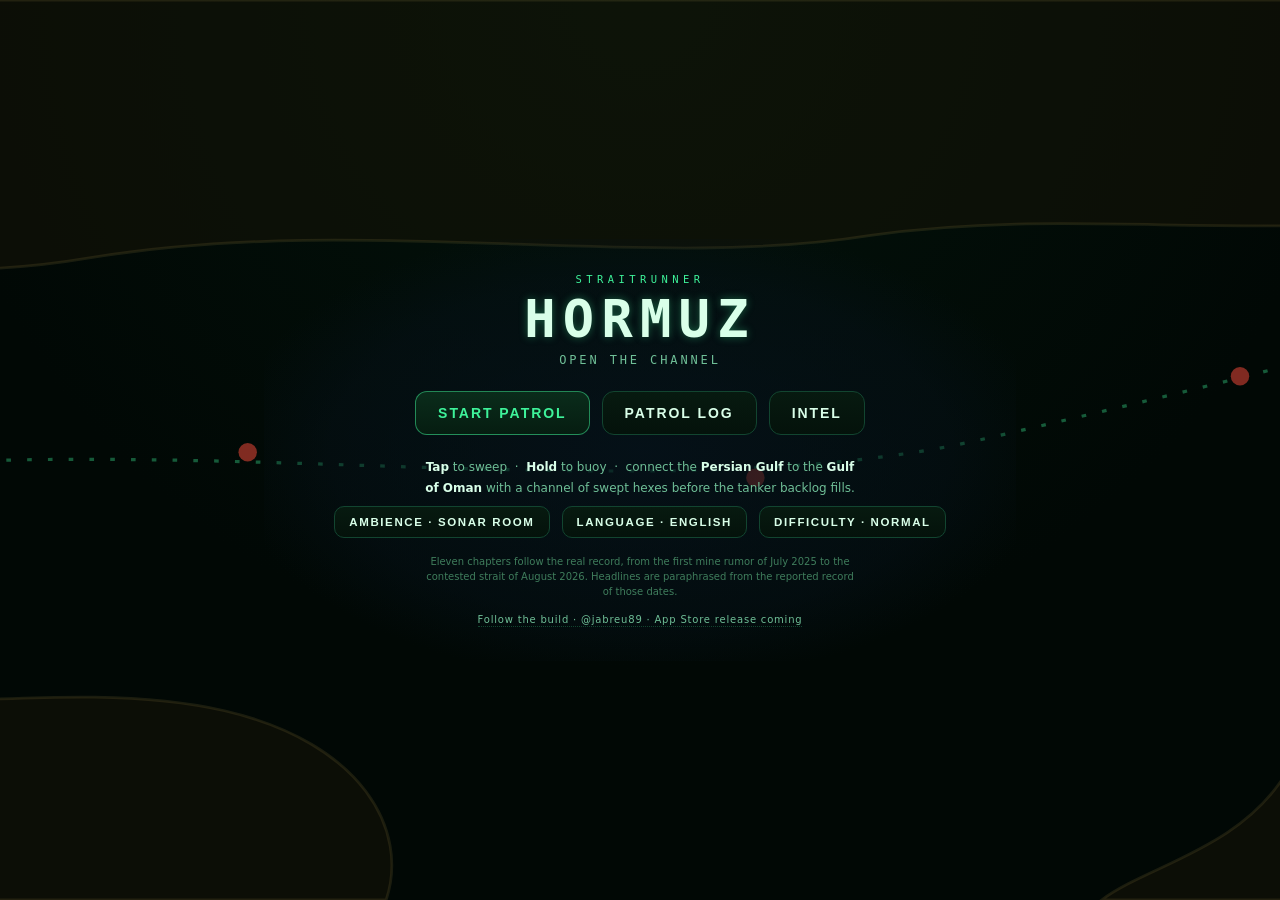
<file: index.html>
<!doctype html>
<html lang="en">
<head>
<meta charset="utf-8">
<meta name="viewport" content="width=device-width, initial-scale=1, maximum-scale=1, user-scalable=no, viewport-fit=cover">
<meta name="apple-mobile-web-app-capable" content="yes">
<meta name="mobile-web-app-capable" content="yes">
<meta name="apple-mobile-web-app-status-bar-style" content="black-translucent">
<meta name="apple-mobile-web-app-title" content="Straitrunner">
<meta name="theme-color" content="#06121d">
<meta name="description" content="Open the channel: a hex minesweeper set in the 2026 closure of the Strait of Hormuz.">
<title>Straitrunner: Hormuz</title>
<link rel="manifest" href="manifest.webmanifest">
<link rel="apple-touch-icon" href="icons/icon-180.png">
<link rel="icon" href="icons/icon-180.png">
<style>
:root{
  --bg:#06121d;
  --panel:#0b1d2c;
  --panel2:#0e2436;
  --line:#17384f;
  --ink:#dceaf5;
  --dim:#8fb0c4;
  --faint:#6d94aa;
  --amber:#f6a521;
  --red:#ff5c4d;
  --green:#3ddc8b;
  --water-a:#14496b;
  --water-b:#175278;
  --water-c:#1a5b85;
  --water-rev:#0a2334;
  --sat: env(safe-area-inset-top, 0px);
  --sab: env(safe-area-inset-bottom, 0px);
  --sal: env(safe-area-inset-left, 0px);
  --sar: env(safe-area-inset-right, 0px);
  --t-fast:120ms;
  --t-med:220ms;
  --ease-out:cubic-bezier(.2,.7,.3,1);
  --ease-pop:cubic-bezier(.34,1.45,.64,1);
}
*{margin:0;padding:0;box-sizing:border-box;-webkit-tap-highlight-color:transparent}
html,body{height:100%}
body{
  background:var(--bg);
  color:var(--ink);
  font-family:-apple-system,BlinkMacSystemFont,"SF Pro Text",system-ui,"Segoe UI",Roboto,sans-serif;
  overflow:hidden;
  touch-action:manipulation;
  -webkit-user-select:none;user-select:none;
  -webkit-touch-callout:none;
  -webkit-text-size-adjust:100%;
}
#app{
  position:fixed;inset:0;
  padding-left:var(--sal);padding-right:var(--sar);
  background:radial-gradient(90% 120% at 50% 0%, #0a1f30 0%, var(--bg) 62%);
  display:flex;flex-direction:column;
}
.mono{font-family:ui-monospace,"SF Mono",Menlo,Consolas,monospace}

/* ---------- rotate prompt (portrait) ---------- */
#rotate{
  display:none;position:fixed;inset:0;z-index:99;background:var(--bg);
  flex-direction:column;align-items:center;justify-content:center;gap:18px;text-align:center;padding:30px;
}
#rotate .phone{
  width:46px;height:78px;border:3px solid var(--amber);border-radius:10px;
  animation:rot 2.2s ease-in-out infinite;
}
@keyframes rot{0%,25%{transform:rotate(0)}60%,100%{transform:rotate(-90deg)}}
#rotate h2{font-size:16px;letter-spacing:.28em;text-transform:uppercase}
#rotate p{font-size:12.5px;color:var(--dim);max-width:260px;line-height:1.6}
/* Portrait fallback: rotation-locked phones and in-app browsers (X, WhatsApp)
   never rotate the viewport, so render the whole app sideways instead; the
   player just holds the phone horizontally. Keyed to coarse pointers so a
   tall desktop window still gets the rotate prompt. */
@media (orientation: portrait) and (pointer: coarse){
  body{
    width:100vh;height:100vw;
    width:100dvh;height:100dvw;
    transform:rotate(90deg) translate(0,-100%);
    transform-origin:top left;
  }
}
@media (orientation: portrait) and (pointer: fine){ #rotate{display:flex} }

/* ---------- screens ---------- */
.screen{position:absolute;inset:0;display:none;flex-direction:column;overflow:hidden;
  padding-left:max(var(--sal), var(--gutter-l, 0px));
  padding-right:max(var(--sar), var(--gutter-r, 0px))}
.screen.active{display:flex;z-index:2;animation:screenin .3s var(--ease-out)}
@keyframes screenin{from{opacity:0;transform:translateX(16px)}}
.screen.leaving{display:flex;z-index:1;pointer-events:none;animation:screenout .18s var(--ease-out) forwards}
@keyframes screenout{to{opacity:0;transform:translateX(-12px)}}

/* ---------- shared ---------- */
.btn{
  appearance:none;border:1px solid var(--line);border-radius:12px;
  background:linear-gradient(180deg,var(--panel2),var(--panel));
  color:var(--ink);font-size:14px;font-weight:700;letter-spacing:.14em;text-transform:uppercase;
  padding:13px 22px;cursor:pointer;position:relative;
  transition:transform var(--t-fast) ease,border-color var(--t-fast) ease;
}
.btn::after{content:"";position:absolute;left:-4px;right:-4px;top:50%;height:44px;min-height:100%;transform:translateY(-50%)}
.btn:active{transform:scale(.97)}
.btn.primary{border-color:rgba(246,165,33,.55);background:linear-gradient(180deg,#3a2a10,#2a1e0b);color:var(--amber)}
.btn.small{padding:9px 14px;font-size:11.5px;border-radius:10px}
.iconbtn{
  width:44px;height:44px;border-radius:10px;border:0;
  background:transparent;color:var(--dim);cursor:pointer;
  display:flex;align-items:center;justify-content:center;flex:0 0 auto;
  transition:transform var(--t-fast) ease,color var(--t-fast) ease;
}
.iconbtn:active{transform:scale(.88);color:var(--ink)}
.btn:focus-visible,.iconbtn:focus-visible,.intel-tab:focus-visible,.chap-card:focus-visible,
.diffopt:focus-visible,.followline:focus-visible{outline:2px solid var(--green);outline-offset:2px}
@media (hover:hover){
  .btn:hover{border-color:rgba(61,220,139,.45)}
  .btn.primary:hover{border-color:rgba(246,165,33,.8)}
  .iconbtn:hover{color:var(--ink)}
  .chap-card:hover:not(.locked){border-color:rgba(61,220,139,.4)}
  .diffopt:hover:not(.on):not(.locked){border-color:rgba(61,220,139,.35);background:rgba(61,220,139,.04)}
  .intel-tab:hover:not(.on){color:var(--ink);border-color:rgba(61,220,139,.35)}
}
.chip{font-size:11px;letter-spacing:.1em;color:var(--dim);border:1px solid var(--line);border-radius:99px;padding:6px 12px;background:var(--panel)}
.chip b{color:var(--ink)}
.chip.best{color:var(--amber);border-color:rgba(246,165,33,.55);background:rgba(246,165,33,.1);font-weight:700}
.chip.perfect{color:var(--green);border-color:rgba(61,220,139,.5);background:rgba(61,220,139,.08);font-weight:700}

/* ---------- title ---------- */
#scr-title{align-items:center;justify-content:center;text-align:center;
  padding:20px max(20px, var(--sar), var(--gutter-r, 0px)) 20px max(20px, var(--sal), var(--gutter-l, 0px))}
.titlemap{position:absolute;inset:0;width:100%;height:100%;opacity:.5;pointer-events:none}
.titlemap .coast{fill:#123048}
.titlemap .route{fill:none;stroke:var(--amber);stroke-width:1.4;stroke-dasharray:2 7;opacity:.7;animation:routedrift 22s linear infinite}
@keyframes routedrift{to{stroke-dashoffset:-90}}
.titlemap .mdot{fill:var(--red);animation:pulse 2.4s ease-in-out infinite}
.titlemap .mdot.d2{animation-delay:.8s}
.titlemap .mdot.d3{animation-delay:1.6s}
@keyframes pulse{0%,100%{opacity:.25}50%{opacity:.95}}
.title-inner{position:relative;z-index:2;display:flex;flex-direction:column;align-items:center;gap:8px}
.title-inner::before{content:"";position:absolute;inset:-34px -70px;z-index:-1;pointer-events:none;
  background:radial-gradient(ellipse at center,rgba(6,18,29,.75),rgba(6,18,29,.4) 58%,transparent 78%)}
.kicker{font-size:10.5px;letter-spacing:.42em;color:var(--amber);text-transform:uppercase}
h1.logo{font-size:52px;letter-spacing:.14em;font-weight:800;line-height:1;text-shadow:0 6px 30px rgba(246,165,33,.18)}
.tagline{font-size:12px;letter-spacing:.24em;color:var(--dim);text-transform:uppercase}
.title-btns{display:flex;gap:12px;margin-top:16px}
.title-tools{display:flex;gap:12px}
.howto{margin-top:14px;font-size:12px;color:var(--dim);line-height:1.7;max-width:480px;text-wrap:balance}
.howto b{color:var(--ink)}
.finenote{margin-top:8px;font-size:10px;color:var(--faint);max-width:440px;line-height:1.5}
.followline{margin-top:7px;font-size:10px;letter-spacing:.08em;color:var(--dim);text-decoration:none;border-bottom:1px dotted var(--line);padding-bottom:1px;position:relative}
.followline::after{content:"";position:absolute;left:-6px;right:-6px;top:50%;height:44px;transform:translateY(-50%)}
.followline:hover,.followline:active{color:var(--amber);border-color:var(--amber)}

/* ---------- chapters ---------- */
#scr-chapters{padding-top:calc(10px + var(--sat))}
.chap-head{display:flex;align-items:center;gap:12px;padding:0 16px 10px}
.chap-head h2{font-size:14px;letter-spacing:.3em;text-transform:uppercase}
.chap-row{
  flex:1;display:flex;gap:12px;overflow-x:auto;padding:4px 16px calc(14px + var(--sab));
  -webkit-overflow-scrolling:touch;scroll-snap-type:x proximity;align-items:center;scroll-padding:0 16px;
}
.chap-card{
  flex:0 0 240px;scroll-snap-align:start;display:flex;flex-direction:column;gap:8px;text-align:left;
  border:1px solid var(--line);border-radius:14px;background:linear-gradient(180deg,var(--panel2),var(--panel));
  padding:16px;cursor:pointer;color:var(--ink);height:100%;max-height:430px;
  transition:transform var(--t-fast) ease,border-color var(--t-fast) ease;
}
.chap-card:active{transform:scale(.985)}
.chap-card.locked{opacity:.6;pointer-events:none}
.chap-card.locked .chap-state{color:var(--dim)}
.chap-d1{font-size:10px;color:var(--faint);letter-spacing:.2em}
.chap-d2{font-size:20px;font-weight:800;color:var(--amber)}
.chap-code{font-size:9.5px;letter-spacing:.28em;color:var(--faint);margin-top:8px}
.chap-name{font-size:16px;font-weight:800;letter-spacing:.06em}
.chap-sub{font-size:11px;color:var(--dim);line-height:1.5;flex:1;overflow:hidden}
.chap-state{font-size:11px;color:var(--faint);letter-spacing:.08em;margin-top:2px}
.chap-state .done{color:var(--green);font-weight:700}
.chap-state .go{color:var(--amber);font-weight:700}
.chap-state .star{color:var(--amber)}

/* ---------- intel file ---------- */
#scr-prologue{padding-top:calc(10px + var(--sat))}
.intel-tabs{flex:1;display:flex;gap:6px;overflow-x:auto;-webkit-overflow-scrolling:touch;padding:2px 4px}
.intel-tab{
  flex:0 0 auto;appearance:none;border:1px solid var(--line);border-radius:99px;background:var(--panel);
  color:var(--dim);font-size:10px;font-weight:700;letter-spacing:.14em;text-transform:uppercase;
  padding:7px 13px;cursor:pointer;font-family:inherit;position:relative;
  transition:transform var(--t-fast) ease,color var(--t-fast) ease,border-color var(--t-fast) ease,background-color var(--t-fast) ease;
}
.intel-tab::after{content:"";position:absolute;left:-3px;right:-3px;top:50%;height:44px;transform:translateY(-50%)}
.intel-tab.on{border-color:rgba(62,242,154,.55);background:rgba(62,242,154,.1);color:var(--amber)}
.intel-tab:active{transform:scale(.96)}
.intel-body{
  flex:1;overflow-y:auto;-webkit-overflow-scrolling:touch;
  padding:8px 16px calc(14px + var(--sab));
  display:grid;grid-template-columns:repeat(auto-fill,minmax(300px,1fr));gap:10px;align-content:start;
}
.intel-entry{
  border:1px solid var(--line);border-radius:12px;background:linear-gradient(180deg,var(--panel2),var(--panel));
  padding:12px 14px;
}
.intel-entry h4{font-size:12px;font-weight:800;letter-spacing:.12em;margin-bottom:5px;color:var(--amber)}
.intel-entry p{font-size:11.5px;color:var(--dim);line-height:1.6}
.intel-entry p b{color:var(--ink)}
.intel-cta{grid-column:1/-1;display:flex;justify-content:center;padding:6px 0}
.mx-ch{font-size:9px;letter-spacing:.2em;color:var(--amber);border:1px solid rgba(246,165,33,.4);border-radius:4px;padding:1.5px 5px;vertical-align:2px;margin-left:6px}
.mx-img{margin:7px 0 8px}
.mx-img svg{width:100%;max-width:280px;height:auto;display:block;border:1px solid var(--line);border-radius:8px;background:rgba(2,10,16,.5)}
.mx-tips{margin-top:7px}
.mx-list{margin:3px 0 0 16px;font-size:11.5px;color:var(--dim);line-height:1.55}
.mx-list li{margin-bottom:3px}
.mx-locked{opacity:.45}
.mx-dev{grid-column:1/-1;border-color:rgba(246,165,33,.5)}
.mx-dev p{color:var(--amber);font-size:10.5px;letter-spacing:.08em}
.fact{
  font-size:11px;color:var(--dim);line-height:1.55;font-style:italic;
  border-left:2px solid var(--line);padding-left:10px;margin:18px 4px 2px;text-align:left;
}
.aivs{
  margin:2px 0 16px;font-size:11px;letter-spacing:.04em;color:var(--dim);
  font-family:ui-monospace,SFMono-Regular,Menlo,monospace;
}
.aivs .aibeat{color:var(--amber);font-weight:700}
.fact b{color:var(--ink);font-style:normal;letter-spacing:.08em}

/* ---------- briefing ---------- */
#scr-brief{padding-top:calc(10px + var(--sat))}
.brief-top{display:flex;align-items:center;gap:12px;padding:0 16px}
.brief-grid{
  flex:1;display:grid;grid-template-columns:1fr 1.15fr;gap:18px;
  padding:10px 18px calc(14px + var(--sab));min-height:0;
}
.brief-left{display:flex;flex-direction:column;justify-content:flex-start;gap:12px;min-width:0}
.brief-left > .btn{margin-top:auto;align-self:flex-start}
.brief-scroll{display:flex;flex-direction:column;gap:12px;min-height:0}
.brief-tag{font-size:9.5px;letter-spacing:.4em;color:var(--red);text-transform:uppercase}
.brief-date{font-size:27px;font-weight:800;letter-spacing:.05em}
.brief-name{font-size:13px;letter-spacing:.26em;color:var(--amber);text-transform:uppercase;font-weight:700}
.brief-sector{font-size:10px;letter-spacing:.24em;color:var(--faint);text-transform:uppercase}
.brief-sub{font-size:12.5px;color:var(--dim);line-height:1.6}
.mission{display:flex;gap:8px;flex-wrap:wrap}
.mxchip{color:var(--red);border-color:rgba(255,92,77,.45)}
#btnDiff{margin-left:auto}
#btnDiff.hardon{color:var(--red);border-color:rgba(255,92,77,.55);background:rgba(255,92,77,.08)}
.hardtag{color:var(--red);font-weight:700;letter-spacing:.06em}
.diffopt{border:1px solid var(--line);border-radius:12px;padding:12px 14px;margin-bottom:10px;
  text-align:left;cursor:pointer;background:rgba(11,29,44,.35);
  appearance:none;display:block;width:100%;font-family:inherit;color:var(--ink);
  transition:transform var(--t-fast) ease,border-color var(--t-fast) ease,background-color var(--t-fast) ease}
.diffopt:active{transform:scale(.985)}
.diffopt.on{border-color:rgba(62,242,154,.5);background:rgba(62,242,154,.06)}
.diffopt.locked{opacity:.5}
.diffname{font-size:13px;font-weight:800;letter-spacing:.2em;margin-bottom:6px}
.diffnow{color:var(--green);font-size:10px;letter-spacing:.1em}
.diffbul{font-size:11px;color:var(--dim);line-height:1.7}
.diffsug{margin-top:12px}
.diffsug .btn{border-color:rgba(246,165,33,.5);color:var(--amber)}
.brief-right{display:flex;flex-direction:column;gap:10px;min-height:0}
.wire{border:1px solid var(--line);border-radius:14px;background:var(--panel);overflow:hidden;flex:0 1 auto;min-height:0;display:flex;flex-direction:column}
.wire-head{font-size:9.5px;letter-spacing:.32em;color:var(--faint);padding:9px 14px;border-bottom:1px solid var(--line);text-transform:uppercase}
.wire-body{overflow-y:auto;-webkit-overflow-scrolling:touch}
.wire-item{display:flex;gap:10px;padding:10px 14px;border-bottom:1px solid rgba(23,56,79,.5);align-items:baseline}
.wire-item:last-child{border-bottom:0}
.wire-src{flex:0 0 auto;font-size:9px;letter-spacing:.12em;color:var(--amber);border:1px solid rgba(246,165,33,.35);border-radius:4px;padding:2px 6px;text-transform:uppercase}
.wire-h{font-size:12px;line-height:1.5;color:var(--ink)}



/* ---------- game ----------
   The board fills the whole screen; HUD floats over the Iranian coast (top land)
   and the ticker over the southern coast, so no pixel is spent on chrome bars. */
#scr-game{padding:0}
.hud{
  position:absolute;top:calc(3px + var(--sat));left:0;right:0;z-index:6;
  display:flex;align-items:center;gap:6px;pointer-events:none;
  padding:0 calc(max(var(--sar), var(--gutter-r, 0px)) + 8px)
          0 calc(max(var(--sal), var(--gutter-l, 0px)) + 8px);
}
.hud button,.hud .stat,.hud .backlog-mid{pointer-events:auto}
#scr-game .hud .iconbtn{border:1px solid var(--line);border-radius:9px;background:rgba(4,14,10,.62);-webkit-backdrop-filter:blur(3px);backdrop-filter:blur(3px)}
[data-theme="chart"] #scr-game .hud .iconbtn{background:rgba(255,252,240,.55);border-color:#b3a17c}
.hud-title{text-shadow:0 1px 4px rgba(0,0,0,.8)}
.hud-title{min-width:0;line-height:1.2;margin-right:2px;border:1px solid var(--line);border-radius:9px;background:rgba(4,14,10,.62);padding:3px 9px;-webkit-backdrop-filter:blur(3px);backdrop-filter:blur(3px)}
.hud-name{font-size:12.5px;font-weight:800;letter-spacing:.09em;white-space:nowrap;overflow:hidden;text-overflow:ellipsis}
.hud-date{font-size:8.5px;color:var(--amber);letter-spacing:.16em;white-space:nowrap;overflow:hidden;text-overflow:ellipsis}
.backlog-mid{flex:1;min-width:80px;max-width:520px;margin:0 auto;display:flex;flex-direction:column;gap:3px}
.backlog-row{display:flex;align-items:center;gap:7px}
.backlog-count{font-size:13px;color:var(--dim);white-space:nowrap}
.backlog-count b{color:var(--amber)}
.slots{display:flex;gap:3px;flex:1}
.slot{
  flex:1;height:12px;border:1px solid var(--line);border-radius:3px;background:rgba(11,29,44,.7);
  display:flex;align-items:center;justify-content:center;line-height:1;
}
.slot.filled{background:rgba(246,165,33,.14);border-color:rgba(246,165,33,.45)}
.slot.filled.hot{background:rgba(255,92,77,.16);border-color:rgba(255,92,77,.55)}
.slot.new{animation:slotpop .35s ease}
@keyframes slotpop{0%{transform:scale(.4)}70%{transform:scale(1.18)}100%{transform:scale(1)}}
.tankbar{height:3px;border-radius:2px;background:var(--panel2);overflow:hidden}
.tankbar i{display:block;height:100%;width:0%;background:linear-gradient(90deg,var(--amber),var(--red));transition:width .22s linear}
.stat{
  border:1px solid var(--line);border-radius:9px;background:rgba(4,14,10,.62);-webkit-backdrop-filter:blur(3px);backdrop-filter:blur(3px);
  padding:5px 9px;font-size:11px;letter-spacing:.05em;color:var(--dim);
  display:flex;align-items:center;gap:5px;white-space:nowrap;
}
.stat b{color:var(--ink);font-size:12.5px}
.stat.alert{animation:statalert 1.1s ease}
@keyframes statalert{0%,100%{border-color:var(--line)}25%,60%{border-color:var(--red);background:rgba(255,92,77,.14)}}
.stat b.bump,.backlog-count b.bump{animation:statbump .3s ease}
@keyframes statbump{30%{color:var(--green);text-shadow:0 0 8px rgba(61,220,139,.5)}}
.minedot{width:9px;height:9px;border-radius:50%;background:var(--red);box-shadow:0 0 0 2px rgba(255,92,77,.25)}
#boardWrap{
  position:absolute;inset:0;display:flex;align-items:center;justify-content:center;
  /* the extra 12px on the left keeps the start column clear of punch-holes and notches */
  padding:2px max(var(--sar), var(--gutter-r, 0px)) 2px calc(max(var(--sal), var(--gutter-l, 0px)) + 12px);
}
#boardWrap.shake{animation:shake .5s ease}
@keyframes shake{
  0%,100%{transform:translate(0,0)}
  20%{transform:translate(-7px,3px)}40%{transform:translate(6px,-4px)}
  60%{transform:translate(-5px,-3px)}80%{transform:translate(4px,3px)}
}
svg#board{width:100%;height:100%;touch-action:none}

/* board layers */
/* nothing decorative may swallow touches: only the hex cells are interactive */
.chart-deco,.coastlayer,.caustics,.map-label,.goal-mark,.buoy,.buoy-mast,#fxlayer,.city,.intl-border,.deeplayer{pointer-events:none}
.deephex{fill:rgba(16,42,60,.5);stroke:rgba(70,120,150,.14);stroke-width:1}
[data-theme="ecdis"] .deephex{fill:rgba(6,26,34,.55);stroke:rgba(46,110,120,.16)}
[data-theme="chart"] .deephex{fill:rgba(160,190,205,.25);stroke:rgba(90,120,140,.2)}
.city circle{fill:#9fc3d8;opacity:.7}
.port .portglow{fill:#ffd76a;opacity:.28;transform-box:fill-box;transform-origin:center;animation:portpulse 2.8s ease-in-out infinite}
.port .portdot{fill:#ffd76a;opacity:.95}
.port .ring{stroke:#ffd76a;opacity:.5}
@keyframes portpulse{0%,100%{transform:scale(.7);opacity:.32}50%{transform:scale(1.35);opacity:.12}}
.city .ring{fill:none;stroke:#9fc3d8;stroke-width:.8;opacity:.35}
.city text{transition:opacity .9s ease}.city text.swept{opacity:0!important}
.city text{font-size:11.5px;letter-spacing:1.4px;fill:#9fc3d8;opacity:.3;font-weight:700;
  font-family:ui-monospace,"SF Mono",Menlo,Consolas,monospace;
  paint-order:stroke;stroke:#04100a;stroke-width:2.4px}
.intl-border{fill:none;stroke:#9fc3d8;stroke-width:1;opacity:.3;stroke-dasharray:1 4;stroke-linecap:round}
[data-theme="chart"] .city circle{fill:#3d3426;opacity:.85}
[data-theme="chart"] .city .ring{stroke:#3d3426;opacity:.5}
[data-theme="chart"] .city text{fill:#3d3426;opacity:.85}
[data-theme="chart"] .intl-border{stroke:#5a4a2e;opacity:.55}
[data-theme="ecdis"] .city circle{fill:#7fe9b6}
[data-theme="ecdis"] .city .ring{stroke:#7fe9b6}
[data-theme="ecdis"] .city text{fill:#9df5cd;opacity:.32;stroke:#04100a}
[data-theme="ecdis"] .intl-border{stroke:#35e08a;opacity:.35}
.op-area{fill:none;stroke:#9fc3d8;stroke-width:.8;opacity:.14;stroke-dasharray:6 6}
.chart-deco line{stroke:#9fc3d8;stroke-width:.5;opacity:.05}
.chart-deco .contour{fill:none;stroke:#9fc3d8;stroke-width:.7;opacity:.08;stroke-dasharray:4 5}
.chart-deco .compass line{stroke:#9fc3d8;opacity:.3;stroke-width:.9}
.chart-deco .compass path{fill:#9fc3d8;opacity:.3}
.chart-deco .compass text{fill:#9fc3d8;opacity:.35;font-size:7px;text-anchor:middle}
.map-label{font-weight:700;letter-spacing:3.2px;text-anchor:middle;pointer-events:none;
  font-family:ui-monospace,"SF Mono",Menlo,Consolas,monospace}
.map-label.onland{fill:#2c1e08;opacity:.55}
.map-label.water{transition:opacity .9s ease}.map-label.water.swept{opacity:0!important}
.map-label.water{fill:#cfe6f4;opacity:.08;font-weight:600;letter-spacing:4.2px;paint-order:stroke;stroke:#081c2b;stroke-width:3.2px}
.map-label.islet{fill:#a9cee2;opacity:.42}
.iconbtn svg{width:20px;height:20px}
.slot svg{width:13px;max-width:85%;height:7px;color:var(--amber)}
.chip svg{width:11px;height:11px;vertical-align:-1.5px}
.chap-state svg{width:11px;height:11px;vertical-align:-1.5px}
.fx-sonar{fill:none;stroke:#8fd8ff;stroke-width:1.6;transform-box:fill-box;transform-origin:center;animation:fxsonar .9s cubic-bezier(.2,.7,.4,1) forwards}
@keyframes fxsonar{from{transform:scale(.15);opacity:.8}to{transform:scale(3.4);opacity:0}}
.coast{stroke:#38281078;stroke-width:1.2}
.coast.k-I{fill:url(#sandI)}
.coast.k-O{fill:url(#sandO)}
.coast.k-Q{fill:url(#sandQ)}
.buoy{fill:var(--amber);opacity:.55;transform-box:fill-box;transform-origin:center;animation:bob 3.2s ease-in-out infinite}
.buoy-mast{stroke:var(--amber);stroke-width:.8;opacity:.4}
@keyframes bob{0%,100%{transform:translateY(0)}50%{transform:translateY(-1.6px)}}
.caustic-a{animation:causa 46s linear infinite}
.caustic-b{animation:causb 61s linear infinite}
@keyframes causa{from{transform:translate(0,0)}to{transform:translate(90px,70px)}}
@keyframes causb{from{transform:translate(90px,0)}to{transform:translate(0,70px)}}
#boardWrap.winpulse{animation:winpulse .9s cubic-bezier(.3,.8,.4,1)}
@keyframes winpulse{0%{transform:scale(1)}30%{transform:scale(1.014)}100%{transform:scale(1)}}
.mineg .mglow{fill:#ff5a4e;opacity:.16}
.goal-mark{fill:var(--amber);opacity:.5;animation:goalpulse 2.6s ease-in-out infinite}
@keyframes goalpulse{0%,100%{opacity:.28}50%{opacity:.75}}

/* hex cells */
.hexbg{transform-box:fill-box;transform-origin:center;stroke:#071825;stroke-width:1.1}
.cell.covered.w0 .hexbg{fill:url(#wgA)}
.cell.covered.w1 .hexbg{fill:url(#wgB)}
.cell.covered.w2 .hexbg{fill:url(#wgC)}
.cell.covered .hexbg{stroke:#0a2c42;stroke-width:1.4}
.cell.revealed .hexbg{fill:url(#revGrad);animation:hexpop .28s cubic-bezier(.34,1.4,.64,1)}
.cell.wrecked .hexbg{fill:#1c1512;animation:hexpop .3s ease}
.cell .hexbg{transition:transform 140ms var(--ease-out),stroke 140ms ease,stroke-width 140ms ease}
.cell.pressing .hexbg{transform:scale(.88);stroke:#5fd8e8;stroke-width:2;transition:transform .28s ease,stroke .28s ease,stroke-width .28s ease}
/* buoy telegraph: an amber outline closes in on the held hex over LONG_MS */
.chargehex{fill:none;stroke:var(--amber);stroke-width:2;pointer-events:none;
  transform-box:fill-box;transform-origin:center;
  animation:chargein .3s linear forwards}
@keyframes chargein{from{transform:scale(1.9);opacity:.1}to{transform:scale(1.04);opacity:.9}}
@keyframes hexpop{0%{transform:scale(.6);opacity:.3}70%{transform:scale(1.07)}100%{transform:scale(1);opacity:1}}
text.num{font-family:ui-monospace,"SF Mono",Menlo,monospace;font-weight:700;font-size:16px;text-anchor:middle;pointer-events:none}
.n1{fill:#6fd2ff}.n2{fill:#6fe3a5}.n3{fill:#ffd36e}.n4{fill:#ffa14d}.n5{fill:#ff7a63}.n6{fill:#ff5470}
.flagg line{stroke:var(--amber);stroke-width:1.8;stroke-linecap:round}
.flagg path{fill:var(--amber)}
.flagg circle{fill:var(--amber)}
.flagg{animation:flagdrop .32s cubic-bezier(.34,1.56,.64,1);pointer-events:none}
@keyframes flagdrop{0%{transform:translateY(-9px) scale(.5);opacity:0}60%{transform:translateY(1.5px) scale(1.06);opacity:1}100%{transform:translateY(0) scale(1)}}
.cell.revealed text.num{animation:numin .3s ease .06s backwards}
@keyframes numin{from{opacity:0;transform:translateY(3px)}}
.mineg .body{fill:url(#mineGrad)}
.mineg .spikes line{stroke:#c33a2e;stroke-width:2.4;stroke-linecap:round}
.mineg .glint{fill:#ffb3a6}
.mineg{pointer-events:none;animation:hexpop .25s ease}
.wreckg{pointer-events:none;animation:hexpop .3s ease}
.wreckg .hull{fill:#3a2c22}
.wreckg .slick{fill:#0d0a08;opacity:.75}
.wreckg .smoke{fill:#586067;opacity:.4}
.fx-ring{fill:none;stroke:var(--red);stroke-width:2;transform-box:fill-box;transform-origin:center;animation:fxring .6s ease-out forwards}
@keyframes fxring{from{transform:scale(.2);opacity:1}to{transform:scale(2.4);opacity:0}}
.fx-splash{fill:#bfe8ff;transform-box:fill-box;transform-origin:center;animation:fxsplash .5s ease-out forwards}
@keyframes fxsplash{from{transform:scale(.3);opacity:.8}to{transform:scale(1.8);opacity:0}}
.ship .hull{fill:var(--amber)}
.ship .wake{stroke:#bfe8ff;stroke-width:1.4;opacity:.45;stroke-linecap:round}
#entlayer{pointer-events:none}
#entlayer .runner-hit{pointer-events:all;cursor:pointer;fill:transparent}
.dship .stallring{fill:none;stroke:var(--amber);stroke-width:2.4;stroke-dasharray:5 4;opacity:0}
.dship.warn .stallring{opacity:1;animation:stallblink .55s steps(2,start) infinite}
@keyframes stallblink{50%{opacity:.12}}
.runner .hull{fill:#ff5d45}
.runner .sup{fill:#ffb8a8}
.runner .cargo{fill:#5a1008}
.runner .wake{stroke:#ff9d8a;stroke-width:1.1;opacity:.5;stroke-linecap:round}
.runner .beacon{fill:none;stroke:#ff5d45;stroke-width:1.3;opacity:.8;animation:stallblink .9s steps(2,start) infinite}
.dship.gamble .stallring{stroke:#ff5d45;stroke-dasharray:2 3;opacity:1;animation:stallblink .8s steps(2,start) infinite}
.drone .arms{stroke:#ff5d45;stroke-width:1.6}
.drone .rotor{fill:none;stroke:#ff9d8a;stroke-width:1}
.drone .body{fill:#ff5d45}
.drone .beacon{fill:none;stroke:#ff5d45;stroke-width:1.2;opacity:.75;animation:stallblink .5s steps(2,start) infinite}
.holdmark circle{fill:none;stroke:var(--amber);stroke-width:1.5;stroke-dasharray:4 4;transform-box:fill-box;transform-origin:center;animation:holdspin 7s linear infinite}
.holdmark .pin{fill:var(--amber);stroke:none;animation:none}
@keyframes holdspin{to{transform:rotate(360deg)}}

/* effects overlays */
#boomflash{position:absolute;inset:0;background:radial-gradient(120% 120% at 50% 45%,rgba(255,70,40,.38),rgba(255,70,40,.05));opacity:0;pointer-events:none;z-index:15}
#boomflash.on{animation:boomflash-a .55s ease-out}
@keyframes boomflash-a{0%{opacity:0}12%{opacity:1}100%{opacity:0}}
#toast{
  position:absolute;left:50%;bottom:52px;transform:translateX(-50%) translateY(8px);
  background:rgba(8,19,29,.94);border:1px solid var(--line);border-radius:10px;
  padding:9px 16px;font-size:12px;color:var(--ink);letter-spacing:.04em;line-height:1.5;
  opacity:0;pointer-events:none;transition:opacity .3s,transform .3s;z-index:12;
  max-width:70%;text-align:center;
}
#toast.show{opacity:1;transform:translateX(-50%) translateY(0)}

/* ticker */
.ticker{
  position:absolute;left:0;right:0;bottom:0;z-index:6;pointer-events:none;
  background:linear-gradient(180deg, transparent, rgba(3,10,16,.82) 45%);
  padding:8px 0 calc(4px + max(var(--sab), var(--gutter-b, 0px)));
  overflow:hidden;white-space:nowrap;
}
.ticker::before{
  content:"LIVE";position:absolute;left:0;top:8px;bottom:var(--sab);z-index:2;
  display:flex;align-items:center;padding:0 26px 0 12px;
  background:linear-gradient(90deg, rgba(3,10,16,.92) calc(100% - 18px), transparent);
  color:var(--red);font-size:8.5px;font-weight:800;letter-spacing:.28em;
}
html[lang="es"] .ticker::before{content:"EN VIVO"}
.tick-track{display:inline-block;font-size:11.5px;color:var(--dim);letter-spacing:.04em;animation:tick linear infinite}
.tick-track b{color:var(--amber);font-weight:700}
@keyframes tick{from{transform:translateX(0)}to{transform:translateX(-50%)}}

/* modal */
.modal{
  position:absolute;inset:0;display:flex;align-items:center;justify-content:center;
  background:rgba(4,10,16,.72);-webkit-backdrop-filter:blur(6px);backdrop-filter:blur(6px);z-index:20;padding:20px;
  opacity:0;visibility:hidden;pointer-events:none;
  transition:opacity var(--t-med) ease,visibility 0s linear var(--t-med);
}
.modal.open{opacity:1;visibility:visible;pointer-events:auto;transition:opacity var(--t-med) ease}
.modal-card{
  width:100%;max-width:400px;border:1px solid var(--line);border-radius:18px;
  background:linear-gradient(180deg,#10283c,var(--panel));padding:22px;text-align:center;
  max-height:90%;overflow-y:auto;
  transform:translateY(26px) scale(.92);opacity:0;
  transition:transform var(--t-med) var(--ease-pop),opacity var(--t-med) ease;
}
.modal.open .modal-card{transform:none;opacity:1}
#modal .modal-card,#diffmodal .modal-card{max-width:470px}
#modal .modal-btns .btn.primary{flex:1 1 100%}
#modal .modal-card.bad{border-color:rgba(255,92,77,.4)}
#modal .modal-card.bad .modal-title{color:#ffb4ab}
#fmodal .modal-flavor{text-align:left;max-width:340px;margin-left:auto;margin-right:auto}
.modal-card{scrollbar-width:none}
.modal-card::-webkit-scrollbar{display:none}
.modal-kicker{font-size:10px;letter-spacing:.4em;text-transform:uppercase;margin-bottom:8px}
.modal-kicker.good{color:var(--green)}
.modal-kicker.bad{color:var(--red)}
.modal-title{font-size:24px;font-weight:800;letter-spacing:.1em;margin-bottom:10px}
.modal-flavor{font-size:12.5px;color:var(--dim);line-height:1.6;margin-bottom:14px}
.modal-stats{display:flex;justify-content:center;gap:8px;margin-bottom:14px;flex-wrap:wrap}
.modal-stats .chip{animation:chipin .32s ease backwards}
.modal-stats .chip:nth-child(1){animation-delay:.1s}
.modal-stats .chip:nth-child(2){animation-delay:.2s}
.modal-stats .chip:nth-child(3){animation-delay:.3s}
.modal-stats .chip:nth-child(4){animation-delay:.4s}
.modal-stats .chip:nth-child(5){animation-delay:.5s}
@keyframes chipin{from{opacity:0;transform:translateY(7px)}}
.modal-btns{display:flex;gap:10px;justify-content:center;flex-wrap:wrap}
#fmImg{margin:12px auto 14px;max-width:300px}
#fmImg svg{width:100%;height:auto;display:block;border:1px solid var(--line);border-radius:10px;background:rgba(2,10,16,.5);padding:3px 0}

/* ---------- render themes (test: ?theme=chart / ?theme=ecdis) ---------- */
:root[data-theme="chart"]{
  --bg:#e9dfc8; --panel:#e2d6b8; --panel2:#eee4cc; --line:#c4b28c;
  --ink:#2b3440; --dim:#5c6672; --faint:#8a8268;
  --amber:#b23a2f; --red:#a02c22; --green:#2e7d4f;
  --water-rev:#efe7d2;
}
[data-theme="chart"] #app{background:radial-gradient(90% 120% at 50% 0%, #efe6cf 0%, #e9dfc8 62%)}
[data-theme="chart"] .hexbg{stroke:#93a5a0;stroke-width:1}
[data-theme="chart"] .coast{stroke:#3a414877}
[data-theme="chart"] .chart-deco line{stroke:#2b3440;opacity:.1}
[data-theme="chart"] .chart-deco .contour{stroke:#2b3440;opacity:.14}
[data-theme="chart"] .chart-deco .compass line{stroke:#2b3440;opacity:.5}
[data-theme="chart"] .chart-deco .compass path{fill:#2b3440;opacity:.5}
[data-theme="chart"] .chart-deco .compass text{fill:#2b3440;opacity:.55}
[data-theme="chart"] .op-area{stroke:#2b3440;opacity:.22}
[data-theme="chart"] .map-label.onland{fill:#4a3d24;opacity:.72}
[data-theme="chart"] .map-label.water{fill:#3d5560;opacity:.6;stroke:#e9dfc8}
[data-theme="chart"] .n1{fill:#1f5f8b}[data-theme="chart"] .n2{fill:#2e7d4f}
[data-theme="chart"] .n3{fill:#b4762a}[data-theme="chart"] .n4{fill:#a04b2b}
[data-theme="chart"] .n5{fill:#8e2f3c}[data-theme="chart"] .n6{fill:#6b2d5b}
[data-theme="chart"] .flagg line{stroke:#a02c22}
[data-theme="chart"] .flagg path,[data-theme="chart"] .flagg circle{fill:#a02c22}
[data-theme="chart"] .mineg .spikes line{stroke:#2b2b2b}
[data-theme="chart"] .mineg .glint{fill:#9c9c9c}
[data-theme="chart"] .mineg .mglow{fill:#a02c22;opacity:.14}
[data-theme="chart"] .buoy{fill:#a02c22}
[data-theme="chart"] .buoy-mast{stroke:#a02c22}
[data-theme="chart"] .goal-mark{fill:#a02c22}
[data-theme="chart"] .wreckg .hull{fill:#5a4636}
[data-theme="chart"] .wreckg .slick{fill:#494439;opacity:.5}
[data-theme="chart"] .fx-splash{fill:#5f9dad}
[data-theme="chart"] .fx-sonar{stroke:#1f5f8b}
[data-theme="chart"] .ship .hull{fill:#2b3440}
[data-theme="chart"] .ship .wake{stroke:#5f9dad}
[data-theme="chart"] .slot.filled{background:rgba(178,58,47,.12);border-color:rgba(178,58,47,.4)}
[data-theme="chart"] .slot.filled.hot{background:rgba(160,44,34,.2);border-color:rgba(160,44,34,.6)}
[data-theme="chart"] .btn.primary{background:linear-gradient(180deg,#d8bfa0,#ccae88);color:#7c2119;border-color:rgba(160,44,34,.5)}
[data-theme="chart"] .modal-card{background:linear-gradient(180deg,#efe4c9,#e2d6b8)}
[data-theme="chart"] .ticker{background:linear-gradient(180deg, transparent, rgba(226,214,184,.9) 45%)}
[data-theme="chart"] .ticker::before{background:linear-gradient(90deg,#e2d6b8 calc(100% - 18px),transparent)}
[data-theme="chart"] #toast{background:rgba(238,228,204,.96);color:#2b3440}
[data-theme="chart"] .titlemap .coast{fill:#d3c29b}
[data-theme="chart"] .wire-src{color:#a02c22;border-color:rgba(160,44,34,.4)}
[data-theme="chart"] .map-label.islet{fill:#4a3d24;opacity:.68}
[data-theme="chart"] .stat{background:rgba(255,252,240,.55);border-color:#b3a17c}
[data-theme="chart"] .slot{background:rgba(255,252,240,.4);border-color:#b3a17c}
[data-theme="chart"] .tankbar{background:#d3c5a2}
[data-theme="ecdis"] .map-label.islet{fill:#7fe9b6;opacity:.45}

:root[data-theme="ecdis"]{
  --bg:#010805; --panel:#04120b; --panel2:#071a10; --line:#124530;
  --ink:#d9ffe9; --dim:#6fbf97; --faint:#3f7d5c;
  --amber:#3ef29a; --red:#ff4d3d; --green:#52ffb0;
  --water-rev:#031710;
}
[data-theme="ecdis"] #app{background:radial-gradient(90% 120% at 50% 0%, #03130b 0%, #010805 62%)}
[data-theme="ecdis"] .hexbg{stroke:#062028}
[data-theme="ecdis"] .cell.covered .hexbg{stroke:#0e4a52;stroke-width:1.2}
[data-theme="ecdis"] .coast{stroke:#ffd76a33;stroke-width:1.2}
[data-theme="ecdis"] .chart-deco line{stroke:#3ef29a;opacity:.08}
[data-theme="ecdis"] .chart-deco .contour{stroke:#2de8b0;opacity:.12}
[data-theme="ecdis"] .chart-deco .compass line{stroke:#3ef29a;opacity:.55}
[data-theme="ecdis"] .chart-deco .compass path{fill:#3ef29a;opacity:.55}
[data-theme="ecdis"] .chart-deco .compass text{fill:#3ef29a;opacity:.6}
[data-theme="ecdis"] .op-area{stroke:#3ef29a;opacity:.22}
[data-theme="ecdis"] .map-label.onland{fill:#e0be55;opacity:.85;paint-order:stroke;stroke:#180f02;stroke-width:2.6px}
[data-theme="ecdis"] .map-label.islet{fill:#c9a94a;opacity:.5}
[data-theme="ecdis"] .map-label.water{fill:#8df2df;opacity:.66;stroke:#02120b;stroke-width:3.2px}
[data-theme="ecdis"] .city circle{fill:#ffd76a}
[data-theme="ecdis"] .port .portglow,[data-theme="ecdis"] .port .portdot{fill:#ffd76a}
[data-theme="ecdis"] .city .ring{stroke:#ffd76a}
[data-theme="ecdis"] .city text{fill:#c9a94a;opacity:.75}
[data-theme="ecdis"] .intl-border{stroke:#c9a94a;opacity:.4}
[data-theme="ecdis"] .n1{fill:#4de3ff}[data-theme="ecdis"] .n2{fill:#3ef29a}
[data-theme="ecdis"] .n3{fill:#ffd76a}[data-theme="ecdis"] .n4{fill:#ffab4d}
[data-theme="ecdis"] .n5{fill:#ff7a5e}[data-theme="ecdis"] .n6{fill:#ff4d6d}
/* faux phosphor bloom on numerals: same-hue translucent stroke under the fill */
[data-theme="ecdis"] text.num{paint-order:stroke;stroke-width:2.6px;stroke-opacity:.3}
[data-theme="ecdis"] .n1{stroke:#4de3ff}[data-theme="ecdis"] .n2{stroke:#3ef29a}
[data-theme="ecdis"] .n3{stroke:#ffd76a}[data-theme="ecdis"] .n4{stroke:#ffab4d}
[data-theme="ecdis"] .n5{stroke:#ff7a5e}[data-theme="ecdis"] .n6{stroke:#ff4d6d}
[data-theme="ecdis"] .flagg line{stroke:#ffd76a}
[data-theme="ecdis"] .flagg path,[data-theme="ecdis"] .flagg circle{fill:#ffd76a}
[data-theme="ecdis"] .mineg .spikes line{stroke:#ff5347}
[data-theme="ecdis"] .mineg .mglow{fill:#ff4d3d;opacity:.26}
[data-theme="ecdis"] .buoy{fill:#ffd76a;animation:buoyflash 2.6s ease-in-out infinite}
[data-theme="ecdis"] .buoy-mast{stroke:#ffd76a}
@keyframes buoyflash{0%,72%,100%{opacity:.25}80%,88%{opacity:.95}}
[data-theme="ecdis"] .goal-mark{fill:#3ef29a}
[data-theme="ecdis"] .cell.wrecked .hexbg{fill:#1d0806;stroke:#7c2118}
[data-theme="ecdis"] .wreckg .hull{fill:#8a4a2e}
[data-theme="ecdis"] .wreckg .slick{fill:#2a0f08;opacity:.85}
[data-theme="ecdis"] .wreckg .smoke{fill:#b0543a;opacity:.55}
[data-theme="ecdis"] .fx-splash{fill:#4de3ff}
[data-theme="ecdis"] .fx-sonar{stroke:#3ef29a}
[data-theme="ecdis"] .ship .hull{fill:#3ef29a}
[data-theme="ecdis"] .ship .wake{stroke:#4de3ff}
[data-theme="ecdis"] .slot{background:rgba(3,20,13,.8);border-color:#124530}
[data-theme="ecdis"] .slot.filled{background:rgba(62,242,154,.24);border-color:rgba(62,242,154,.6)}
[data-theme="ecdis"] .slot.filled.hot{background:rgba(255,77,61,.26);border-color:rgba(255,77,61,.7)}
[data-theme="ecdis"] #toast{background:rgba(2,13,8,.95);border-color:#124530}
[data-theme="ecdis"] .btn.primary{background:linear-gradient(180deg,#0a2c1b,#061d11);color:#3ef29a;border-color:rgba(62,242,154,.5)}
[data-theme="ecdis"] .modal-card{background:linear-gradient(180deg,#07211466,#04120b);background-color:#061810}
[data-theme="ecdis"] .ticker{background:linear-gradient(180deg, transparent, rgba(2,13,8,.85) 45%)}
[data-theme="ecdis"] .ticker::before{background:linear-gradient(90deg,#020d08 calc(100% - 18px),transparent)}
[data-theme="ecdis"] .titlemap .coast{fill:#171407}
[data-theme="ecdis"] .titlemap .route{stroke:#3ef29a}
[data-theme="ecdis"] .wire-src{color:#3ef29a;border-color:rgba(62,242,154,.4)}
/* instrument-cluster typography + phosphor glow on the chrome */
[data-theme="ecdis"] .hud-name,[data-theme="ecdis"] .hud-date,[data-theme="ecdis"] .stat,
[data-theme="ecdis"] .backlog-count,[data-theme="ecdis"] .chip,[data-theme="ecdis"] .tick-track,
[data-theme="ecdis"] h1.logo,[data-theme="ecdis"] .kicker,[data-theme="ecdis"] .tagline,
[data-theme="ecdis"] .chap-name,[data-theme="ecdis"] .brief-name,[data-theme="ecdis"] .brief-date,
[data-theme="ecdis"] .modal-title{font-family:ui-monospace,"SF Mono",Menlo,Consolas,monospace}
[data-theme="ecdis"] .hud,[data-theme="ecdis"] h1.logo,[data-theme="ecdis"] .modal-title{text-shadow:0 0 8px rgba(62,242,154,.35)}
[data-theme="ecdis"] h1.logo{animation:crtboot 1.4s ease-out 1}
@keyframes crtboot{0%{opacity:0}8%{opacity:.9}12%{opacity:.2}20%{opacity:1}26%{opacity:.5}34%,100%{opacity:1}}
/* scanlines + rotating radar sweep, both strictly non-interactive */
[data-theme="ecdis"] #boardWrap{overflow:hidden}
[data-theme="ecdis"] #boardWrap::after{
  content:"";position:absolute;inset:6px;pointer-events:none;border-radius:8px;z-index:3;
  background:repeating-linear-gradient(0deg, rgba(0,0,0,.15) 0 1px, transparent 1px 3px);
}
[data-theme="ecdis"] #boardWrap::before{
  content:"";position:absolute;left:50%;top:50%;width:160vmax;height:160vmax;
  margin:-80vmax 0 0 -80vmax;pointer-events:none;z-index:2;border-radius:50%;
  background:conic-gradient(from 0deg, transparent 0deg 336deg, rgba(62,242,154,.04) 350deg, rgba(62,242,154,.13) 359deg, transparent 360deg);
  animation:radar 11s linear infinite;
}
@keyframes radar{to{transform:rotate(360deg)}}

@media (prefers-reduced-motion: reduce){
  .tick-track{animation:none !important}
  #boardWrap.shake{animation:none}
  .titlemap .route,.titlemap .mdot{animation:none}
  .tanker-glyph{display:none}
  .cell.revealed .hexbg,.cell.wrecked .hexbg,.flagg,.mineg,.wreckg,.slot.new,.modal-stats .chip{animation:none}
  .modal,.modal.open,.modal-card,.modal.open .modal-card{transition:none}
  .screen.leaving{animation:none;display:none}
  .cell .hexbg,.cell.pressing .hexbg{transition:none}
  .stat b.bump{animation:none}
  .chargehex{display:none}
  #boomflash.on{animation:none}
  .goal-mark{animation:none;opacity:.5}
  #rotate .phone{animation:none;transform:rotate(-90deg)}
  .buoy,.caustic-a,.caustic-b,#boardWrap.winpulse{animation:none}
  .screen.active{animation:none}
  [data-theme="ecdis"] #boardWrap::before{animation:none;display:none}
  [data-theme="ecdis"] .buoy{animation:none;opacity:.6}
  [data-theme="ecdis"] h1.logo{animation:none}
  .port .portglow,.holdmark circle,.runner .beacon,.dship.warn .stallring,.drone .beacon,.dship.gamble .stallring{animation:none}
  .cell.revealed text.num,.stat.alert{animation:none}
}

/* compact block lives LAST so its overrides beat every component rule
   defined above (source-order at equal specificity) */
/* ---------- phone-height compaction: every landscape iPhone is <=430px tall ---------- */
@media (max-height: 450px), (orientation: portrait) and (pointer: coarse) and (max-width: 450px){
  .howto{margin-top:9px;font-size:11px;line-height:1.55}
  .finenote{margin-top:6px;font-size:9px;max-width:400px}
  .followline{margin-top:5px;font-size:9px}
  .title-btns{margin-top:12px}
  h1.logo{font-size:44px}
  .brief-grid{gap:12px;padding:6px 14px calc(10px + var(--sab))}
  .brief-left{justify-content:flex-start;gap:9px;min-height:0}
  .brief-scroll{overflow-y:auto;-webkit-overflow-scrolling:touch;gap:9px;padding-right:2px;flex:0 1 auto}
  .brief-left .btn{flex-shrink:0;margin-top:auto}
  .brief-date{font-size:20px}
  .brief-name{font-size:12px}
  .brief-sub{font-size:11.5px;line-height:1.5}
  .modal{padding:10px}
  .modal-card{padding:12px 16px;max-height:97%}
  #modal .modal-card{max-width:580px}
  .modal-kicker{margin-bottom:5px}
  .modal-title{font-size:18px;margin-bottom:7px}
  .modal-flavor{font-size:11.5px;line-height:1.5;margin-bottom:10px}
  .modal-stats{margin-bottom:10px;gap:6px}
  .modal-stats .chip{font-size:10px;padding:5px 9px}
  .fact{font-size:10px;margin:12px 2px 0;line-height:1.45}
  .aivs{margin:0 0 12px}
  #fmImg{margin:8px auto 10px}
  .modal-btns .btn{font-size:11.5px;padding:10px 14px;letter-spacing:.1em}
  .brief-left .btn{padding:11px 18px}
  .intel-entry{padding:9px 11px}
  .intel-entry p{font-size:11px;line-height:1.5}
  .diffopt{padding:8px 12px;margin-bottom:8px}
  .diffname{font-size:12px;margin-bottom:3px}
  .diffbul{font-size:10px;line-height:1.5}
}
</style>
</head>
<body>
<div id="app">

  <div id="rotate">
    <div class="phone"></div>
    <h2 id="rotateH">Rotate your device</h2>
    <p id="rotateP">HORMUZ charts the whole strait, west to east. Turn your phone sideways to play.</p>
  </div>

  <!-- ============ TITLE ============ -->
  <section class="screen active" id="scr-title">
    <svg class="titlemap" viewBox="0 0 840 390" preserveAspectRatio="xMidYMid slice" aria-hidden="true">
      <path class="coast" d="M0,0 L840,0 L840,86 C700,110 620,88 520,102 C420,118 300,92 180,112 C110,124 40,110 0,120 Z"/>
      <path class="coast" d="M0,390 L0,300 C80,315 170,292 240,308 C300,322 320,360 310,390 Z"/>
      <path class="coast" d="M840,390 L840,260 C770,270 720,300 700,335 C680,368 640,375 620,390 Z"/>
      <path class="route" id="routePath" d="M20,210 C200,180 420,225 570,190 C670,167 760,145 825,120"/>
      <g class="tanker-glyph" opacity="0.8">
        <path d="M-9,-1 L9,-1 L6,3 L-6,3 Z M-2,-4 L4,-4 L4,-1 L-2,-1 Z" fill="#f6a521"/>
        <animateMotion dur="34s" repeatCount="indefinite" rotate="auto">
          <mpath href="#routePath"/>
        </animateMotion>
      </g>
      <circle class="mdot" cx="250" cy="196" r="4"/>
      <circle class="mdot d2" cx="470" cy="207" r="4"/>
      <circle class="mdot d3" cx="680" cy="163" r="4"/>
    </svg>
    <div class="title-inner">
      <div class="kicker" id="titleKicker">Straitrunner</div>
      <h1 class="logo">HORMUZ</h1>
      <div class="tagline" id="tagline">Open the Channel</div>
      <div class="title-btns">
        <button class="btn primary" id="btnContinue">Start Patrol</button>
        <button class="btn" id="btnChapters">Chapters</button>
        <button class="btn" id="btnPrologue">Intel</button>
      </div>
      <div class="howto" id="howto">
        <b>Tap</b> to sweep &nbsp;·&nbsp; <b>Hold</b> to buoy &nbsp;·&nbsp; connect the <b>Persian Gulf</b> to the <b>Gulf of Oman</b>
        with a channel of swept hexes before the tanker backlog fills.
      </div>
      <div class="title-tools">
        <button class="btn small" id="btnAmb">Ambience · Sonar Room</button>
        <button class="btn small" id="btnLang" aria-label="Language / Idioma">Language · English</button>
        <button class="btn small" id="btnDiffTitle" aria-label="Choose difficulty">Difficulty · Normal</button>
      </div>
      <div class="finenote" id="finenote">
        Eleven chapters follow the real record, from the first mine rumor of July 2025 to the contested strait of August 2026.
        Headlines are paraphrased from the reported record of those dates.
      </div>
      <a class="followline" href="https://x.com/jabreu89" target="_blank" rel="noopener">Follow the build · @jabreu89</a>
    </div>
  </section>

  <!-- ============ INTEL ============ -->
  <section class="screen" id="scr-prologue">
    <div class="chap-head">
      <button class="iconbtn" id="btnPrologueBack" aria-label="Back"></button>
      <h2 id="intelH">Intel</h2>
      <div class="intel-tabs" id="intelTabs"></div>
    </div>
    <div class="intel-body" id="intelBody"></div>
  </section>

  <!-- ============ CHAPTERS ============ -->
  <section class="screen" id="scr-chapters">
    <div class="chap-head">
      <button class="iconbtn" id="btnChapBack" aria-label="Back">‹</button>
      <h2 id="chapH">Patrol Log · 2026</h2>
      <button class="btn small" id="btnDiff" aria-label="Choose difficulty"></button>
    </div>
    <div class="chap-row" id="chapList"></div>
  </section>

  <!-- ============ BRIEFING ============ -->
  <section class="screen" id="scr-brief">
    <div class="brief-top">
      <button class="iconbtn" id="btnBriefBack" aria-label="Back">‹</button>
    </div>
    <div class="brief-grid">
      <div class="brief-left">
        <div class="brief-scroll">
          <div>
            <div class="brief-tag" id="briefTag">Situation Report</div>
            <div class="brief-date" id="briefDate"></div>
            <div class="brief-name" id="briefName"></div>
            <div class="brief-sector" id="briefSector"></div>
          </div>
          <div class="brief-sub" id="briefSub"></div>
          <div class="mission" id="briefChips"></div>
        </div>
        <button class="btn primary" id="btnBegin">Begin Sweep</button>
      </div>
      <div class="brief-right">
        <div class="wire">
          <div class="wire-head" id="wireHead">News Wire · Those Days</div>
          <div class="wire-body" id="briefWire"></div>
        </div>
      </div>
    </div>
  </section>

  <!-- ============ GAME ============ -->
  <section class="screen" id="scr-game">
    <div class="hud">
      <button class="iconbtn" id="btnGameBack" aria-label="Back to Patrol Log"></button>
      <div class="hud-title">
        <div class="hud-name" id="hudName"></div>
        <div class="hud-date" id="hudDate"></div>
      </div>
      <div class="backlog-mid">
        <div class="backlog-row">
          <div class="slots" id="slots"></div>
          <span class="backlog-count" id="backlogCount"></span>
        </div>
        <div class="tankbar"><i id="tankbarFill"></i></div>
      </div>
      <div class="stat"><span class="minedot"></span> <b id="minesLeft">00</b></div>
      <div class="stat mono" id="clock">0:00</div>
      <button class="iconbtn" id="btnMute" aria-label="Sound on or off; hold for ambience"></button>
      <button class="iconbtn" id="btnRestart" aria-label="Restart chapter"></button>
    </div>
    <div id="boardWrap"><svg id="board" preserveAspectRatio="xMidYMid meet"></svg></div>
    <div class="ticker"><div class="tick-track" id="tickTrack"></div></div>
    <div id="boomflash"></div>
    <div id="toast" role="status" aria-live="polite"></div>

    <div class="modal" id="fmodal">
      <div class="modal-card">
        <div class="modal-kicker good fmKick">Field Manual</div>
        <div class="modal-title" id="fmTitle"></div>
        <div id="fmImg"></div>
        <div class="modal-flavor" id="fmBody"></div>
        <div class="modal-btns"><button class="btn primary" id="fmOk">Understood</button></div>
      </div>
    </div>

    <div class="modal" id="modal">
      <div class="modal-card">
        <div class="modal-kicker" id="mKicker"></div>
        <div class="modal-title" id="mTitle"></div>
        <div class="modal-flavor" id="mFlavor"></div>
        <div class="modal-stats" id="mStats"></div>
        <div class="modal-btns" id="mBtns"></div>
      </div>
    </div>
  </section>

  <!-- App-level modal: openable from title, chapters, and in-game screens alike
       (a modal inside a display:none screen renders 0x0 - see round 10) -->
  <div class="modal" id="diffmodal">
    <div class="modal-card">
      <div class="modal-kicker good" id="diffKick">Patrol Settings</div>
      <div class="modal-title" id="diffTitle">PATROL DIFFICULTY</div>
      <div id="diffOpts"></div>
      <div class="modal-btns"><button class="btn small" id="diffClose">Close</button></div>
    </div>
  </div>

</div>

<script>
"use strict";
/* =====================================================================
   HORMUZ · Open the Channel
   Hex minesweeper set in the 2026 closure of the Strait of Hormuz.
   Goal: connect the west edge (Persian Gulf) to the east edge (Gulf of
   Oman) with a channel of revealed safe hexes. Mines leave wreckage and
   cost backlog instead of ending the level.
   ===================================================================== */

/* ---------------- level data ---------------- */
/* mask chars: I=Iran coast, O=Oman/UAE coast, Q=island, B=buoyed shoal (separation line), ~=water, .=open sea (off sector) */
const LEVELS = [
  {
    code:"CHAPTER 1", name:"THE RUMOR", date:"JUN-JUL 2025", sector:"GULF OF OMAN APPROACHES",
    sub:"The twelve-day war is over and the ceasefire is holding, barely. Then the intelligence lands: during the June fighting, Iran loaded naval mines onto vessels in the Gulf. Nobody can say whether any went into the water. Someone has to take a survey ship out and find out, quietly, before the insurers do.",
    winTitle:"THE RUMOR WAS TRUE",
    winFlavor:"The survey finds them: a thin scatter, quietly cleared before the market hears a word. The mines were never the question. The question was when someone would decide to use them.",
    brief:[
      ["Reuters · Jul 1","US intelligence: Iran loaded naval mines onto vessels in the Persian Gulf after the June strikes"],
      ["UKMTO","Advisory: transit with caution and report floating objects to coalition warships"],
      ["Insurers","War-risk premiums stay stubbornly high after the ceasefire; underwriters quietly demand surveys"],
      ["Tehran","Officials dismiss the mine reports as 'psychological warfare' and deny any deployment"]
    ],
    ticker:[
      "JUN 24 2025 · <b>WIRE</b> · The twelve-day war ends in a shaky ceasefire; the strait stays open, narrowly",
      "JUL 1 2025 · <b>REUTERS</b> · US intelligence says Iran loaded naval mines onto vessels in the Persian Gulf in June",
      "JUL 2025 · <b>INSURERS</b> · War-risk premiums refuse to fall to pre-war levels; surveys demanded at Fujairah",
      "JUL 2025 · <b>UKMTO</b> · Mariners advised to report drifting objects; survey operations begin in the eastern approaches",
      "JUL 2025 · <b>TEHRAN</b> · 'Psychological warfare': Iran denies any mines were deployed"
    ],
    minePct:.18, cap:10, interval:21, wreckCost:2, zeroCap:12,
    labels:[["IRANIAN COASTLINE",.5,.2,0],["OMANI COASTLINE",.45,.76,0],["GULF OF OMAN",.66,.48,0],["STRAIT OF HORMUZ",.17,.33,0]],
    cities:[["JASK",.6,.1],["KHOR FAKKAN",.04,.7],["SOHAR",.3,.95]],
    border:[[.13,.72],[.09,1.0]],
    mask:[
      "IIIIIIIIIIIIIIIIIIIIIII",
      "II~~~~~~~~~~~~~IIIIIIII",
      "~~~~~~~~~~~~~~~~~~~~~~~",
      "~~~~~~~~~~~~~~~~~~~~~~~",
      "~~~~~~~~~~~~~~~~~~~~~~~",
      "~~~~~~~~~~~~~~~~~~~~~~~",
      "~~~~~~~~~~~~~~~~~~~~~~~",
      "~~~~~~~~~~~~~~~~~~~~~~~",
      "~~~~~~~~~~~~~~~~~~~~~~~",
      "~~~~~~~~~~~~~~~~~~~~~~~",
      "OO~~~~~~~~~~~~~~~~~~~~~",
      "OOOOO~~~~~~~~~~~~~~~~~~",
      "OOOOOOOOOOOOOOOOOOOOOOO"
    ]
  },
  {
    code:"CHAPTER 2", name:"MINES IN THE WATER", date:"FEB 28 - MAR 12 2026", sector:"THE MINED NARROWS",
    sub:"It takes one morning for the world to change: Operation Epic Fury before dawn, and by nightfall the IRGC is broadcasting that the strait is shut. Within two weeks the tankers have gone dark, the insurers have fled, and the intelligence is certain: minelayers are working the narrows at night. Every lane you clear can be seeded again behind you.",
    winTitle:"A LANE, FOR NOW",
    winFlavor:"The narrows are passable tonight. But the intelligence counted sixteen minelayers destroyed at work, which means there were sixteen minelayers. Nobody believes the field will stay clear.",
    brief:[
      ["CENTCOM","'Operation Epic Fury': US-Israeli strikes across Iran; within hours the IRGC declares the strait closed"],
      ["UKMTO","Just after midnight on 2 March, not one tanker in the strait broadcasts an AIS position"],
      ["US Intelligence","Iran has begun planting naval mines; 16 minelayers destroyed at work in the narrows"],
      ["Markets","Brent crude tops $100 for the first time in four years, on its way to a $126 peak"]
    ],
    ticker:[
      "FEB 28 · <b>WIRE</b> · US and Israel launch “Operation Epic Fury” against military and nuclear sites across Iran",
      "FEB 28 · <b>IRGC RADIO</b> · “Ship passages through the Strait of Hormuz are not allowed”",
      "MAR 2 · <b>UKMTO</b> · AIS goes dark across the strait just after midnight",
      "MAR 5 · <b>P&I CLUBS</b> · Protection and indemnity cover removed from Hormuz transits",
      "MAR 8 · <b>MARKETS</b> · Brent passes 100 dollars, peaking at 126: the largest monthly rise on record",
      "MAR 10 · <b>US INTELLIGENCE</b> · Iran has begun planting naval mines in the strait; 16 minelayers destroyed",
      "MAR 10 · <b>CENTCOM</b> · Warning to mariners: cleared water may be re-seeded overnight; sweep and re-sweep"
    ],
    minePct:.21, cap:12, interval:20, wreckCost:2, zeroCap:10, reMine:{every:3, max:3},
    labels:[["IRANIAN COASTLINE",.55,.18,0],["LARAK",.26,.26,1],["HORMUZ",.54,.26,1],["MUSANDAM",.2,.72,1],["PERSIAN GULF",.19,.36,0],["GULF OF OMAN",.78,.42,0]],
    cities:[["BANDAR ABBAS",.3,.06],["KHASAB",.3,.62]],
    border:[[.16,.55],[.1,1.0]],
    mask:[
      "IIIIIIIIIIIIIIIIIIIIIII",
      "IIII~~~~~~~~~~~~~~IIIII",
      "II~~~~~~~~~~Q~~~~~~IIII",
      "~~~~~~~~~~~~~~~~~~~~~II",
      "~~~~~~~~~~~~~~~~~~~~~II",
      "~~~~~~~~~~~~~~~~~~~~~II",
      "~~~~~~~~~~~~~~~~~~~~~II",
      "~~~~~~~~~~~~~~~~~~~~~II",
      "~~~~~Q~~~~~~~Q~~~~~~~~~",
      "~~~~~~OO~~~~~~~~~~~~~~~",
      "~~~OOOOOOOO~~~~~~~~~~~~",
      "OOOOOOOOOOOOO~~~~~~~~~~",
      "OOOOOOOOOOOOOOOOOOOOOOO"
    ]
  },
  {
    code:"CHAPTER 3", name:"TOTAL CLOSURE", date:"MAR 27 2026", sector:"THE QESHM CHANNEL",
    sub:"Tehran stops pretending the closure is negotiable: shut to anyone serving the US, Israel or their allies, open to five chosen nations. A stricken carrier lies aground on Qeshm as proof of what the field can do. CENTCOM's destroyers begin clearing, and the channel south of Qeshm is yours to open.",
    winTitle:"THE CHANNEL HOLDS",
    winFlavor:"South of Qeshm the water is honest again. Twenty thousand mariners are still waiting inside the Gulf, and every one of them heard that this lane opened.",
    brief:[
      ["IRGC","Strait closed to any vessel to or from the ports of the US, Israel and their allies"],
      ["CENTCOM","Destroyer-led mine-clearing operations begin in the approaches"],
      ["Tehran","Passage granted to China, Russia, India, Iraq and Pakistan; UN humanitarian cargo approved"],
      ["Wire","Stricken carrier Mayuree Naree runs aground on Qeshm Island after weeks adrift"]
    ],
    ticker:[
      "MAR 14-24 · <b>INDIAN NAVY</b> · “Operation Sankalp”: five LPG carriers escorted out through the Gulf of Oman",
      "MAR 26 · <b>TEHRAN</b> · Passage list announced: China, Russia, India, Iraq, Pakistan",
      "MAR 27 · <b>IRGC</b> · Closure extended to all vessels serving US, Israeli and allied ports",
      "MAR 27 · <b>CENTCOM</b> · Mine-clearing operations begin using destroyers",
      "MAR 27 · <b>WIRE</b> · Mayuree Naree, on fire since the 11th, runs aground on Qeshm Island",
      "MAR 27 · <b>UN</b> · Humanitarian and fertilizer shipments approved for transit"
    ],
    minePct:.225, cap:14, interval:18, wreckCost:3, zeroCap:9, reMine:{every:2, max:4},
    labels:[["IRANIAN COASTLINE",.6,.17,0],["QESHM",.22,.3,1],["LARAK",.56,.48,1],["MUSANDAM",.4,.78,1],["PERSIAN GULF",.17,.62,0],["STRAIT OF HORMUZ",.68,.4,0]],
    cities:[["BANDAR ABBAS",.62,.06],["KHASAB",.28,.86]],
    border:[[.14,.72],[.1,1.0]],
    mask:[
      "IIIIIIIIIIIIIIIIIIIIIII",
      "II~~~~~~~~~~~~~~~~IIIII",
      "II~QQQQQQQQQ~~~~~~~~~II",
      "~~~QQQQQQ~~~~~~~~~~~~~~",
      "~~~~QQ~~~~~~Q~~~~~~~~~~",
      "~~~~~~~~~~~~~~~~~~~~~~~",
      "~~~~~~~~~~~~~~~~~~~~~~~",
      "~~~~~~~~~~~~~~~~~~~~~~~",
      "~~~~~~~~~~~~~~~~~~~~~~~",
      "~~~~~~~~~~~~~~~~~~~~~~~",
      "~~~~~~~~~OO~~~~~~~~~~~~",
      "OO~~~~OOOOOO~~~~~~~~~~~",
      "OOOOOOOOOOOOOOOOOOOOOOO"
    ]
  },
  {
    code:"CHAPTER 4", name:"CLEARING THE STRAIT", date:"APR 11-21 2026", sector:"THE WESTERN APPROACHES",
    sub:"American destroyers enter the strait for the first time since the war began, and two days later the blockade of Iran's ports slams shut behind them. Inside the Gulf, two thousand ships and twenty thousand mariners are trapped, and the water you clear today is their only way out.",
    winTitle:"A WAY OUT",
    winFlavor:"The western approaches are open. Somewhere behind you, two thousand crews are doing the math on fuel, food, and how fast they can raise anchor.",
    brief:[
      ["White House","US forces have started 'clearing' the strait, the president says; destroyers enter the narrows"],
      ["CENTCOM","Blockade of Iranian ports from 13 April; transit to non-Iranian ports unimpeded"],
      ["IMO","About 20,000 mariners and 2,000 ships stranded in the Persian Gulf"],
      ["Wire","A brief reopening for commercial shipping collapses within days; restrictions reimposed"]
    ],
    ticker:[
      "APR 11 · <b>WHITE HOUSE</b> · US Navy destroyers enter the strait as Washington vows to reopen the waterway",
      "APR 13 · <b>CENTCOM</b> · Naval blockade of Iranian ports and coastal waters begins",
      "APR 14 · <b>CENTCOM</b> · Minelayers slipping the blockade under cover of dark; escorts move to cut them off",
      "APR 17 · <b>WIRE</b> · Brief reopening for commercial shipping collapses; restrictions reimposed",
      "APR 21 · <b>IMO</b> · Some 20,000 mariners and 2,000 ships remain stranded in the Gulf",
      "APR · <b>ANALYSTS</b> · The largest disruption to world energy supply since the 1970s"
    ],
    minePct:.225, cap:14, interval:17, wreckCost:3, zeroCap:9, reMine:{every:3, max:3}, runners:{every:26, escape:6},
    labels:[["IRANIAN COASTLINE",.5,.17,0],["TUNBS",.36,.44,1],["ABU MUSA",.1,.46,1],["U.A.E. COASTLINE",.4,.78,0],["PERSIAN GULF",.42,.3,0],["STRAIT OF HORMUZ",.8,.44,0]],
    cities:[["BANDAR LENGEH",.3,.06],["RAS AL KHAIMAH",.42,.9]],
    border:[[.62,.7],[.56,1.0]],
    mask:[
      "IIIIIIIIIIIIIIIIIIIIIII",
      "III~~~~~~~~~~~~~~~IIIII",
      "~~~~~Q~~~~~~~~~~~~~~~II",
      "~~~~~~~~~~~~~~~~~~~~~~~",
      "~~~~~~~~~~~~~~~~~~~~~~~",
      "~~~~~~~~~~~~~~~~~~~~~~~",
      "~~~~~~~~~~~~~~~~~~~~~~~",
      "~~~~~~~~~~~~~~~~~~~~~~~",
      "~~~Q~~~~Q~~~~~Q~~~~~~~~",
      "~~~~~~~~~~~~~~~~~~~~~~~",
      "~~~~~~~~~~~OO~~~~~~~~~~",
      "~~~~~~~~~OOOOOO~~~~~~~~",
      "OOOOOOOOOOOOOOOOOOOOOOO"
    ]
  },
  {
    code:"CHAPTER 5", name:"PROJECT FREEDOM", date:"MAY 4-8 2026", sector:"THE CONVOY RUN",
    sub:"Project Freedom: warships form up and the trapped fleet starts to move, single file, through water you have to clear faster than the minelayers can poison it. Two days in, the escorts pause for diplomacy, and every captain in the Gulf holds their breath.",
    winTitle:"CONVOY THROUGH",
    winFlavor:"They came out in a line that stretched past the horizon, and every ship that cleared the narrows was one argument for finishing this.",
    brief:[
      ["US Navy","'Project Freedom': warships escort merchant convoys out of the Gulf"],
      ["Tehran","A 'Persian Gulf Strait Authority' is created to license and charge for transits"],
      ["Wire","IRGC holds seized tankers, MSC Epaminondas and MSC Francesca among them"],
      ["White House","Escorts paused after 'great progress' toward an agreement"]
    ],
    ticker:[
      "MAY 4 · <b>US NAVY</b> · “Project Freedom” begins: escorted convoys out of the Persian Gulf",
      "MAY 5 · <b>TEHRAN</b> · Iran creates a “Persian Gulf Strait Authority” to license transits",
      "MAY 5 · <b>MASTERS' ADVISORY</b> · Convoys stop waiting: some captains push into half-swept water rather than anchor another week",
      "MAY 6 · <b>WHITE HOUSE</b> · Escort mission paused, citing “great progress” toward a deal",
      "MAY 6 · <b>WIRE</b> · Patrol boats board and detain any tanker caught loitering outside the swept lanes",
      "MAY 8 · <b>WIRE</b> · Tanker Ocean Koi seized for “trying to disrupt oil exports”",
      "MAY · <b>LLOYD'S LIST</b> · Convoy insurance written voyage by voyage, at rates no one prints"
    ],
    minePct:.225, cap:15, interval:17, wreckCost:3, zeroCap:9, reMine:{every:3, max:4}, runners:{every:32, escape:6}, convoy:{every:19, max:3},
    labels:[["IRANIAN COASTLINE",.55,.18,0],["QESHM",.12,.22,1],["MUSANDAM",.56,.82,1],["PERSIAN GULF",.14,.52,0],["GULF OF OMAN",.78,.45,0]],
    cities:[["BANDAR ABBAS",.62,.06],["KHASAB",.42,.72]],
    border:[[.28,.6],[.2,1.0]],
    mask:[
      "IIIIIIIIIIIIIIIIIIIIIII",
      "II~~~~~~~~~~~~~~~~~IIII",
      "II~QQQQQQ~~~Q~~~~~~IIII",
      "~~~~QQQ~~~~~~~Q~~~~~~~~",
      "~~~~~Q~~~~~~~~~~~~~~~~~",
      "~~~~~Q~~~~~~~~~~~~~~~~~",
      "~~~~~Q~~~~~~~~~~~~~~~~~",
      "~~~~~Q~~~~~~~~~~~~~~~~~",
      "~~~~~Q~~~~~~~~~~~~~~~~~",
      "~~~~~~~~~~~O~~~~~~~~~~~",
      "~~~~~~~~OOOOO~~~~~~~~~~",
      "~~~~~OOOOOOOOOO~~~~~~~~",
      "OOOOOOOOOOOOOOOOOOOOOOO"
    ]
  },
  {
    code:"CHAPTER 6", name:"THE WIDENED ROUTE", date:"JUN 17-27 2026", sector:"TRAFFIC SEPARATION SCHEME",
    sub:"A memorandum ends the war on paper. Iran declares one last closure anyway, and then the answer arrives drawn on a chart: a widened route near Oman, two lanes, both directions, daring anyone to shut it again. Open both lanes and make the paper real.",
    winTitle:"THE STRAIT LIVES",
    winFlavor:"Both lanes hold and traffic moves in two directions for the first time since February. The strait is open.",
    brief:[
      ["Wire","The US and Iranian presidents sign a memorandum of understanding ending the war and the blockades"],
      ["Tehran","20 June: Iran declares the strait closed again, citing Israeli violations"],
      ["JMIC","A widened two-way route opens near Oman, breaking Iran's hold on the waterway"],
      ["Lloyd's List","Underwriters return, lane by lane, at triple the old rates"]
    ],
    ticker:[
      "JUN 11 · <b>AL JAZEERA</b> · Iran shuts Hormuz strait: but wasn't it already closed?",
      "JUN 17 · <b>WIRE</b> · Memorandum of understanding signed: the war and the blockades end",
      "JUN 20 · <b>TEHRAN</b> · Iran says the strait is closed again over ceasefire violations",
      "JUN 22 · <b>CNBC</b> · Shipping stalls after Iran declares the key waterway closed again",
      "JUN 27 · <b>JMIC</b> · Widened route through the strait announced near Oman: traffic in both directions"
    ],
    minePct:.175, cap:15, interval:19, wreckCost:3, zeroCap:11, reMine:{every:3, max:4}, runners:{every:34, escape:6}, convoy:{every:24, max:3},
    labels:[["IRANIAN COASTLINE",.5,.17,0],["MUSANDAM COAST",.3,.82,0],["SEPARATION SCHEME",.5,.5,0],["PERSIAN GULF",.16,.27,0],["GULF OF OMAN",.78,.28,0]],
    cities:[["BANDAR ABBAS",.6,.05],["KHASAB",.2,.8]],
    border:[[.3,.75],[.24,1.0]],
    mask:[
      "IIIIIIIIIIIIIIIIIIIIIII",
      "III~~~~~~~~~~~~~~~~~III",
      "~~~~~~~~~~~~~~~~~~~~~~~",
      "~~~~~~~~~~~~~~~~~~~~~~~",
      "~~~~~~~~~~~~~~~~~~~~~~~",
      "~~~~~~~~~~~~~~~~~~~~~~~",
      "BBBBBBBBBBBBBBBBBBBBBBB",
      "~~~~~~~~~~~~~~~~~~~~~~~",
      "~~~~~~~~~~~~~~~~~~~~~~~",
      "~~~~~~~~~~~~~~~~~~~~~~~",
      "~~~~~~~~~~~~~~~~~~~~~~~",
      "~~~~OOOOO~~~~~~~~~~~~~~",
      "OOOOOOOOOOOOOOOOOOOOOOO"
    ]
  },
  {
    code:"CHAPTER 7", name:"THE RELAPSE", date:"JUL 8-12 2026", sector:"THE ESCORTED CORRIDOR",
    sub:"Nineteen days. That's how long the peace lasted before missiles found three merchant ships and the strikes resumed on both shores. Traffic has collapsed to a trickle crawling down one escorted lane against the Omani coast while the diplomats try again in Muscat. Keep the corridor breathing. It is the only one left.",
    winTitle:"THE CORRIDOR HOLDS",
    winFlavor:"The escorted lane survives the night. The talks continue in Muscat, and the strait stays open one convoy at a time.",
    brief:[
      ["Wire","Ceasefire breaks: three merchant ships struck in the strait; US strikes dozens of targets; Iran answers across five countries"],
      ["Lloyd's List","Traceable crossings through the strait effectively grind to a halt"],
      ["Muscat","Security talks open as Washington demands a public pledge to stop attacks on shipping"],
      ["Markets","War-risk premiums at eight times pre-crisis rates; six P&I clubs restrict cover"]
    ],
    ticker:[
      "JUL 5 · <b>PORTWATCH</b> · Route already thinned to 34 transits a day against a normal 88 before the strikes resumed",
      "JUL 7 · <b>WIRE</b> · Iranian missiles and a drone strike three merchant ships in the strait; US hits coastal targets in response",
      "JUL 8 · <b>WIRE</b> · US strikes dozens of targets across Iran for a second day",
      "JUL 9 · <b>WIRE</b> · Iranian retaliation reported against sites in Bahrain, Kuwait, Qatar, Jordan and Iraq",
      "JUL 10 · <b>AL JAZEERA</b> · Hormuz shipping grinds to a halt as the US and Iran resume fighting",
      "JUL 11 · <b>MARKETS</b> · War-risk premiums at eight times pre-crisis rates; six P&I clubs restrict cover for Gulf transits",
      "JUL 11 · <b>MUSCAT</b> · Foreign minister in Oman for strait security talks; escorted convoys keep a single lane alive",
      "JUL 12 · <b>AXIOS</b> · US military coordinates passage of about 20 commercial vessels through the strait in 24 hours"
    ],
    minePct:.245, cap:16, interval:17, wreckCost:3, zeroCap:8, reMine:{every:2, max:5}, runners:{every:30, escape:6}, convoy:{every:18, max:4}, drones:{every:26},
    labels:[["IRANIAN COASTLINE",.5,.17,0],["OMANI COASTLINE",.62,.8,0],["ESCORTED CORRIDOR",.42,.62,0],["PERSIAN GULF",.12,.5,0],["GULF OF OMAN",.82,.42,0]],
    cities:[["JASK",.62,.06],["DIBBA",.1,.8],["SOHAR",.45,.95]],
    border:[[.2,.76],[.16,1.0]],
    mask:[
      "IIIIIIIIIIIIIIIIIIIIIII",
      "IIIIII~~~~~~~~~~IIIIIII",
      "III~~~~~~Q~~~Q~~~~~IIII",
      "II~~~~~~~~~~~~~~~~~~~II",
      "~~~~~Q~~~~~~~~~~~~~~~~~",
      "~~~~~~~~~~Q~~~~~~~~~~~~",
      "~~~~~~~~~~~~~~~~~~~~~~~",
      "~~~~~~~~~~~~~~~~~~~~~~~",
      "~~~~~~~~~~~~~~~~~~~~~~~",
      "~~~~~~~~~~~~~~~~~~~~~~~",
      "~~~~~~~~~~~~~~~~~~~~~~~",
      "OOO~~~~~~~~~~~~~~~~~OOO",
      "OOOOOOOOOOOOOOOOOOOOOOO"
    ]
  },
  {
    code:"CHAPTER 8", name:"THE GAUNTLET", date:"JUL 13-24 2026", sector:"THE SOUTHERN CORRIDOR",
    sub:"The truce is dead and the blockade is back. Three tankers burn in one night, and every ship that still dares the strait hugs the Omani shore under escort while missiles reach for them from the north. The corridor is the only road left. Sweep it faster than they can close it.",
    winTitle:"THROUGH THE GAUNTLET",
    winFlavor:"The convoy clears the headland with the blockade line holding behind it. Twelve ships turned away, two disabled, and your channel still open at dawn. Nobody calls it safe. They call it passable.",
    brief:[
      ["Wire · Jul 14","Blockade of Iranian ports takes effect; three tankers struck overnight in the approaches, one crew member killed"],
      ["gCaptain · Jul 20","Two tankers hit on the southern route off Oman; strait traffic falls to near standstill"],
      ["FT · Jul 22","Satellite imagery shows an abandoned tanker towed into Iranian waters near Larak Island"],
      ["UN · Jul 24","Rights office: at least nine ships and 93 crew abandoned at sea since the war began"]
    ],
    ticker:[
      "JUL 13 · <b>USNI</b> · Washington reinstates the naval blockade of Iranian ports; enforcement begins within a day",
      "JUL 14 · <b>REUTERS</b> · Three tankers struck overnight near the strait; the IRGC claims the attacks",
      "JUL 17 · <b>NPR</b> · Missiles strike an air base in Jordan, and the strikes resume",
      "JUL 20 · <b>GCAPTAIN</b> · Two tankers hit off Oman on the southern route; a third disabled; crossings grind toward zero",
      "JUL 22 · <b>FT</b> · An abandoned tanker reappears in Iranian waters near Larak, smoke still rising",
      "JUL 24 · <b>CENTCOM</b> · A blockade runner is disabled in the Gulf of Oman; twelve vessels redirected since enforcement resumed",
      "JUL 24 · <b>UN</b> · Ninety-three seafarers abandoned by their owners at sea; thousands more still trapped in the Gulf"
    ],
    minePct:.24, cap:17, interval:17, wreckCost:3, zeroCap:8, reMine:{every:2, max:5}, runners:{every:28, escape:6}, convoy:{every:18, max:4}, drones:{every:24},
    labels:[["IRANIAN COASTLINE",.5,.16,0],["MUSANDAM",.32,.82,0],["SOUTHERN CORRIDOR",.5,.6,0],["GULF OF OMAN",.82,.4,0]],
    cities:[["JASK",.68,.06],["KHASAB",.28,.86],["DIBBA",.06,.9]],
    border:[[.2,.74],[.16,1.0]],
    mask:[
      "IIIIIIIIIIIIIIIIIIIIIII",
      "III~~~~~~~~~~~~~~IIIIII",
      "I~~~~~~~~~~~~~~~~~~~III",
      "~~~~~~~~~~~~~~~~~~~~~~~",
      "~~~~~~~~~~~~~~~~~~~~~~~",
      "~~~~~~~~~~~~~~~~~~~~~~~",
      "~~~~~~~~~~~~~~~~~~~~~~~",
      "~~~~~~~~~~~~~~~~~~~~~~~",
      "~~~~~~~OO~~~~~~~~~~~~~~",
      "~~~~~OOOOOO~~~~~~~~~~~~",
      "~~~OOOOOOOOOO~~~~~~~~~~",
      "OOOOOOOOOOOOOOO~~~~~~~~",
      "OOOOOOOOOOOOOOOOOOOOOOO"
    ]
  },
  {
    code:"CHAPTER 9", name:"THE LULL", date:"JUL 25 - AUG 2 2026", sector:"THE EXIT LANES",
    sub:"For once, nobody is shooting. A pause takes hold at Tehran's request, the route talks inch forward in Muscat, and the backlog starts to move. But insurance now costs more than some of the ships, and every quiet day feels borrowed. Clear the exit lanes while the silence lasts.",
    winTitle:"EIGHT BORROWED DAYS",
    winFlavor:"The lull ends the way everyone feared: a gas carrier burning eleven miles off Oman. But the lane you swept stayed clean, and what went out went out through it.",
    brief:[
      ["NPR · Jul 26","A mutual pause holds: no new strikes on either side as talks on the strait continue in Muscat"],
      ["Lloyd's List · Jul 27","War-risk cover tops $10 million for a single supertanker voyage, a record"],
      ["Al Jazeera · Aug 2","Tehran says route negotiations with Oman are in their final stages"],
      ["gCaptain · Aug 1","LNG carrier struck in the engine room while exiting with Qatari cargo; crew safe, the lull is over"]
    ],
    ticker:[
      "JUL 26 · <b>NPR</b> · A pause in the strikes enters its second day; merchant hulls go unstruck for the first week since the relapse",
      "JUL 27 · <b>LLOYD'S LIST</b> · War-risk cover passes ten million dollars for one supertanker voyage; five percent of hull value per transit",
      "AUG 2 · <b>OPEC</b> · Producers approve one more quota increase, mostly symbolic with the strait still throttled",
      "AUG 2 · <b>AL JAZEERA</b> · Route talks with Oman in 'final stages', Tehran says; reopening remains conditional",
      "JUL 31 · <b>GCAPTAIN</b> · A gas carrier is struck eleven miles off Oman while exiting with Qatari LNG; fire, blackout, crew safe",
      "AUG 2 · <b>SPLASH 247</b> · Radio threats and a distant explosion turn a supertanker back short of the exit"
    ],
    minePct:.2, cap:16, interval:20, wreckCost:3, zeroCap:10, reMine:{every:3, max:3}, convoy:{every:22, max:3}, drones:{every:30},
    labels:[["IRANIAN COASTLINE",.5,.14,0],["LARAK",.65,.44,1],["STRAIT OF HORMUZ",.22,.38,0],["GULF OF OMAN",.75,.66,0]],
    cities:[["QESHM",.16,.08],["KHASAB",.16,.88],["FUJAIRAH",.72,.94]],
    border:[[.3,.72],[.26,1.0]],
    mask:[
      "IIIIIIIIIIIIIIIIIIIIIII",
      "IIII~~~~~~~~~~~~~~IIIII",
      "I~~~~~~~~~~~~~~~~~~~~~I",
      "~~~~~~~~~~~~~~~~~~~~~~~",
      "~~~~~~~~~~~~~~~~~~~~~~~",
      "~~~~~~~~~~~~~~II~~~~~~~",
      "~~~~~~~~~~~~~~II~~~~~~~",
      "~~~~~~~~~~~~~~~~~~~~~~~",
      "~~~~~~~~~~~~~~~~~~~~~~~",
      "~~~~~~~~~~~~~~~~~~~~~~~",
      "~~~OO~~~~~~~~~~~~~~~~~~",
      "OOOOOO~~~~~~~~~~~~~~OOO",
      "OOOOOOOOOOOOOOOOOOOOOOO"
    ]
  },
  {
    code:"CHAPTER 10", name:"TWO ROUTES", date:"AUG 3-16 2026", sector:"NORTH AND SOUTH LANES",
    sub:"The chart now shows two straits. Tehran and Muscat agree on paper: inbound past Larak in the north, outbound through Omani waters in the south. Nobody signs, everybody sails anyway, and drones find the night transits. Keep both lanes open and let the chart argue with itself.",
    winTitle:"BOTH LANES BREATHE",
    winFlavor:"Inbound in the north, outbound in the south, and four out of five captains choose the protected side. The agreement remains unsigned. The water doesn't wait for it.",
    brief:[
      ["Bloomberg · Aug 5","Iran and Oman agree proposed routes: inbound near Larak Island, outbound through Omani waters"],
      ["Reuters · Aug 8","Gulf tanker struck by a missile; its operator counts fifteen of its vessels attacked since the war began"],
      ["IranWire · Aug 10","An oil slick from a stricken bulker reaches Qeshm Island's mangroves"],
      ["Lloyd's List · Aug 14","Two more tankers struck by drones on night transits; a bulk carrier hit in the hull the same week"]
    ],
    ticker:[
      "AUG 5 · <b>BLOOMBERG</b> · Two routes agreed on paper: inbound past Larak, outbound via Omani waters; reopening still conditional",
      "AUG 8 · <b>REUTERS</b> · A Gulf operator counts fifteen of its tankers attacked since February; Gulf capitals demand the strait reopen unconditionally",
      "AUG 8 · <b>CNN</b> · Tehran publishes its price for reopening: sanctions, the blockade, frozen assets, compensation",
      "AUG 10 · <b>IRANWIRE</b> · The slick from a stricken bulker reaches Qeshm's mangroves; ten kilometers of oil on the water",
      "AUG 13 · <b>LLOYD'S LIST</b> · Drones strike two tankers on night transits; both sail on; crews unhurt",
      "AUG 13 · <b>BLOOMBERG</b> · Salvage begins on a grounded shadow-fleet tanker; its slick has grown to thirteen hundred square kilometers",
      "AUG 14 · <b>REUTERS</b> · Two new slicks reported near Iranian islands as the spill spreads"
    ],
    minePct:.18, cap:17, interval:18, wreckCost:3, zeroCap:11, reMine:{every:3, max:4}, runners:{every:30, escape:6}, convoy:{every:19, max:4}, drones:{every:26},
    labels:[["IRANIAN COASTLINE",.5,.13,0],["LARAK",.38,.28,1],["INBOUND · IRAN ROUTE",.6,.36,0],["OUTBOUND · OMANI ROUTE",.42,.72,0],["MUSANDAM",.82,.9,0]],
    cities:[["BANDAR ABBAS",.28,.05],["KHASAB",.56,.92]],
    border:[[.5,.5],[.5,.5]],
    mask:[
      "IIIIIIIIIIIIIIIIIIIIIII",
      "II~~~~~~~~~~~~~~~IIIIII",
      "~~~~~~~~~~~~~~~~~~~~~~~",
      "~~~~~~~~II~~~~~~~~~~~~~",
      "~~~~~~~~~~~~~~~~~~~~~~~",
      "~~~~~~~~~~~~~~~~~~~~~~~",
      "BBBBBBBBBBBBBBBBBBBBBBB",
      "~~~~~~~~~~~~~~~~~~~~~~~",
      "~~~~~~~~~~~~~~~~~~~~~~~",
      "~~~~~~~~~~~~~OO~~~~~~~~",
      "~~~~~~~~~~~~~~~~~~~~~~~",
      "OO~~~~~~~~~~~~~~~~~~OOO",
      "OOOOOOOOOOOOOOOOOOOOOOO"
    ]
  },
  {
    code:"CHAPTER 11", name:"WALL OF STEEL", date:"AUG 17-20 2026", sector:"THE CONTESTED NARROWS",
    sub:"The memorandum expires with no deal and no talks on the calendar. Iran opens a pay-to-pass regime in the north and seizes the first ship that refuses. Washington calls its blockade a wall of steel and the strait officially open. Both are lying a little. Sweep the narrows and let the record decide.",
    winTitle:"THE STRAIT ENDURES",
    winFlavor:"Open by declaration, closed by insurance, contested in every other way that matters. Your channel held through the week the paper ran out. This is where the reported record ends, for now.",
    brief:[
      ["NBC · Aug 17","The sixty-day memorandum expires with no deal and no talks scheduled"],
      ["Maritime Executive · Aug 17","Iran's permit regime takes effect; a products tanker is seized near Qeshm for refusing the northern route"],
      ["TradeWinds · Aug 18","A bulker is struck exiting the southern corridor; its chief engineer is killed"],
      ["Al Jazeera · Aug 19","The UAE suspends all trade with Iran; Washington declares an 'economic D-Day'"]
    ],
    ticker:[
      "AUG 17 · <b>NBC</b> · The sixty-day memorandum expires; no deal, no extension, no talks scheduled",
      "AUG 17 · <b>WINDWARD</b> · Pay-to-pass takes effect on the northern route: permits, approved insurance, fees reported up to two million dollars",
      "AUG 17 · <b>MARITIME EXECUTIVE</b> · A products tanker is boarded and seized near Qeshm, the first taking since June",
      "AUG 18 · <b>TRADEWINDS</b> · A bulker is struck leaving by the southern corridor",
      "AUG 18 · <b>BLOOMBERG</b> · Two ballistic missiles reported over the UAE; Tehran calls the report a fabrication",
      "AUG 19 · <b>CNN</b> · Four of five transits now ride the protected southern lane; millions of barrels a day move in silence",
      "AUG 19 · <b>AL JAZEERA</b> · The UAE cuts all trade with Iran; Washington promises the most crushing economic operation ever",
      "AUG 20 · <b>GULF NEWS</b> · Carrier groups rotate on station; Brent holds near ninety-two; the deadlock holds with them"
    ],
    minePct:.25, cap:18, interval:16, wreckCost:3, zeroCap:8, reMine:{every:2, max:5}, runners:{every:26, escape:5}, convoy:{every:17, max:5}, drones:{every:22},
    labels:[["IRANIAN COASTLINE",.55,.13,0],["HORMUZ",.42,.4,1],["QESHM",.14,.22,0],["THE NARROWS",.5,.58,0],["GULF OF OMAN",.85,.6,0]],
    cities:[["BANDAR ABBAS",.4,.04],["KHASAB",.2,.88]],
    border:[[.3,.7],[.26,1.0]],
    mask:[
      "IIIIIIIIIIIIIIIIIIIIIII",
      "IIIIII~~~~~~~~~IIIIIIII",
      "III~~~~~~~~~~~~~~~~~III",
      "I~~~~~~~~~~~~~~~~~~~~~~",
      "~~~~~~~~~~~~~~~~~~~~~~~",
      "~~~~~~~~~II~~~~~~~~~~~~",
      "~~~~~~~~~~~~~~~~~~~~~~~",
      "~~~~~~~~~~~~~~~~~~~~~~~",
      "~~~~~~~~~~~~~~~~~~~~~~~",
      "~~~~OO~~~~~~~~~~~~~~~~~",
      "~~OOOO~~~~~~~~~~~~~~~~~",
      "OOOOOOO~~~~~~~~~~~~~OOO",
      "OOOOOOOOOOOOOOOOOOOOOOO"
    ]
  }
];

/* ---------------- board render themes ---------------- */
const THEMES = {
  navy: {
    seaTop:"#0a2233", seaMid:"#0c2b42", seaBot:"#092031",
    sandI:["#a8814a","#8a6a3c"], sandO:["#96784a","#77613e"], sandQ:["#b58c50","#97733f"],
    mine:["#e05545","#8e2318"],
    wgA:["#1d5a80","#123f5e"], wgB:["#216489","#154766"], wgC:["#256d93","#184e6e"],
    rev:["#0e2c40","#071a29"],
    coastShadow:"#020a12", caustic:"#bfe8ff", causticOp:[0.045,0.035],
    grain:["#5b421f","#6b5127"], rimOuter:"#2e7fa3", rimInner:"#4aa3c4", shore:"#d8b578",
    vignOp:0.3
  },
  chart: {
    seaTop:"#dfe9e0", seaMid:"#d6e3da", seaBot:"#cfdcd2",
    sandI:["#dcca9f","#cdb98a"], sandO:["#d5c193","#c5b083"], sandQ:["#e2d1a8","#d0bd90"],
    mine:["#3a3a3a","#151515"],
    wgA:["#b7d1d8","#a3c2cb"], wgB:["#aecbd3","#9bbcc6"], wgC:["#c0d7dd","#abc8d1"],
    rev:["#f0e8d3","#e5dabf"],
    coastShadow:"#8d8266", caustic:"#ffffff", causticOp:[0,0],
    grain:["#7a6a45","#8a7a52"], rimOuter:"#7fb6c0", rimInner:"#5f9dad", shore:"#3a4148",
    vignOp:0.12
  },
  /* improved ECDIS: functional color families like a real bridge display —
     amber land contours, cyan-teal unscanned water, near-black scanned water,
     red for danger. Phosphor bloom + radar sweep live in the CSS layer. */
  ecdis: {
    seaTop:"#010905", seaMid:"#02100a", seaBot:"#010704",
    sandI:["#2c2812","#1d1a0b"], sandO:["#282412","#19160a"], sandQ:["#332e14","#221e0c"],
    mine:["#ff5347","#7c120c"],
    wgA:["#07333d","#052832"], wgB:["#083a45","#062e38"], wgC:["#09424e","#07333d"],
    rev:["#031710","#020c08"],
    coastShadow:"#000000", caustic:"#2de8b0", causticOp:[0.025,0.018],
    grain:["#4a441f","#3a350f"], rimOuter:"#0d4a42", rimInner:"#12695c", shore:"#ffd76a",
    vignOp:0.5
  }
};
let currentTheme = "ecdis";
try { currentTheme = localStorage.getItem("ormuz.theme2") || "ecdis"; } catch(e){}
const themeParam = new URLSearchParams(location.search).get("theme");
if (themeParam && THEMES[themeParam]) currentTheme = themeParam;
if (!THEMES[currentTheme]) currentTheme = "ecdis";
document.documentElement.dataset.theme = currentTheme;
function T(){ return THEMES[currentTheme]; }

/* ---------------- geometry ---------------- */
const SQRT3 = Math.sqrt(3);
const HEX_S = 20;
const PAD = 8;
const HEXPTS = (function(){
  const r = HEX_S * 0.955, pts = [];
  for (let i = 0; i < 6; i++){
    const a = Math.PI / 180 * (60 * i - 30);
    pts.push((r * Math.cos(a)).toFixed(2) + "," + (r * Math.sin(a)).toFixed(2));
  }
  return pts.join(" ");
})();
const VERT_ANGLES = [-30, 30, 90, 150, 210, 270].map(a => a * Math.PI / 180);
/* edge k (v[k] -> v[k+1]) faces: 0=E 1=SE 2=SW 3=W 4=NW 5=NE */
const EDGE_DIRS_EVEN = [[1,0],[0,1],[-1,1],[-1,0],[-1,-1],[0,-1]];
const EDGE_DIRS_ODD  = [[1,0],[1,1],[0,1],[-1,0],[0,-1],[1,-1]];
const N_EVEN = [[1,0],[-1,0],[0,-1],[-1,-1],[0,1],[-1,1]];
const N_ODD  = [[1,0],[-1,0],[1,-1],[0,-1],[1,1],[0,1]];

const MINE_SVG =
  '<g class="mineg"><circle class="mglow" r="11"/><g class="spikes">' +
  '<line x1="5.5" y1="0" x2="10" y2="0"/><line x1="-5.5" y1="0" x2="-10" y2="0"/>' +
  '<line x1="2.8" y1="4.8" x2="5" y2="8.7"/><line x1="-2.8" y1="4.8" x2="-5" y2="8.7"/>' +
  '<line x1="2.8" y1="-4.8" x2="5" y2="-8.7"/><line x1="-2.8" y1="-4.8" x2="-5" y2="-8.7"/>' +
  '</g><circle class="body" r="6.2"/><circle class="glint" cx="-2" cy="-2.2" r="1.6"/></g>';
const FLAG_SVG =
  '<g class="flagg"><line x1="0" y1="7" x2="0" y2="-8"/>' +
  '<path d="M0,-8 L9,-5 L0,-2 Z"/><circle cx="0" cy="7" r="2.6"/></g>';
const WRECK_SVG =
  '<g class="wreckg"><ellipse class="slick" cx="0" cy="3" rx="11" ry="4.5"/>' +
  '<path class="hull" d="M-8,1 L-2,-4 L2,-4 L7,1 L4,4 L-5,4 Z"/>' +
  '<circle class="smoke" cx="2" cy="-6" r="2.2"/><circle class="smoke" cx="4.5" cy="-9" r="1.6"/></g>';

/* UI icon set: inline SVG only, no emoji */
const ICONS = {
  back:'<svg viewBox="0 0 24 24" aria-hidden="true"><path d="M14.5 5.5 L8 12 L14.5 18.5" fill="none" stroke="currentColor" stroke-width="2.4" stroke-linecap="round" stroke-linejoin="round"/></svg>',
  restart:'<svg viewBox="0 0 24 24" aria-hidden="true"><path d="M19 12a7 7 0 1 1-2.05-4.95" fill="none" stroke="currentColor" stroke-width="2.2" stroke-linecap="round"/><path d="M16.6 3.2 L17.2 8 L12.6 7.2 Z" fill="currentColor"/></svg>',
  soundOn:'<svg viewBox="0 0 24 24" aria-hidden="true"><path d="M4 9.5 L8 9.5 L13 5 L13 19 L8 14.5 L4 14.5 Z" fill="currentColor"/><path d="M16 9.2 q2.4 2.8 0 5.6 M18.6 7.2 q3.7 4.8 0 9.6" fill="none" stroke="currentColor" stroke-width="1.8" stroke-linecap="round"/></svg>',
  soundOff:'<svg viewBox="0 0 24 24" aria-hidden="true"><path d="M4 9.5 L8 9.5 L13 5 L13 19 L8 14.5 L4 14.5 Z" fill="currentColor"/><path d="M16.5 9.5 L21 14 M21 9.5 L16.5 14" fill="none" stroke="currentColor" stroke-width="1.9" stroke-linecap="round"/></svg>',
  flag:'<svg viewBox="0 0 24 24" aria-hidden="true"><path d="M7 21 L7 4" fill="none" stroke="currentColor" stroke-width="2.2" stroke-linecap="round"/><path d="M7 4.5 L17.5 7.5 L7 10.5 Z" fill="currentColor"/></svg>',
  lock:'<svg viewBox="0 0 24 24" aria-hidden="true"><rect x="6" y="10.5" width="12" height="8.5" rx="2" fill="currentColor"/><path d="M8.5 10.5 V8 a3.5 3.5 0 0 1 7 0 V10.5" fill="none" stroke="currentColor" stroke-width="2"/></svg>',
  play:'<svg viewBox="0 0 24 24" aria-hidden="true"><path d="M8 5.5 L18 12 L8 18.5 Z" fill="currentColor"/></svg>',
  ship:'<svg viewBox="0 0 24 12" aria-hidden="true"><path d="M2 7 L22 7 L19 11 L4 11 Z M6 4 L11 4 L11 7 L6 7 Z M13 1.5 L16 1.5 L16 7 L13 7 Z" fill="currentColor"/></svg>',
  star:'<svg viewBox="0 0 24 24" aria-hidden="true"><path d="M12 3 L14.6 8.9 L21 9.6 L16.2 13.9 L17.6 20.2 L12 16.9 L6.4 20.2 L7.8 13.9 L3 9.6 L9.4 8.9 Z" fill="currentColor"/></svg>'
};

/* ---------------- state ---------------- */
let S = null;
let cellEls = [];
let clockId = null;
let briefIdx = 0;
let cancelAllPresses = () => {};

let pending = [];
function later(fn, ms){ pending.push(setTimeout(fn, ms)); }
function clearPending(){ pending.forEach(clearTimeout); pending = []; }

const $ = id => document.getElementById(id);
const REDUCED_MQ = window.matchMedia && matchMedia("(prefers-reduced-motion: reduce)");
let REDUCED = !!(REDUCED_MQ && REDUCED_MQ.matches);
if (REDUCED_MQ && REDUCED_MQ.addEventListener) REDUCED_MQ.addEventListener("change", e => { REDUCED = e.matches; });

/* ---------------- persistence ---------------- */
const STORE_KEY = "ormuz.v3";
const CAMPAIGN_V = 4;   /* bump whenever chapter order/count changes: stale saves reset */
function loadProgress(){
  const fresh = { v: CAMPAIGN_V, u:0, best:{}, perfect:{}, hardBest:{} };
  try {
    const p = JSON.parse(localStorage.getItem(STORE_KEY));
    if (!p || p.v !== CAMPAIGN_V) return fresh;
    return p;
  }
  catch(e){ return fresh; }
}
function saveProgress(p = PROG){
  if (DEV) return;
  p.v = CAMPAIGN_V;
  try { localStorage.setItem(STORE_KEY, JSON.stringify(p)); } catch(e){}
}
let PROG = loadProgress();
if (!PROG.perfect) PROG.perfect = {};
if (!PROG.hardBest) PROG.hardBest = {};
let DIFF = "normal";
try {
  DIFF = localStorage.getItem("ormuz.diff") ||
         (localStorage.getItem("ormuz.hard") === "1" ? "hard" : "normal");
} catch(e){}
function hardUnlocked(){ return DEV || ((LEVELS.length - 1) in PROG.best); }
function activeDiff(){ return DIFF === "hard" && !hardUnlocked() ? "normal" : DIFF; }
function setDiff(d){
  DIFF = d;
  try { localStorage.setItem("ormuz.diff", d); } catch(e){}
  if ($("btnDiff")) renderDiffBtn();
  if ($("btnDiffTitle")) $("btnDiffTitle").textContent = diffLabel();
}
/* easy mode: thinner fields, a slower clock, calmer traffic, more forgiveness */
function eased(L){
  const E = Object.assign({}, L);
  E.minePct = Math.max(0.13, L.minePct - 0.03);
  E.interval = L.interval + 3;
  E.cap = L.cap + 2;
  if (L.reMine) E.reMine = { every: L.reMine.every + 1, max: Math.max(1, L.reMine.max - 1) };
  if (L.runners) E.runners = { every: L.runners.every + 6, escape: L.runners.escape };
  if (L.convoy) E.convoy = Object.assign({}, L.convoy, { every: L.convoy.every + 4 });
  if (L.drones) E.drones = { every: L.drones.every + 6 };
  return E;
}
/* hard mode: denser fields, faster clock, busier traffic, no second-wreck grace */
function hardened(L){
  const H = Object.assign({}, L);
  H.minePct = Math.min(0.27, L.minePct + 0.03);
  H.interval = Math.max(12, L.interval - 3);
  if (L.reMine) H.reMine = { every: Math.max(2, L.reMine.every - 1), max: L.reMine.max + 2 };
  if (L.runners) H.runners = { every: Math.max(20, L.runners.every - 6), escape: 5 };
  if (L.convoy) H.convoy = Object.assign({}, L.convoy, { every: Math.max(14, L.convoy.every - 4) });
  if (L.drones) H.drones = { every: Math.max(18, L.drones.every - 6) };
  return H;
}
const DEV = /[?&]dev\b/.test(location.search);
if (DEV) PROG.u = 99;   /* all chapters unlocked; saveProgress is a no-op in dev */

/* ---------------- sound (synthesized) ---------------- */
let AC = null;
let muted = false;
try { muted = localStorage.getItem("ormuz.mute") === "1"; } catch(e){}

/* ---------------- language ---------------- */
let LANG = "en";
try {
  LANG = localStorage.getItem("ormuz.lang") ||
         (((navigator.language || "").toLowerCase().indexOf("es") === 0) ? "es" : "en");
} catch(e){}
const isES = () => LANG === "es";
/* ES bundle is generated by i18n/splice.js; edit i18n/es-*.json, not this line */
const ES = /*__ES_BUNDLE__*/{"levels":[{"code":"CAPÍTULO 1","name":"EL RUMOR","date":"JUN-JUL 2025","sector":"ACCESOS AL GOLFO DE OMÁN","sub":"La guerra de doce días terminó y el alto el fuego se sostiene, apenas. Entonces llega el informe de inteligencia: durante los combates de junio, Irán cargó minas navales en buques dentro del Golfo. Nadie puede decir si alguna entró al agua. Alguien tiene que sacar un buque de sondeo y averiguarlo, en silencio, antes de que lo hagan las aseguradoras.","winTitle":"EL RUMOR ERA CIERTO","winFlavor":"El sondeo las encuentra: una dispersión escasa, despejada en silencio antes de que el mercado escuche una palabra. Las minas nunca fueron la pregunta. La pregunta era cuándo alguien decidiría usarlas.","brief":[["Reuters · 1 Jul","Inteligencia de EEUU: Irán cargó minas navales en buques en el Golfo Pérsico tras los ataques de junio"],["UKMTO","Aviso: transitar con cautela y reportar objetos flotantes a los buques de guerra de la coalición"],["Aseguradoras","Las primas de riesgo de guerra siguen tercamente altas tras el alto el fuego; los suscriptores exigen sondeos con discreción"],["Teherán","Funcionarios descartan los reportes de minas como 'guerra psicológica' y niegan cualquier despliegue"]],"ticker":["JUN 24 2025 · <b>AGENCIAS<\/b> · La guerra de doce días termina en un frágil alto el fuego; el estrecho sigue abierto, por poco","JUL 1 2025 · <b>REUTERS<\/b> · Inteligencia de EEUU afirma que Irán cargó minas navales en buques en el Golfo Pérsico en junio","JUL 2025 · <b>ASEGURADORAS<\/b> · Las primas de riesgo de guerra se niegan a bajar a niveles de preguerra; se exigen sondeos en Fujairah","JUL 2025 · <b>UKMTO<\/b> · Se recomienda a los marinos reportar objetos a la deriva; comienzan operaciones de sondeo en los accesos orientales","JUL 2025 · <b>TEHERÁN<\/b> · 'Guerra psicológica': Irán niega que se hayan desplegado minas"]},{"code":"CAPÍTULO 2","name":"MINAS EN EL AGUA","date":"FEB 28 - MAR 12 2026","sector":"LA ANGOSTURA MINADA","sub":"Basta una mañana para que el mundo cambie: la 'Operation Epic Fury' antes del amanecer, y al caer la noche la IRGC transmite que el estrecho está cerrado. En dos semanas los tanqueros han apagado sus señales, las aseguradoras han huido y la inteligencia está segura: los minadores trabajan la angostura de noche. Cada canal que despejas puede sembrarse de nuevo a tus espaldas.","winTitle":"UN CANAL, POR HOY","winFlavor":"La angostura es transitable esta noche. Pero la inteligencia contó dieciséis minadores destruidos en plena faena, lo que significa que había dieciséis minadores. Nadie cree que el campo vaya a seguir despejado.","brief":[["CENTCOM","'Operation Epic Fury': ataques de EEUU e Israel por todo Irán; en cuestión de horas la IRGC declara cerrado el estrecho"],["UKMTO","Poco después de la medianoche del 2 de marzo, ni un solo tanquero en el estrecho transmite posición AIS"],["Inteligencia EEUU","Irán ha comenzado a sembrar minas navales; 16 minadores destruidos en plena faena en la angostura"],["Mercados","El crudo Brent supera los 100 dólares por primera vez en cuatro años, rumbo a un pico de 126"]],"ticker":["FEB 28 · <b>AGENCIAS<\/b> · EEUU e Israel lanzan la “Operation Epic Fury” contra sitios militares y nucleares por todo Irán","FEB 28 · <b>RADIO IRGC<\/b> · “No se permite el paso de buques por el Estrecho de Ormuz”","MAR 2 · <b>UKMTO<\/b> · El AIS se apaga en todo el estrecho poco después de la medianoche","MAR 5 · <b>CLUBES P&I<\/b> · Retirada la cobertura de protección e indemnización para los tránsitos por Ormuz","MAR 8 · <b>MERCADOS<\/b> · El Brent supera los 100 dólares y toca un pico de 126: la mayor subida mensual registrada","MAR 10 · <b>INTELIGENCIA EEUU<\/b> · Irán ha comenzado a sembrar minas navales en el estrecho; 16 minadores destruidos","MAR 10 · <b>CENTCOM<\/b> · Aviso a los marinos: el agua despejada puede resembrarse de un día para otro; barrer y volver a barrer"]},{"code":"CAPÍTULO 3","name":"CIERRE TOTAL","date":"MAR 27 2026","sector":"EL CANAL DE QESHM","sub":"Teherán deja de fingir que el cierre es negociable: cerrado para cualquiera que sirva a EEUU, Israel o sus aliados, abierto para cinco naciones elegidas. Un buque siniestrado yace varado en Qeshm como prueba de lo que puede hacer el campo minado. Los destructores de CENTCOM comienzan a despejar, y abrir el canal al sur de Qeshm te toca a ti.","winTitle":"EL CANAL RESISTE","winFlavor":"Al sur de Qeshm el agua vuelve a ser honesta. Veinte mil marinos siguen esperando dentro del Golfo, y cada uno de ellos oyó que este canal se abrió.","brief":[["IRGC","Estrecho cerrado para todo buque con origen o destino en puertos de EEUU, Israel y sus aliados"],["CENTCOM","Comienzan en los accesos las operaciones de limpieza de minas encabezadas por destructores"],["Teherán","Paso concedido a China, Rusia, India, Irak y Pakistán; aprobada la carga humanitaria de la ONU"],["Agencias","El buque siniestrado Mayuree Naree encalla en la isla de Qeshm tras semanas a la deriva"]],"ticker":["MAR 14-24 · <b>ARMADA INDIA<\/b> · “Operation Sankalp”: cinco buques de GLP escoltados a la salida por el Golfo de Omán","MAR 26 · <b>TEHERÁN<\/b> · Anunciada la lista de paso: China, Rusia, India, Irak, Pakistán","MAR 27 · <b>IRGC<\/b> · Cierre extendido a todo buque que sirva a puertos de EEUU, Israel y sus aliados","MAR 27 · <b>CENTCOM<\/b> · Comienzan las operaciones de limpieza de minas con destructores","MAR 27 · <b>AGENCIAS<\/b> · El Mayuree Naree, en llamas desde el día 11, encalla en la isla de Qeshm","MAR 27 · <b>ONU<\/b> · Aprobado el tránsito de cargamentos humanitarios y de fertilizantes"]},{"code":"CAPÍTULO 4","name":"DESPEJAR EL ESTRECHO","date":"ABR 11-21 2026","sector":"LOS ACCESOS OCCIDENTALES","sub":"Los destructores estadounidenses entran al estrecho por primera vez desde que empezó la guerra, y dos días después el bloqueo de los puertos de Irán se cierra de golpe tras ellos. Dentro del Golfo hay dos mil buques y veinte mil marinos atrapados, y el agua que despejas hoy es su única salida.","winTitle":"UNA SALIDA","winFlavor":"Los accesos occidentales están abiertos. En algún lugar a tus espaldas, dos mil tripulaciones sacan cuentas de combustible, víveres y qué tan rápido pueden levar anclas.","brief":[["Casa Blanca","Las fuerzas de EEUU han empezado a 'despejar' el estrecho, dice el presidente; los destructores entran a la angostura"],["CENTCOM","Bloqueo de los puertos iraníes desde el 13 de abril; el tránsito hacia puertos no iraníes sigue sin trabas"],["IMO","Unos 20,000 marinos y 2,000 buques atrapados en el Golfo Pérsico"],["Agencias","Una breve reapertura para la marina mercante se derrumba en días; se reimponen las restricciones"]],"ticker":["ABR 11 · <b>CASA BLANCA<\/b> · Destructores de la Armada de EEUU entran al estrecho mientras Washington promete reabrir la vía","ABR 13 · <b>CENTCOM<\/b> · Comienza el bloqueo naval de los puertos y aguas costeras de Irán","ABR 14 · <b>CENTCOM<\/b> · Minadores burlan el bloqueo al amparo de la oscuridad; las escoltas maniobran para cortarles el paso","ABR 17 · <b>AGENCIAS<\/b> · La breve reapertura para la marina mercante se derrumba; se reimponen las restricciones","ABR 21 · <b>IMO<\/b> · Unos 20,000 marinos y 2,000 buques siguen atrapados en el Golfo","ABR · <b>ANALISTAS<\/b> · La mayor disrupción del suministro energético mundial desde los años setenta"]},{"code":"CAPÍTULO 5","name":"PROJECT FREEDOM","date":"MAY 4-8 2026","sector":"RUTA DEL CONVOY","sub":"Project Freedom: los buques de guerra se forman y la flota atrapada empieza a moverse, en fila india, por aguas que tienes que despejar más rápido de lo que los minadores pueden envenenarlas. A los dos días, las escoltas hacen una pausa por la diplomacia, y cada capitán en el Golfo contiene la respiración.","winTitle":"EL CONVOY PASA","winFlavor":"Salieron en una fila que se perdía más allá del horizonte, y cada buque que superó la angostura fue un argumento para terminar esto.","brief":[["Armada EEUU","'Project Freedom': buques de guerra escoltan convoyes mercantes fuera del Golfo"],["Teherán","Se crea una 'Autoridad del Estrecho del Golfo Pérsico' para licenciar y cobrar los tránsitos"],["Agencias","La IRGC retiene tanqueros apresados, entre ellos el MSC Epaminondas y el MSC Francesca"],["Casa Blanca","Escoltas en pausa tras 'grandes avances' hacia un acuerdo"]],"ticker":["MAY 4 · <b>ARMADA EEUU<\/b> · Comienza “Project Freedom”: convoyes escoltados fuera del Golfo Pérsico","MAY 5 · <b>TEHERÁN<\/b> · Irán crea una “Autoridad del Estrecho del Golfo Pérsico” para licenciar tránsitos","MAY 5 · <b>AVISO A CAPITANES<\/b> · Los convoyes dejan de esperar: algunos capitanes se adentran en aguas a medio barrer antes que fondear otra semana","MAY 6 · <b>CASA BLANCA<\/b> · Misión de escolta en pausa, citando “grandes avances” hacia un acuerdo","MAY 6 · <b>AGENCIAS<\/b> · Patrulleras abordan y detienen a todo tanquero sorprendido merodeando fuera de los canales barridos","MAY 8 · <b>AGENCIAS<\/b> · El tanquero Ocean Koi apresado por “intentar perturbar las exportaciones de petróleo”","MAY · <b>LLOYD'S LIST<\/b> · El seguro de convoy se suscribe viaje por viaje, a tasas que nadie publica"]},{"code":"CAPÍTULO 6","name":"LA RUTA AMPLIADA","date":"JUN 17-27 2026","sector":"SEPARACIÓN DE TRÁFICO","sub":"Un memorando termina la guerra sobre el papel. Irán declara de todos modos un último cierre, y entonces la respuesta llega dibujada en una carta náutica: una ruta ampliada cerca de Omán, dos carriles, ambas direcciones, desafiando a cualquiera a cerrarla otra vez. Abre ambos carriles y haz que el papel sea real.","winTitle":"EL ESTRECHO VIVE","winFlavor":"Ambos carriles resisten y el tráfico se mueve en dos direcciones por primera vez desde febrero. El estrecho está abierto.","brief":[["Agencias","Los presidentes de EEUU e Irán firman un memorando de entendimiento que pone fin a la guerra y a los bloqueos"],["Teherán","20 de junio: Irán vuelve a declarar cerrado el estrecho, citando violaciones israelíes"],["JMIC","Se abre cerca de Omán una ruta ampliada de doble sentido que rompe el control de Irán sobre la vía"],["Lloyd's List","Los suscriptores regresan, carril por carril, al triple de las tasas antiguas"]],"ticker":["JUN 11 · <b>AL JAZEERA<\/b> · Irán cierra el Estrecho de Ormuz: ¿pero no estaba ya cerrado?","JUN 17 · <b>AGENCIAS<\/b> · Firmado el memorando de entendimiento: terminan la guerra y los bloqueos","JUN 20 · <b>TEHERÁN<\/b> · Irán dice que el estrecho vuelve a estar cerrado por violaciones del alto el fuego","JUN 22 · <b>CNBC<\/b> · El tráfico marítimo se estanca después de que Irán declara cerrada de nuevo la vía clave","JUN 27 · <b>JMIC<\/b> · Anunciada una ruta ampliada por el estrecho cerca de Omán: tráfico en ambas direcciones"]},{"code":"CAPÍTULO 7","name":"LA RECAÍDA","date":"JUL 8-12 2026","sector":"EL CORREDOR ESCOLTADO","sub":"Diecinueve días. Eso duró la paz antes de que los misiles alcanzaran tres buques mercantes y los ataques se reanudaran en ambas orillas. El tráfico se ha desplomado a un goteo que se arrastra por un único canal escoltado pegado a la costa omaní, mientras los diplomáticos lo intentan de nuevo en Mascate. Mantén el corredor respirando. Es el único que queda.","winTitle":"EL CORREDOR RESISTE","winFlavor":"El canal escoltado sobrevive a la noche. Las conversaciones continúan en Mascate, y el estrecho sigue abierto convoy a convoy.","brief":[["Agencias","Se rompe el alto el fuego: tres buques mercantes alcanzados en el estrecho; EEUU ataca decenas de objetivos; Irán responde en cinco países"],["Lloyd's List","Los cruces rastreables por el estrecho se paralizan en la práctica"],["Mascate","Se abren conversaciones de seguridad mientras Washington exige un compromiso público de cesar los ataques a la marina mercante"],["Mercados","Primas de riesgo de guerra a ocho veces las tasas previas a la crisis; seis clubes P&I restringen la cobertura"]],"ticker":["JUL 5 · <b>PORTWATCH<\/b> · La ruta ya reducida a 34 tránsitos diarios frente a los 88 normales antes de que se reanudaran los ataques","JUL 7 · <b>AGENCIAS<\/b> · Misiles iraníes y un dron alcanzan tres buques mercantes en el estrecho; EEUU golpea objetivos costeros en respuesta","JUL 8 · <b>AGENCIAS<\/b> · EEUU ataca decenas de objetivos por todo Irán por segundo día","JUL 9 · <b>AGENCIAS<\/b> · Se reportan represalias iraníes contra sitios en Bahréin, Kuwait, Qatar, Jordania e Irak","JUL 10 · <b>AL JAZEERA<\/b> · El tráfico por Ormuz se paraliza mientras EEUU e Irán reanudan los combates","JUL 11 · <b>MERCADOS<\/b> · Primas de riesgo de guerra a ocho veces las tasas previas a la crisis; seis clubes P&I restringen la cobertura para tránsitos del Golfo","JUL 11 · <b>MASCATE<\/b> · El canciller en Omán para conversaciones de seguridad del estrecho; los convoyes escoltados mantienen vivo un solo canal","JUL 12 · <b>AXIOS<\/b> · Fuerzas de EEUU coordinan el paso de unos 20 buques comerciales por el estrecho en 24 horas"]},{"code":"CAPÍTULO 8","name":"PRUEBA DE FUEGO","date":"JUL 13-24 2026","sector":"EL CORREDOR SUR","sub":"La tregua está muerta y el bloqueo ha vuelto. Tres tanqueros arden en una sola noche, y cada buque que aún se atreve con el estrecho se pega a la costa omaní bajo escolta mientras los misiles los buscan desde el norte. El corredor es el único camino que queda. Bárrelo más rápido de lo que ellos pueden cerrarlo.","winTitle":"SUPERADA LA PRUEBA","winFlavor":"El convoy libra el cabo con la línea del bloqueo firme a su espalda. Doce buques desviados, dos inhabilitados, y tu canal sigue abierto al amanecer. Nadie lo llama seguro. Lo llaman transitable.","brief":[["Wire · 14 Jul","El bloqueo de los puertos iraníes entra en vigor; tres tanqueros atacados de noche en los accesos, un tripulante muerto"],["gCaptain · 20 Jul","Dos tanqueros alcanzados en la ruta sur frente a Omán; el tráfico del estrecho cae casi a cero"],["FT · 22 Jul","Imágenes satelitales muestran un tanquero abandonado remolcado a aguas iraníes cerca de la isla de Larak"],["ONU · 24 Jul","Oficina de derechos humanos: al menos nueve buques y 93 tripulantes abandonados en el mar desde que empezó la guerra"]],"ticker":["JUL 13 · <b>USNI<\/b> · Washington restablece el bloqueo naval de los puertos iraníes; la ejecución empieza en un día","JUL 14 · <b>REUTERS<\/b> · Tres tanqueros atacados de noche cerca del estrecho; la IRGC reivindica los ataques","JUL 17 · <b>NPR<\/b> · Misiles alcanzan una base aérea en Jordania y los ataques se reanudan","JUL 20 · <b>GCAPTAIN<\/b> · Dos tanqueros alcanzados frente a Omán en la ruta sur; un tercero inhabilitado; los cruces se acercan a cero","JUL 22 · <b>FT<\/b> · Un tanquero abandonado reaparece en aguas iraníes cerca de Larak, todavía humeando","JUL 24 · <b>CENTCOM<\/b> · Un buque que burlaba el bloqueo es inhabilitado en el Golfo de Omán; doce embarcaciones desviadas desde que volvió la ejecución","JUL 24 · <b>ONU<\/b> · Noventa y tres marinos abandonados por sus armadores en el mar; miles más siguen atrapados en el Golfo"]},{"code":"CAPÍTULO 9","name":"LA CALMA","date":"JUL 25 - AGO 2 2026","sector":"LOS CARRILES DE SALIDA","sub":"Por una vez, nadie dispara. Una pausa se asienta a petición de Teherán, las conversaciones sobre las rutas avanzan a paso corto en Mascate, y la fila empieza a moverse. Pero el seguro ya cuesta más que algunos de los buques, y cada día tranquilo se siente prestado. Despeja los carriles de salida mientras dure el silencio.","winTitle":"OCHO DÍAS PRESTADOS","winFlavor":"La calma termina como todos temían: un gasero ardiendo a once millas de Omán. Pero el carril que barriste se mantuvo limpio, y lo que salió, salió por ahí.","brief":[["NPR · 26 Jul","La pausa mutua se sostiene: sin nuevos ataques de ningún lado mientras las conversaciones sobre el estrecho siguen en Mascate"],["Lloyd's List · 27 Jul","La cobertura de riesgo de guerra supera los 10 millones de dólares por una sola travesía de supertanquero, un récord"],["Al Jazeera · 2 Ago","Teherán dice que las negociaciones de rutas con Omán están en su etapa final"],["gCaptain · 1 Ago","Un gasero es alcanzado en la sala de máquinas al salir con carga catarí; tripulación a salvo, la calma se acabó"]],"ticker":["JUL 26 · <b>NPR<\/b> · La pausa en los ataques entra en su segundo día; primera semana sin cascos mercantes alcanzados desde la recaída","JUL 27 · <b>LLOYD'S LIST<\/b> · La cobertura de riesgo de guerra pasa de diez millones de dólares por travesía de supertanquero; cinco por ciento del valor del casco por cruce","AGO 2 · <b>OPEP<\/b> · Los productores aprueban un aumento más de cuota, casi simbólico con el estrecho todavía estrangulado","AGO 2 · <b>AL JAZEERA<\/b> · Conversaciones de rutas con Omán en 'etapa final', dice Teherán; la reapertura sigue condicionada","JUL 31 · <b>GCAPTAIN<\/b> · Un gasero es alcanzado a once millas de Omán al salir con GNL catarí; incendio, apagón, tripulación a salvo","AGO 2 · <b>SPLASH 247<\/b> · Amenazas por radio y una explosión lejana hacen virar a un supertanquero a poco de la salida"]},{"code":"CAPÍTULO 10","name":"DOS RUTAS","date":"AGO 3-16 2026","sector":"CARRILES NORTE Y SUR","sub":"La carta ahora muestra dos estrechos. Teherán y Mascate acuerdan sobre el papel: entrada por el norte pasando Larak, salida por aguas omaníes en el sur. Nadie firma, todos navegan igual, y los drones encuentran los cruces nocturnos. Mantén abiertos ambos carriles y deja que la carta discuta consigo misma.","winTitle":"AMBOS CARRILES RESPIRAN","winFlavor":"Entrada por el norte, salida por el sur, y cuatro de cada cinco capitanes eligen el lado protegido. El acuerdo sigue sin firmarse. El agua no lo espera.","brief":[["Bloomberg · 5 Ago","Irán y Omán acuerdan rutas propuestas: entrada cerca de la isla de Larak, salida por aguas omaníes"],["Reuters · 8 Ago","Un tanquero del Golfo alcanzado por un misil; su operador cuenta quince de sus buques atacados desde que empezó la guerra"],["IranWire · 10 Ago","Una mancha de petróleo de un granelero averiado llega a los manglares de la isla de Qeshm"],["Lloyd's List · 14 Ago","Dos tanqueros más alcanzados por drones en cruces nocturnos; un granelero golpeado en el casco la misma semana"]],"ticker":["AGO 5 · <b>BLOOMBERG<\/b> · Dos rutas acordadas sobre el papel: entrada pasando Larak, salida por aguas omaníes; la reapertura sigue condicionada","AGO 8 · <b>REUTERS<\/b> · Un operador del Golfo cuenta quince de sus tanqueros atacados desde febrero; las capitales del Golfo exigen reabrir el estrecho sin condiciones","AGO 8 · <b>CNN<\/b> · Teherán publica su precio por reabrir: sanciones, el bloqueo, los activos congelados, compensación","AGO 10 · <b>IRANWIRE<\/b> · La mancha de un granelero averiado llega a los manglares de Qeshm; diez kilómetros de petróleo sobre el agua","AGO 13 · <b>LLOYD'S LIST<\/b> · Drones alcanzan dos tanqueros en cruces nocturnos; ambos siguen navegando; tripulaciones ilesas","AGO 13 · <b>BLOOMBERG<\/b> · Empieza el salvamento de un tanquero de la flota fantasma encallado; su mancha ya crece hasta mil trescientos kilómetros cuadrados","AGO 14 · <b>REUTERS<\/b> · Se reportan dos manchas nuevas cerca de islas iraníes mientras el derrame se extiende"]},{"code":"CAPÍTULO 11","name":"MURO DE ACERO","date":"AGO 17-20 2026","sector":"LA ANGOSTURA EN DISPUTA","sub":"El memorando expira sin acuerdo y sin conversaciones en el calendario. Irán estrena un régimen de pago por paso en el norte y apresa al primer buque que se niega. Washington llama a su bloqueo un muro de acero y declara el estrecho oficialmente abierto. Ambos mienten un poco. Barre la angostura y deja que el registro decida.","winTitle":"EL ESTRECHO RESISTE","winFlavor":"Abierto por declaración, cerrado por las aseguradoras, en disputa de todas las demás formas que importan. Tu canal aguantó la semana en que se acabó el papel. Aquí termina el registro reportado, por ahora.","brief":[["NBC · 17 Ago","El memorando de sesenta días expira sin acuerdo y sin conversaciones programadas"],["Maritime Executive · 17 Ago","El régimen de permisos de Irán entra en vigor; un tanquero de productos es apresado cerca de Qeshm por rechazar la ruta norte"],["TradeWinds · 18 Ago","Un granelero es alcanzado al salir por el corredor sur; muere su jefe de máquinas"],["Al Jazeera · 19 Ago","Los E.A.U. suspenden todo el comercio con Irán; Washington declara un 'día D económico'"]],"ticker":["AGO 17 · <b>NBC<\/b> · El memorando de sesenta días expira; sin acuerdo, sin prórroga, sin conversaciones programadas","AGO 17 · <b>WINDWARD<\/b> · El pago por paso entra en vigor en la ruta norte: permisos, seguro aprobado, tarifas reportadas de hasta dos millones de dólares","AGO 17 · <b>MARITIME EXECUTIVE<\/b> · Un tanquero de productos es abordado y apresado cerca de Qeshm, la primera captura desde junio","AGO 18 · <b>TRADEWINDS<\/b> · Un granelero es alcanzado al salir por el corredor sur","AGO 18 · <b>BLOOMBERG<\/b> · Se reportan dos misiles balísticos sobre los E.A.U.; Teherán llama al reporte una invención","AGO 19 · <b>CNN<\/b> · Cuatro de cada cinco cruces ya van por el carril sur protegido; millones de barriles al día se mueven en silencio","AGO 19 · <b>AL JAZEERA<\/b> · Los E.A.U. cortan todo el comercio con Irán; Washington promete la operación económica más aplastante de la historia","AGO 20 · <b>GULF NEWS<\/b> · Los grupos de portaaviones rotan en estación; el Brent se sostiene cerca de noventa y dos; el estancamiento se sostiene con ellos"]}],"intel":{"briefing":[{"t":"EL CUELLO DE BOTELLA","d":"El Estrecho de Ormuz es el único paso marítimo entre el Golfo Pérsico y el océano abierto. Tiene unas 21 millas náuticas de ancho en su punto más angosto, y por él circulan aproximadamente una quinta parte del petróleo mundial y cerca de una quinta parte de su gas natural licuado. No existe ruta sustituta para la mayor parte de esa carga. Cuando el estrecho se cierra, la economía mundial lo siente en cuestión de días."},{"t":"EL CIERRE","d":"El 28 de febrero de 2026, Irán declaró cerrado el estrecho y comenzó a colocar minas navales, el primer cierre total en la historia de esta vía marítima. Los tanqueros se acumularon fondeados a ambos lados mientras las armadas entraban a despejar un paso. Cada capítulo de esta campaña sigue el registro real de esa crisis, desde el primer rumor de minas en julio de 2025 hasta la nueva escalada y las conversaciones de julio de 2026."},{"t":"TU MISIÓN","d":"Comandas una unidad de medidas contra minas. Tu sonar no puede ver una mina directamente, pero una celda sondeada informa cuántas minas hay en el agua a su alrededor. Usa esos números para cartografiar el peligro y abrir un canal barrido desde el Golfo Pérsico, al oeste, hasta el Golfo de Omán, al este. Los tanqueros que esperan detrás de ti son tu reloj: si se agota la paciencia, la fila gana."},{"t":"CÓMO BARRER","d":"Toca una celda para sondearla. Mantén presionada una celda para balizarla como mina sospechosa. Tu puntería sigue a tu dedo: desliza hasta el hexágono correcto y suelta para confirmar. Toca un número ya satisfecho por sus balizas para barrer de una vez todo lo que no esté balizado a su alrededor: rápido, y exactamente tan peligroso como honestas sean tus balizas. Chocar con una mina no termina la patrulla, pero el casco inhabilitado bloquea el canal y te cuesta tanqueros. Ganas en el momento en que un canal barrido continuo conecta el oeste con el este."}],"history":[{"t":"EL REINO DE ORMUS","d":"Durante siglos, el reino insular de Ormus dominó el estrecho que hoy lleva su nombre, y se enriqueció gravando el comercio de especias, perlas y caballos que circulaba entre la India, Arabia y Persia. Los viajeros describían la isla árida como uno de los mercados más ricos de la tierra. Un proverbio de la época decía que, si el mundo fuera un anillo, Ormus sería su joya."},{"t":"IMPERIOS TOMAN EL ESTRECHO","d":"En 1507, el comandante portugués Afonso de Albuquerque tomó Ormuz, y durante más de un siglo una fortaleza en la isla ancló el dominio portugués sobre el comercio del golfo. En 1622, el sah Abás de Persia, con barcos alquilados a la Compañía Inglesa de las Indias Orientales, expulsó a los portugueses y trasladó el comercio a un nuevo puerto bautizado en su honor: Bandar Abbas. La lección quedó fijada desde temprano: quien domina el estrecho domina el golfo."},{"t":"LA ERA DEL PETRÓLEO","d":"El petróleo brotó en Persia en 1908, el primer gran hallazgo de Medio Oriente, y en dos generaciones el Golfo Pérsico concentraba los yacimientos de energía más profundos de la tierra. El estrecho en su desembocadura se convirtió en el punto de estrangulamiento más importante del mundo: por él pasan aproximadamente una quinta parte del petróleo mundial y cerca de una quinta parte de su gas natural licuado. Una vía regional se volvió una arteria global."},{"t":"1979: LA REVOLUCIÓN","d":"La Revolución Islámica barrió al sah respaldado por Estados Unidos, y el ayatolá Jomeini regresó del exilio para fundar la República Islámica. En noviembre de 1979, estudiantes tomaron la embajada de EEUU en Teherán y retuvieron a 52 estadounidenses durante 444 días. Washington y Teherán rompieron relaciones y nunca las han restablecido."},{"t":"LA GUERRA IRÁN-IRAK","d":"Irak invadió Irán en septiembre de 1980 y abrió ocho años de guerra de trincheras, ataques con misiles contra ciudades y ataques químicos que mataron a cientos de miles de personas. Cuando ambos bandos empezaron a atacar el tráfico marítimo del golfo para asfixiar los ingresos petroleros del otro, la guerra se derramó sobre las rutas de navegación y arrastró a armadas externas. Terminó en 1988 con un alto el fuego y sin vencedor."},{"t":"EL LARGO CONFLICTO FRÍO","d":"Después de 1988, Washington y Teherán siguieron enfrentándose con sanciones, operaciones encubiertas y grupos interpuestos en lugar de una guerra declarada. El acuerdo nuclear de 2015 cambió límites estrictos al programa iraní por alivio de sanciones, y durante tres años los tanqueros y el comercio se movieron con libertad. El retiro de Estados Unidos en 2018 restauró las sanciones de máxima presión, y el deslizamiento hacia la confrontación se reanudó."}],"countries":[{"t":"IRÁN","d":"Irán declaró cerrado el estrecho el 28 de febrero de 2026 y lo impuso con minas navales, lanchas rápidas de ataque e incautaciones, el primer cierre total en la historia de esta vía marítima. Combinó la coerción con la selectividad: concedió paso a los tanqueros con destino a China, Rusia, India, Irak y Pakistán y se lo negó al resto. El estrecho es la mayor palanca de Irán, y 2026 fue el año en que la accionó a fondo."},{"t":"ESTADOS UNIDOS","d":"Estados Unidos atacó las instalaciones nucleares de Irán en junio de 2025 y luego respondió al cierre de 2026 con un bloqueo naval de los puertos iraníes en abril, operaciones sostenidas de desminado en el estrecho y 'Project Freedom', un sistema de convoyes que escoltaba tanqueros por canales despejados. Durante casi cinco décadas, la doctrina estadounidense sostuvo que Ormuz debía permanecer abierto. En 2026 el mundo supo lo que realmente costaba esa garantía."},{"t":"ISRAEL","d":"Israel abrió la guerra de doce días de junio de 2025 con ataques sorpresa contra el programa nuclear, las defensas aéreas y la cúpula militar de Irán, y absorbió oleadas de misiles balísticos como respuesta. En 2026 volvió a atacar objetivos iraníes junto a Estados Unidos. No tiene costa en el golfo, pero su confrontación con Irán fue lo que más empujó el estrecho hacia el cierre."},{"t":"OMÁN","d":"La rocosa península de Musandam, un exclave omaní, forma la orilla sur del estrecho, y los carriles de navegación pasan en gran parte por aguas omaníes. Omán lleva décadas como el mediador discreto de la región, albergando contactos extraoficiales entre Washington y Teherán, incluidas conversaciones nucleares en 2025. En julio de 2026, las negociaciones para poner fin al cierre se reunieron, una vez más, en Mascate."},{"t":"EMIRATOS ÁRABES UNIDOS","d":"Fujairah, el puerto emiratí sobre el Golfo de Omán, queda justo afuera del estrecho y es uno de los mayores centros de abastecimiento de combustible para buques del mundo, lo que lo volvió a la vez salvavidas y objetivo: en 2019, varios tanqueros sufrieron ataques con minas lapa frente a su costa. Un oleoducto desde los campos de Abu Dabi puede mover cerca de 1.5 millones de barriles diarios hasta Fujairah, evitando Ormuz por completo. En 2026 ese desvío se convirtió en una de las pocas llaves que el cierre no pudo cerrar."},{"t":"QATAR","d":"Qatar comparte con Irán el mayor yacimiento de gas del mundo y figura entre los principales exportadores de gas natural licuado de la tierra, casi todo embarcado a través de Ormuz. También alberga Al Udeid, la mayor base aérea de EEUU en Medio Oriente, que los misiles iraníes atacaron en junio de 2025 en represalia por los ataques estadounidenses; la salva fue interceptada en su mayor parte. La fortuna de Qatar y su exposición pasan por el mismo estrecho."},{"t":"ARABIA SAUDITA","d":"El oleoducto Este-Oeste del reino puede transportar unos cinco millones de barriles diarios a través de la península hasta Yanbu, en el Mar Rojo, el mayor desvío alrededor de Ormuz. Pero buena parte de su capacidad de exportación aún carga en terminales del golfo, dentro del punto de estrangulamiento, y el ataque de 2019 con drones y misiles contra su planta de procesamiento de Abqaiq, reivindicado por los hutíes y atribuido en general a Irán, demostró que la propia infraestructura podía ser alcanzada. En 2026 el oleoducto funcionó a plena capacidad mientras los muelles del golfo esperaban."},{"t":"CHINA","d":"China es el mayor comprador de crudo del golfo y, según la mayoría de las estimaciones, el destino de la gran mayoría de las exportaciones de petróleo sancionado de Irán. Cuando Irán cerró el estrecho, concedió paso a los tanqueros con destino a China, una excepción que preservó al último gran cliente de Teherán y su flujo de ingresos. Pekín presionó públicamente por la desescalada mientras sus barcos seguían cargando."},{"t":"INDIA","d":"India importa una gran parte de su crudo y su gas a través de Ormuz y escolta su propio tráfico marítimo en estas aguas desde 2019 bajo la 'Operation Sankalp', lanzada tras los ataques a tanqueros de aquel verano. En 2026, las escoltas de la Armada india volvieron a acompañar a los buques de bandera india, ayudadas por la decisión de Irán de incluir a India entre las banderas con paso concedido. La seguridad energética, no la política de alianzas, marcó el rumbo de Nueva Delhi."},{"t":"REINO UNIDO Y ARMADAS EUROPEAS","d":"En julio de 2019, después de que el Reino Unido detuviera un tanquero iraní frente a Gibraltar, la Guardia Revolucionaria de Irán (IRGC) apresó en el estrecho al Stena Impero, de bandera británica, y lo retuvo durante dos meses. El episodio dio origen a misiones de escolta occidentales: una coalición liderada por EEUU y una operación separada liderada por Europa patrullaron el estrecho hasta bien entrada la década de 2020. Las armadas de Europa regresaron en 2026 a un guion que ya habían ensayado."}],"proxies":[{"t":"EL EJE DE LA RESISTENCIA","d":"La respuesta de Irán a su debilidad convencional fue una red: Hezbolá en Líbano, Hamás en Gaza, los hutíes en Yemen y milicias en Irak y Siria, armadas y financiadas desde Teherán pero con raíces locales. La red le permitió a Irán ejercer presión lejos de sus fronteras mientras negaba responsabilidad directa. Para 2026 el eje estaba maltrecho, pero el estrecho le dio a Teherán un arma que no necesitaba intermediario alguno."},{"t":"LOS HUTÍES","d":"Desde fines de 2023, los hutíes de Yemen atacaron el tráfico comercial en el mar Rojo con misiles, drones y lanchas no tripuladas cargadas de explosivos: alcanzaron decenas de buques, hundieron varios y mataron a marinos. Las navieras globales desviaron sus rutas alrededor de África, sumando miles de millas a cada viaje. Fue el ensayo general de Ormuz: la prueba de que armas baratas y una amenaza creíble pueden sacar al comercio marítimo mundial de una arteria principal."},{"t":"HEZBOLÁ","d":"Fundado en Líbano en 1982 con respaldo iraní, Hezbolá se convirtió en una de las fuerzas no estatales más armadas del mundo y en el principal elemento disuasorio de Irán frente a Israel. En 2024, una campaña israelí de bíperes saboteados, ataques aéreos y asesinatos de sus líderes desmanteló la organización, y siguió un alto el fuego. Su silencio durante la guerra de 2025 midió cuánto había perdido el eje."},{"t":"HAMÁS","d":"El ataque de Hamás contra Israel del 7 de octubre de 2023, que mató a unas 1,200 personas, y la devastadora guerra de Gaza que siguió desataron la cadena de escaladas que rehizo la región. Irán arma y financia al grupo, pero no lo comanda; según los reportes, el ataque también tomó por sorpresa a Teherán. Casi todo lo que aparece en esta cronología después de 2023 remonta parte de su origen a esa mañana."},{"t":"MILICIAS CHIITAS DE IRAK","d":"Las milicias alineadas con Irán dentro de las Fuerzas de Movilización Popular de Irak pasaron 2023 y 2024 lanzando drones y cohetes contra bases estadounidenses en Irak, Siria y Jordania, incluido un ataque en enero de 2024 que mató a tres soldados estadounidenses. Los ataques le dieron a Teherán una forma de desgastar a las fuerzas de Estados Unidos sin una guerra declarada. Durante la crisis de 2026, cada base estadounidense dentro de su alcance quedó a una sola escalada de distancia de un conflicto más amplio."},{"t":"LA FLOTA FANTASMA","d":"Cientos de tanqueros envejecidos, con dueños opacos, banderas de conveniencia y transpondedores apagados, mueven crudo iraní y ruso sancionado fuera del sistema marítimo legal. Cambian de nombre, cambian de bandera, transfieren carga de buque a buque en altamar y a menudo navegan sin seguro reconocido. En 2026 esta flota apátrida era a la vez un salvavidas contra las sanciones y un peligro sin asegurar a la deriva junto a un campo minado."}],"strategies":[{"t":"PRESIÓN MÁXIMA","d":"La estrategia insignia de Estados Unidos: usar el control del sistema del dólar y las sanciones secundarias para aislar del mundo las exportaciones de petróleo y la banca de Irán, forzando a elegir entre el colapso económico y la negociación. Impuesta desde 2018, redujo drásticamente las exportaciones oficiales de Irán, aunque la flota fantasma recuperó buena parte del comercio. Las sanciones se volvieron la condición de base sobre la que se apiló cada escalada posterior."},{"t":"MINAR LAS AGUAS","d":"Una mina naval puede costar unos pocos miles de dólares y amenazar a un tanquero que vale cien millones, y despejarla cuesta muchísimo más que colocarla. El minado es el arma clásica de la armada más débil: no necesita hundir buques, solo hacer creer a aseguradores y capitanes que podría hacerlo. En 2026 fue el primer recurso para imponer el cierre."},{"t":"EL BLOQUEO","d":"En abril de 2026 Estados Unidos impuso un bloqueo naval a los puertos de Irán, cortando sus exportaciones de petróleo y respondiendo al cierre con otro cierre. Los bloqueos están entre las herramientas más antiguas del poder naval y entre las más delicadas legalmente; el derecho internacional los ha tratado desde hace mucho como actos de guerra. Para la primavera boreal de 2026, cada bando estrangulaba el comercio marítimo del otro."},{"t":"GUERRA POR DELEGACIÓN","d":"Armar y dirigir a socios no estatales le permite a un Estado golpear a sus enemigos mientras niega la autoría, manteniendo la represalia ambigua y la escalada nominalmente bajo control. Irán construyó la red de aliados por delegación más extensa de la región; sus adversarios respondieron con ataques aéreos, asesinatos selectivos y sanciones a los financistas de la red. Las guerras de 2023 a 2025 mostraron tanto el alcance del método como sus límites."},{"t":"LA GUERRA EN LA SOMBRA","d":"Durante las dos décadas previas a que los misiles volaran abiertamente, el conflicto corrió por el espionaje y el sabotaje: archivos nucleares robados, explosiones sin explicación en instalaciones, tanqueros dañados por cargas sin autor conocido. Su hito fue Stuxnet, el gusano informático descubierto en 2010 que arruinó centrifugadoras en la planta iraní de Natanz, la primera ciberarma conocida que causó destrucción física. Ninguno de los dos bandos ha reconocido oficialmente la mayor parte."},{"t":"ASESINATO SELECTIVO","d":"Entre 2010 y 2020, al menos cinco científicos vinculados al programa nuclear de Irán fueron asesinados, el último con un arma operada a distancia; Irán culpó a Israel, que nunca reivindicó los asesinatos. En enero de 2020, un ataque estadounidense con dron en el aeropuerto de Bagdad mató al general Qasem Soleimani, comandante de la Fuerza Quds de Irán y arquitecto de su red de aliados. El asesinato selectivo se volvió un instrumento abierto del conflicto, y la guerra de 2025 comenzó con más de lo mismo."},{"t":"COBRAR POR EL PASO","d":"En 2026 Irán creó una 'Autoridad del Estrecho del Golfo Pérsico' para licenciar tránsitos por el estrecho cerrado a cambio de una tarifa, convirtiendo un punto de estrangulamiento en una caseta de peaje. El paso selectivo funcionó también como política exterior: las banderas amigas se movían mientras las demás esperaban o pagaban. El precedente alarmó a todas las naciones marítimas, porque a un estrecho al que se le puede poner precio una vez se le puede poner precio otra vez."},{"t":"GUERRA DE PRIMAS","d":"Los buques comerciales no pueden navegar sin seguro, y eso convierte el seguro en un arma: cuando las primas de riesgo de guerra se disparan o los clubes de protección e indemnización retiran la cobertura, el comercio se detiene sin un solo disparo. En crisis anteriores del golfo, el costo de riesgo de guerra de un solo tránsito se multiplicó en cuestión de semanas. Los mercados pueden cerrar un estrecho más rápido que las minas, y reabrirlo con la misma velocidad cuando vuelve la confianza."},{"t":"ENGAÑO ELECTRÓNICO","d":"La interferencia del GPS ciega la navegación; la suplantación (spoofing) es más sutil: alimenta a los buques con posiciones falsas que pueden desviarlos de su rumbo, incluso hacia aguas territoriales. El engaño del AIS funciona a la inversa, transmitiendo identidades y ubicaciones falsas para que los tanqueros parezcan estar donde no están. En torno a Ormuz, los marinos aprendieron a desconfiar de sus pantallas y a volver al radar, los vigías y las cartas de papel."}],"technologies":[{"t":"MINAS NAVALES","d":"Las minas de contacto detonan cuando un casco golpea sus cuernos, un diseño casi sin cambios en un siglo. Las minas de influencia reposan en el lecho marino y se activan con la firma magnética, acústica o de presión de un buque, mientras que las minas lapa son adheridas directamente al casco por buzos, como en los ataques a tanqueros de 2019. Un arma que cuesta miles de dólares puede detener un comercio que vale miles de millones, y ese es justamente el punto."},{"t":"CONTRAMEDIDAS DE MINAS","d":"Cazar minas es lento, metódico y peligroso: los cazaminas de casco de baja firma magnética barren el lecho marino con sonar de alta resolución y luego envían vehículos operados a distancia o buzos de desminado a identificar y neutralizar cada contacto. Despejar un canal toma semanas; convencer a los aseguradores de que de verdad está limpio toma más. El desequilibrio es la mayor arma de la mina: días para colocarla, meses para certificar que ya no está."},{"t":"LANCHAS DRON","d":"Las embarcaciones de superficie no tripuladas, cargadas de explosivos y guiadas por cámara y enlace satelital, convierten lanchas rápidas baratas en armas de precisión; los hutíes las usaron para atacar y hundir buques mercantes en el mar Rojo. Las armadas despliegan la misma tecnología en defensa, como cazaminas no tripulados. Enjambres que cuestan menos que un solo misil pueden obligar a un buque de guerra a quemar sus defensas."},{"t":"MISILES ANTIBUQUE","d":"Irán cubre su costa del golfo con baterías móviles de misiles de crucero antibuque, y el estrecho, de apenas unas 21 millas náuticas en su punto más angosto, queda dentro del alcance de todas ellas. Los misiles balísticos antibuque extienden la amenaza a todo el golfo y más allá. Las defensas existen, pero cada interceptor cuesta mucho más que el misil que detiene, una relación de costos que favorece a la costa."},{"t":"LA BOMBA ANTIBÚNKER","d":"La GBU-57 Massive Ordnance Penetrator es una bomba de 30,000 libras construida para abrirse paso por roca y concreto reforzado antes de detonar, y solo el bombardero furtivo B-2 puede cargarla. En junio de 2025, los B-2 lanzaron catorce de ellas sobre los sitios de enriquecimiento enterrados de Irán en Fordow y Natanz. Fue construida para un solo tipo de objetivo: sitios enterrados a demasiada profundidad para que cualquier otra cosa los alcance."},{"t":"NAVEGAR A OSCURAS","d":"Desde 2004, los buques grandes deben llevar transpondedores AIS que transmiten identidad, posición y rumbo, la señal detrás de cada mapa de tráfico marítimo en vivo. Apagar el AIS, lo que se conoce como navegar a oscuras, oculta al buque del rastreo público, aunque no del radar militar. En torno a Ormuz, ir a oscuras puede significar evadir sanciones, evitar ser blanco, o ambas cosas; para 2026 las aproximaciones del estrecho estaban llenas de fantasmas."},{"t":"COORDENADAS FANTASMA","d":"La interferencia del GPS ahoga la señal satelital en ruido; la suplantación la reemplaza con una mentira, haciendo que los instrumentos de un buque reporten una posición a millas de la verdad. Buques cerca del estrecho han registrado trayectorias imposibles: posiciones que saltan a tierra o que giran en círculos sin moverse. Las tripulaciones vuelven a las posiciones de radar y las marcaciones visuales, navegando una crisis del siglo XXI con destrezas del siglo XX."},{"t":"ECONOMÍA DEL RIESGO DE GUERRA","d":"Los buques mercantes llevan seguro de casco y cobertura de protección e indemnización, y las zonas de guerra agregan una tercera capa: primas de riesgo de guerra cotizadas por viaje como porcentaje del valor del buque. Cuando los aseguradores suben las tarifas o retiran la cobertura, la carga deja de moverse con la misma certeza que si el estrecho estuviera físicamente cerrado. El seguro es la infraestructura invisible del comercio mundial, y en 2026 se convirtió en una línea del frente."},{"t":"EL CONVOY","d":"Agrupar buques mercantes bajo escolta de buques de guerra es una doctrina más vieja que las guerras mundiales: los convoyes concentran las defensas, complican la puntería del atacante y lo obligan a enfrentarse a una armada en lugar de a un tanquero. La operación 'Earnest Will' lo usó en 1987 para conducir tanqueros kuwaitíes reabanderados por este mismo golfo. 'Project Freedom' revivió el manual en 2026: un servicio de escolta a través de un campo minado."}],"timeline":[{"t":"1979 LA REVOLUCIÓN","d":"La Revolución Islámica derroca al sah respaldado por Estados Unidos, y el ayatolá Jomeini funda la República Islámica. En noviembre, estudiantes asaltan la embajada estadounidense en Teherán y retienen a 52 estadounidenses como rehenes durante 444 días. La ruptura entre Washington y Teherán nunca sana."},{"t":"1980 GUERRA IRÁN-IRAK","d":"Irak invade Irán en septiembre y abre ocho años de guerra que matan a cientos de miles en ambos bandos. Cada nación ataca el tráfico marítimo del golfo para estrangular los ingresos petroleros de la otra. El estrecho se convierte en campo de batalla por primera vez en la era del petróleo."},{"t":"1987-88 GUERRA DE TANQUEROS","d":"Con cientos de buques mercantes atacados, Estados Unidos reabandera tanqueros kuwaitíes y los escolta bajo la operación 'Earnest Will'. En abril de 1988, la fragata USS Samuel B. Roberts choca con una mina iraní en el centro del Golfo Pérsico y casi se hunde; Estados Unidos responde con la operación 'Praying Mantis', su mayor batalla naval de superficie desde la Segunda Guerra Mundial, hundiendo buques de guerra iraníes y destruyendo dos plataformas petroleras."},{"t":"1988 IRAN AIR 655","d":"El 3 de julio, el crucero USS Vincennes, en combate con lanchas iraníes cerca del estrecho, derriba el vuelo 655 de Iran Air, un avión civil de línea en ruta programada. Mueren las 290 personas a bordo, incluidos 66 niños. Estados Unidos lo llama una trágica identificación errónea y más tarde paga compensaciones sin admitir culpa; en Irán, la herida nunca cierra."},{"t":"2011 AMENAZAS DE CIERRE","d":"Mientras las sanciones se endurecen por su programa nuclear, Irán amenaza a lo largo de 2011 y 2012 con cerrar el estrecho si se cortan sus exportaciones de petróleo. Washington declara que el cierre es una línea roja. La amenaza se queda en retórica, pero el guion de 2026 se escribe aquí."},{"t":"2015 EL ACUERDO NUCLEAR","d":"Irán y seis potencias mundiales firman el JCPOA: límites estrictos e inspecciones sobre el programa nuclear iraní a cambio del alivio de las sanciones nucleares. El petróleo iraní vuelve al mercado y el golfo disfruta de un raro intervalo de calma. Dura tres años."},{"t":"2018 LA RETIRADA DE EEUU","d":"Estados Unidos se retira del acuerdo nuclear en mayo y reimpone sanciones bajo una política de presión máxima. Las exportaciones oficiales de petróleo de Irán se desploman, y en menos de un año Teherán empieza a incumplir los límites de enriquecimiento del acuerdo. La cuenta regresiva hacia la confrontación se reinicia."},{"t":"2019 TANQUEROS ATACADOS","d":"Minas lapa dañan cuatro tanqueros frente a Fujairah en mayo y dos más en el Golfo de Omán en junio; Irán niega responsabilidad. Irán derriba un dron de vigilancia estadounidense, y en julio la IRGC apresa el tanquero británico Stena Impero después de que el Reino Unido detuviera un buque iraní frente a Gibraltar. Las armadas extranjeras vuelven a escoltar el tráfico por el estrecho."},{"t":"2020 MUERTE DE SOLEIMANI","d":"Un ataque estadounidense con dron en el aeropuerto de Bagdad mata al general Qasem Soleimani, comandante de la Fuerza Quds de Irán. Irán responde con misiles balísticos contra bases estadounidenses en Irak, y días después su defensa antiaérea derriba por error un avión de línea ucraniano cerca de Teherán, matando a 176 personas. Los dos Estados se asoman al borde de la guerra abierta y luego retroceden."},{"t":"2024 FUEGO DIRECTO","d":"Tras un ataque a su consulado en Damasco, Irán lanza más de 300 drones y misiles contra Israel en abril, su primer ataque directo en la historia; casi todos son interceptados. En octubre sigue una segunda andanada de misiles balísticos, aún mayor. La guerra en la sombra deja de ser sombra."},{"t":"2025 LA GUERRA DE DOCE DÍAS","d":"Israel golpea la infraestructura nuclear y militar de Irán el 13 de junio; Estados Unidos se suma el 22 de junio, atacando Fordow y Natanz con bombas antibúnker e Isfahán con misiles de crucero. Irán devuelve el fuego contra Israel y contra la base estadounidense en Qatar, y su parlamento respalda cerrar Ormuz antes de que un alto el fuego se asiente el 24 de junio. El 1 de julio, reportes que citan a la inteligencia estadounidense dicen que Irán había cargado minas navales en buques en el golfo: el cierre, ensayado."},{"t":"2026 EL CIERRE","d":"El 28 de febrero, Irán declara cerrado el Estrecho de Ormuz y empieza a colocar minas, el primer cierre total en la historia de esta vía marítima. Estados Unidos bloquea los puertos iraníes en abril y abre corredores de convoyes escoltados mientras el desminado avanza a paso lento, y entretanto Irán licencia el paso a banderas seleccionadas. En julio, los negociadores se reúnen en Mascate, y el mundo espera sobre el agua."}]},"mechanics":[{"key":"sweep","name":"EL BARRIDO","real":"Las minas navales se despejan por la vía lenta: los cazaminas cartografían el lecho marino con sonar de alta resolución, clasifican cada contacto y envían buzos o vehículos operados a distancia a cada uno. Despejar un canal toma semanas; convencer a las aseguradoras de que está realmente limpio toma más. Tras el reporte del 1 de julio de 2025 de que Irán había cargado minas en embarcaciones, este oficio se volvió la destreza decisiva del estrecho.","how":"Toca para sondear un hexágono; su número cuenta las minas en las aguas adyacentes. Mantén presionado para colocar una baliza sobre una presunta mina. Toca un número con sus balizas completas para barrer todo lo no balizado a su alrededor. Tu primer toque siempre es seguro. Ganas al CONECTAR el borde oeste con el borde este con aguas sondeadas; nunca necesitas despejar todo el tablero.","tips":["Abre por el centro del sector, luego lee los números antes de tocar nada cerca de ellos."]},{"key":"wreck","name":"PECIOS Y LA FILA","real":"Las minas rara vez hunden buques grandes; los inhabilitan. En 1988 el USS Samuel B. Roberts chocó con una mina iraní en el centro del Golfo Pérsico y se mantuvo a flote, pero la reparación costó mil veces más que la mina. La verdadera moneda de una crisis del estrecho es la demora: cascos esperando fondeados mientras las aseguradoras niegan cobertura.","how":"Chocar con una mina nunca termina la patrulla. El pecio bloquea ese hexágono por el resto del nivel, los números cercanos se recalculan y se suman tanqueros a la fila. Cada pecio sucesivo cuesta más. Que la fila se llene es la única forma de perder.","tips":["Vigila la barra de la fila, no el reloj; baja el ritmo después de un error."]},{"key":"minelayer","name":"RESIEMBRA","real":"Un campo minado no es un obstáculo fijo; se mantiene como un jardín. Desde el 10 de marzo de 2026, la inteligencia de EEUU reportó que Irán resembraba de noche las aguas despejadas a escala industrial, con dieciséis minadores reportados como destruidos en el acto. La advertencia de CENTCOM a los navegantes se volvió doctrina: barrido no significa seguro para siempre.","how":"A medida que llegan tanqueros, minas nuevas se deslizan en aguas sin sondear, siempre en niebla profunda con cero vecinos sondeados, así que los números que ya abriste nunca mienten. El contador de minas subiendo es la señal.","tips":["Un barrido más rápido ve menos minas nuevas; no acumules riesgo por demorarte."]},{"key":"runner","name":"MINADORES (VISIBLES)","real":"Los bloqueos tienen fugas. Bajo el bloqueo de los puertos iraníes de abril de 2026, pequeñas embarcaciones salían al amparo de la oscuridad para colocar minas nuevas, y las escoltas corrían a cortarles el paso antes de que la carga entrara al agua. Los reportes estadounidenses contaron dieciséis minadores destruidos en plena operación.","how":"Un minador aparece cerca de la costa iraní con una baliza parpadeante y se dirige a aguas sin sondear. TOCA el buque para interceptarlo: no se coloca ninguna mina y se libera un lugar en la fila. Si escapa, coloca una mina honesta y se esfuma.","tips":["Un toque fallido cae en la niebla; apunta con cuidado o déjalo ir."]},{"key":"dship","name":"TANQUEROS DESESPERADOS","real":"Para mayo de 2026, los convoyes fondeados dejaron de esperar aguas perfectamente barridas; los capitanes sopesaron el costo de otra semana al ancla contra las probabilidades de una mina y zarparon. La IRGC apresó buques que se demoraban en aguas disputadas; varios siguen retenidos con sus tripulaciones. Desesperación, cotizada por travesía.","how":"Los tanqueros entran por el oeste y siguen tus aguas barridas hacia el este. Un tanquero varado en tu frontera se interna en la niebla rumbo a la boca este, esté donde esté: una mina termina su travesía y deja un pecio cartografiado, una ruta con suerte sale al este. Los buques que salen por el este alivian la fila en uno.","tips":["Barre POR DELANTE del convoy; cuanto más cerca del este esté tu frontera, más segura su travesía."]},{"key":"lanes2","name":"DOS CARRILES","real":"Los estrechos modernos funcionan como autopistas: un Esquema de Separación de Tráfico con carriles de entrada y de salida divididos por una franja que ningún buque puede cruzar. La ruta ampliada abierta cerca de Omán el 27 de junio de 2026 era exactamente eso, y el estrecho solo contó como abierto cuando el tráfico se movió en AMBOS sentidos.","how":"Una mediana balizada divide el sector en dos carriles independientes; cada uno necesita su propio canal de oeste a este. Abrir el primer carril inicia el tráfico en un solo sentido y despeja parte de la fila.","tips":["Explora ambos carriles temprano y abre primero el más barato: el alivio llega antes."]},{"key":"drone","name":"DRONES DE SOLO IDA","real":"Los drones de ataque de solo ida cambiaron la negación del uso del mar: unos miles de dólares de fuselaje amenazando un casco de cien millones, lanzados desde una costa, guiados hacia un blanco en movimiento. El ataque al Mercer Street en 2021 lo anticipó; en la nueva escalada de julio de 2026, misiles y un dron alcanzaron tres buques mercantes en el propio estrecho.","how":"Los drones despegan desde la costa iraní contra un tanquero en marcha y vuelan en línea recta, sobre tierra y mar, a cualquier punto del tablero. TOCA el dron para interceptarlo. Si alcanza un buque que no se ha movido, el tanquero queda inhabilitado y es remolcado fuera.","tips":["Toca el dron, no el buque; el zumbido del lanzamiento es tu aviso."]}],"facts":["Para agosto de 2026, el seguro de riesgo de guerra de una sola travesía de supertanquero por Ormuz superaba los 10 millones de dólares; antes de la guerra costaba cerca de una décima del uno por ciento del valor del buque.","En agosto de 2026, los análisis de tráfico registraban que cuatro de cada cinco cruces usaban el carril protegido del lado omaní del estrecho.","El estrecho mide apenas 21 millas náuticas de ancho en su punto más angosto, entre Irán y la península omaní de Musandam.","Antes del cierre de 2026, pasaban cada día unos 20 millones de barriles de petróleo: aproximadamente una quinta parte del consumo mundial.","Alrededor de una quinta parte del gas natural licuado del mundo, la mayor parte de Qatar, se embarca por Ormuz.","Los buques no navegan por donde quieren: el tráfico corre por dos carriles de 2 millas separados por una franja de 2 millas, el Esquema de Separación de Tráfico.","El estrecho toma su nombre de la isla de Ormuz, antigua sede del Reino de Ormus, una potencia comercial medieval.","Una flota portuguesa al mando de Afonso de Albuquerque tomó Ormuz en 1507; el fuerte sigue en pie en la isla.","Un proverbio de la época decía: si el mundo fuera un anillo, Ormus sería su joya.","Las minas navales son tecnología vieja que aún funciona: baratas de colocar, lentas y peligrosas de despejar.","En 1988 la fragata USS Samuel B. Roberts chocó con una mina iraní en el centro del Golfo Pérsico; la mina costó una fracción mínima de la factura de reparación que causó.","Durante la Guerra de los Tanqueros de los años ochenta, cientos de buques mercantes fueron atacados en el Golfo.","Los cazaminas encuentran las minas una por una con sonar y buzos; los barreminas despejan carriles enteros de una vez.","En 1991, dos buques de guerra de EEUU, el USS Princeton y el USS Tripoli, chocaron con minas en una sola mañana.","La península de Musandam, en la orilla sur del estrecho, es un exclave de Omán separado del resto del país por los E.A.U.","Los canales principales del estrecho tienen de 60 a 100 metros de profundidad: aguas cómodas incluso para los supertanqueros más grandes."],"captions":{"HOLD = BUOY A SUSPECT":"MANTÉN = BALIZA","BUOYS MATCH? TAP THE NUMBER TO SWEEP":"¿COINCIDEN LAS BALIZAS? TOCA EL NÚMERO","ONE TANKER JOINS EVERY FEW SECONDS":"UN TANQUERO CADA POCOS SEGUNDOS","BACKLOG FULL = STRAIT CLOSED":"FILA LLENA = PASO CERRADO","SURVEY · BUOY · CONNECT":"SONDEA · BALIZA · UNE","WEST TO EAST WINS · FIRST TAP ALWAYS SAFE":"OESTE A ESTE GANA · PRIMER TOQUE SEGURO","TAP TO INTERCEPT":"TOCA E INTERCEPTA","HIT = TANKER DISABLED":"IMPACTO = AVERÍA","LANE 1 + LANE 2 · BOTH MUST OPEN":"CARRIL 1 + CARRIL 2 · ABRE AMBOS","FIRST LANE OPEN = BACKLOG EASES":"1ER CARRIL ABIERTO = FILA BAJA","HULL DAMAGED":"CASCO DAÑADO","EACH FURTHER WRECK COSTS MORE":"CADA PECIO EXTRA CUESTA MÁS","UNSWEPT WATER":"SIN SONDEAR","FOLLOWS YOUR SWEPT WATER":"SIGUE TUS AGUAS BARRIDAS","STRANDED = GAMBLES INTO THE FOG":"VARADO = APUESTA A LA NIEBLA","SURVIVES EAST = BACKLOG EASES":"SALE AL ESTE = LA FILA BAJA","NEW MINE IN UNSWEPT WATER":"MINA NUEVA EN LA NIEBLA","OPENED NUMBERS NEVER LIE":"NÚMERO ABIERTO NO MIENTE"},"maplabels":{"IRANIAN COASTLINE":"COSTA IRANÍ","OMANI COASTLINE":"COSTA OMANÍ","GULF OF OMAN":"GOLFO DE OMÁN","STRAIT OF HORMUZ":"ESTRECHO DE ORMUZ","HORMUZ":"ORMUZ","PERSIAN GULF":"GOLFO PÉRSICO","U.A.E. COASTLINE":"COSTA E.A.U.","MUSANDAM COAST":"COSTA MUSANDAM","SEPARATION SCHEME":"ZONA DE SEPARACIÓN","ESCORTED CORRIDOR":"CORREDOR ESCOLTADO","SOUTHERN CORRIDOR":"CORREDOR SUR","INBOUND · IRAN ROUTE":"ENTRADA · RUTA IRANÍ","OUTBOUND · OMANI ROUTE":"SALIDA · RUTA OMANÍ","THE NARROWS":"LA ANGOSTURA"},"ui":{"tagline":"Abre el Canal","startPatrol":"Iniciar Patrulla","chapters":"Bitácora","intel":"Intel","howto":"<b>Toca<\/b> para barrer &nbsp;·&nbsp; <b>Mantén presionado<\/b> para balizar &nbsp;·&nbsp; conecta el <b>Golfo Pérsico<\/b> con el <b>Golfo de Omán<\/b> mediante un canal de hexágonos barridos antes de que se llene la fila de tanqueros.","finenote":"Once capítulos siguen el registro real, desde el primer rumor de minas en julio de 2025 hasta el estrecho en disputa de agosto de 2026. Los titulares se parafrasean del registro reportado de esas fechas.","follow":"Sigue el desarrollo · @jabreu89 · Próximamente en el App Store","ambSonar":"Sala de Sonar","ambSea":"Mar Abierto","ambOff":"Apagado","patrolLog":"Bitácora de Patrulla · 2025-26","hardLocked":"Modo Duro · bloqueado","modePatrol":"Modo · Patrulla","modeHard":"Modo · DURO","hardLockToast":"Despeja los once capítulos para desbloquear el Modo Duro","hardOnToast":"Modo DURO · campos minados más densos, reloj más rápido, más tráfico, menos margen de error","hardOffToast":"Modo Patrulla · dificultad estándar de campaña","cleared":"DESPEJADO","replay":"REPETIR","play":"JUGAR","locked":"BLOQUEADO","hardTag":"DURO","situationReport":"Informe de Situación","sector":"SECTOR","newsWire":"Cable de Noticias · Aquellos Días","beginSweep":"Iniciar Barrido","chipSector":"Sector <b>{n}<\/b> hex","chipMines":"Minas est. <b>{n}<\/b>","chipCap":"Tope de fila <b>{n}<\/b>","chipLanes":"Carriles por abrir <b>{n}<\/b>","chipTwoLanes":"Dos carriles","chipReseed":"Resiembra","chipMinelayers":"Minadores","chipConvoys":"Convoyes en marcha","chipDrones":"Drones en vuelo","kickerOpen":"Canal Abierto","kickerBlocked":"Canal Bloqueado","kickerFull":"Fila Llena","winTitleDefault":"EL CONVOY PASA","winFlavorDefault":"El canal resiste. La fila se vacía por el corredor que barriste.","blockedTitle":"EL CANAL ESTÁ SELLADO","blockedFlavor":"Entre el campo minado y los pecios, no queda canal navegable. El barrido empieza de nuevo.","closedTitle":"ESTRECHO CERRADO","closedFlavor":"Demasiados tanqueros se acumulan en las aproximaciones. Las aseguradoras retiran la cobertura, el tráfico se detiene y el estrecho se cierra.","chipTime":"Tiempo","chipSweep":"Barrido","chipWrecks":"Pecios","chipShips":"Buques que pasaron","chipIntercepts":"Minadores interceptados","chipDronesDown":"Drones interceptados","chipPerfect":"Barrido perfecto","chipBest":"Nuevo récord","chipArrived":"Arribados","chipDetained":"Detenidos","chipStruck":"Averiados en niebla","chipBacklog":"Fila","didYouKnow":"DATO","btnNext":"Siguiente Capítulo","btnReplay":"Repetir","btnPatrolLog":"Bitácora de Patrulla","btnRetry":"Reintentar Barrido","btnTitle":"Título","fieldManualKicker":"Manual de Campo","understood":"Entendido","clockPaused":"El reloj está en pausa mientras lees.","intelTitle":"Intel","beginCh1":"Iniciar Capítulo 1","tabBriefing":"Informe","tabManual":"Manual de Campo","tabHistory":"Historia","tabCountries":"Países","tabProxies":"Proxies","tabStrategies":"Estrategias","tabTechnology":"Tecnología","tabTimeline":"Cronología","mxRecord":"El registro:","mxHow":"Cómo funciona:","mxTips":"Consejos:","mxUnlocks":"Se desbloquea en el Capítulo {n}.","mxLockedName":"?????","mxDev":"VERSIÓN DEV: todas las entradas visibles. Los jugadores desbloquean cada entrada con su capítulo.","chapterWord":"CAPÍTULO","live":"EN VIVO","rotateTitle":"Gira tu dispositivo","rotateBody":"ORMUZ traza el estrecho completo, de oeste a este. Gira tu teléfono en horizontal para jugar.","portOf":"PUERTO DE ","laneOpenToast":"Carril {a}/{b} abierto · el tráfico avanza en un sentido y la fila baja","backlogCritical":"Fila crítica · quedan {n} espacios antes de que el estrecho se cierre","restartConfirm":"Toca reiniciar otra vez para abandonar este barrido","ambHint":"Ambiente activado · mantén presionado el botón de sonido para cambiarlo o silenciarlo","coachStart":"Abre un canal de hexágonos barridos desde el borde OESTE hasta el borde ESTE · tu primer toque siempre es seguro","coachNumbers":"Los números cuentan las minas adyacentes · mantén presionado un hexágono para balizarlo","coachChord":"Balizado · toca un número revelado cuando sus balizas coincidan para despejar a su alrededor","coachTanker":"Un tanquero se sumó a la fila · abre el canal antes de que se llene","wreckToast":"Casco dañado · el pecio bloquea ese hexágono y {n} tanqueros se suman a la fila","seedCoach":"Minador activo · una mina nueva acaba de entrar al agua · vigila el contador","seedToast":"Minador activo · una mina nueva entró al agua","runnerToast":"Minador en el canal · toca el buque para interceptarlo","runnerOutCoach":"Minador interceptado · su carga nunca llega al agua y se libera un espacio en la fila","runnerOutToastFreed":"Minador interceptado · la fila baja en uno","runnerOutToast":"Minador interceptado","escapeLaid":"El minador se escabulle hacia aguas sin sondear · el sonar detecta minado reciente","escapeQuiet":"El minador se escabulle hacia aguas sin sondear y queda en silencio","dshipToast":"Tanquero en marcha por tu canal","dshipOutCoach":"Tanquero a mar abierto · cada buque que sale baja la fila en uno","stallToast":"Tanquero al final del agua barrida · abre un paso adelante o se meterá en la niebla","gambleCoach":"El tanquero deja de esperar y se mete en aguas sin sondear · sale por el este si sobrevive a la niebla","gambleToast":"Un tanquero se mete en la niebla","struckToast":"Un tanquero en la niebla encuentra una mina · el pecio queda cartografiado, uno se suma a la fila","detainCoach":"Patrullas iraníes detienen al tanquero y lo remolcan · {n} se suman a la fila y la operación bloquea ese hexágono por un tiempo","detainMidToast":"Patrullas iraníes sacan a un tanquero del canal · es remolcado bajo escolta","detainToast":"Tanquero varado detenido por patrullas iraníes","droneHitToast":"Un dron logra pasar · el tanquero queda inhabilitado y es remolcado, 2 se suman a la fila","droneMissToast":"El dron pierde su objetivo y cae al agua","droneOutCoach":"Dron interceptado antes de alcanzar el convoy","droneOutToast":"Dron interceptado","fmSweepTitle":"EL BARRIDO","fmSweepBody":"Comandas la patrulla de contramedidas de minas. Toca el agua para sondearla: cada número cuenta las minas ocultas en los seis hexágonos a su alrededor. Tu primer toque siempre es seguro. Abre un canal conectado de agua sondeada desde el borde OESTE hasta el borde ESTE para reabrir el estrecho; nunca necesitas despejar todo el mapa.","fmBuoyTitle":"BALIZAS Y BARRIDO EN CADENA","fmBuoyBody":"Los números son tu sonar. Cuando sepas que un hexágono oculta una mina, MANTENLO PRESIONADO para soltar una baliza. Cuando un número tenga tantas balizas alrededor como su cuenta, toca el número mismo para barrer de una vez todos los demás hexágonos a su alrededor: el barrido en cadena. Rápido, y exactamente tan honesto como tus balizas.","fmBacklogTitle":"LA FILA DE TANQUEROS","fmBacklogBody":"Un tanquero acaba de sumarse a la fila en la boca del estrecho. Llega uno cada pocos segundos; la barra delgada del HUD cuenta el tiempo hasta el próximo. Si la fila llega a llenarse, las aseguradoras retiran la cobertura y la patrulla fracasa. Solo la fila puede terminar el barrido.","fmWreckTitle":"CASCO DAÑADO","fmWreckBody":"Una mina estalló bajo el barrido. La patrulla continúa, pero el pecio bloquea ese hexágono por el resto del nivel, los números cercanos se recalculan y {n} tanqueros se suman a la fila. Cada pecio adicional cuesta más, así que baja el ritmo antes de gastar otro.","fmReseedTitle":"SE REANUDA EL MINADO","fmReseedBody":"El agua despejada puede resembrarse de un día para otro. De aquí en adelante, minas nuevas se deslizan hacia aguas sin sondear con el paso del tiempo y el contador de minas sube. Los números que ya abriste nunca mienten.","fmRunnerTitle":"MINADOR AVISTADO","fmRunnerBody":"Un minador avanza hacia aguas sin sondear, marcado por una baliza intermitente. TOCA el buque para interceptarlo: la mina nunca entra al agua y se libera un espacio en la fila.","fmDshipTitle":"LOS CONVOYES YA NO ESPERAN","fmDshipBody":"Ahora los tanqueros entran por su cuenta y siguen tu agua barrida hacia el este. Sigue abriendo paso delante de ellos: un tanquero varado no esperará mucho antes de meterse en aguas sin sondear y jugarse la suerte con las minas. Los buques que logran salir por el este bajan la fila.","fmLanesTitle":"DOS CARRILES, ABRE AMBOS","fmLanesBody":"Una línea de separación balizada divide este sector en dos carriles de navegación, y ambos necesitan su propio canal barrido de oeste a este. Abrir el PRIMER carril inicia el tráfico en un sentido y despeja parte de la fila, así que explora ambos carriles y abre primero el más barato.","fmDroneTitle":"DRONES DE UN SOLO USO","fmDroneBody":"Ahora los drones de un solo uso van por el convoy mismo, en cualquier punto del tablero. TOCA el dron antes de que alcance su objetivo; un impacto inhabilita al tanquero y engrosa la fila.","ambPrefix":"Ambiente","aiRecordLine":"IA Straitsweeper · {t} · barrido {s}% · pecios {w}","aiBeaten":"le ganaste a la IA","chipDroneHits":"Impactos de dron","diffEasy":"FÁCIL","diffNormal":"NORMAL","diffHard":"DURO","diffLabel":"Dificultad · {x}","diffKicker":"Ajustes de Patrulla","diffTitle":"DIFICULTAD DE PATRULLA","diffInUse":"en uso","btnClose":"Cerrar","diffEasyB":"Menos minas en el agua<br>Reloj de tanqueros más lento, más tiempo<br>Más espacio en la fila<br>Los errores cuestan menos","diffNormalB":"La campaña tal como fue diseñada<br>El ritmo real del registro de 2026","diffHardB":"Campos minados más densos<br>Reloj más rápido, más tráfico<br>Los errores cuestan más y antes","diffLockNote":"Se desbloquea al despejar los once capítulos","easyOnToast":"Modo FÁCIL · menos minas, un reloj más calmado y más margen de error","normalOnToast":"Modo NORMAL · la campaña tal como fue diseñada","sugEasy":"Aguas difíciles · reintenta este capítulo en Fácil","sugNormal":"Gran barrido · ya puedes con la dificultad Normal","sugHard":"Gran barrido · el Modo Duro te espera","easyTag":"FÁCIL","ariaBack":"Atrás","ariaBackLog":"Volver a la bitácora","ariaMute":"Sonido sí o no; mantén pulsado para el ambiente","ariaRestart":"Reiniciar el capítulo","ariaDiff":"Elegir dificultad","followNative":"Sigue el desarrollo · @jabreu89"}};
function TXT(key, en){ return (isES() && ES.ui[key]) || en; }
function TF(key, en, vars){
  let s = TXT(key, en);
  for (const k in (vars || {})) s = s.split("{" + k + "}").join(vars[k]);
  return s;
}
function LT(idx, field){
  if (isES() && ES.levels[idx] && ES.levels[idx][field] != null) return ES.levels[idx][field];
  return LEVELS[idx][field];
}
function trSVG(svg){
  if (!isES()) return svg;
  for (const en in ES.captions) svg = svg.split(">" + en + "<").join(">" + ES.captions[en] + "<");
  return svg;
}
function ensureAudio(){
  if (!AC){
    const Ctor = window.AudioContext || window.webkitAudioContext;
    if (!Ctor) return;
    AC = new Ctor();
  }
  if (AC.state === "suspended") AC.resume();
}
function tone(freq, dur, opts){
  if (muted || !AC) return;
  const { type = "sine", vol = 0.1, at = 0, slide = null } = opts || {};
  const t0 = AC.currentTime + at;
  const o = AC.createOscillator(), g = AC.createGain();
  o.type = type;
  o.frequency.setValueAtTime(freq, t0);
  if (slide) o.frequency.exponentialRampToValueAtTime(Math.max(slide, 1), t0 + dur);
  g.gain.setValueAtTime(0.0001, t0);
  g.gain.exponentialRampToValueAtTime(vol, t0 + 0.008);
  g.gain.exponentialRampToValueAtTime(0.0001, t0 + dur);
  o.connect(g).connect(AC.destination);
  o.start(t0); o.stop(t0 + dur + 0.03);
}
function boomNoise(dur, vol, lp){
  if (muted || !AC) return;
  const n = Math.floor(AC.sampleRate * dur);
  const buf = AC.createBuffer(1, n, AC.sampleRate);
  const d = buf.getChannelData(0);
  for (let i = 0; i < n; i++) d[i] = (Math.random() * 2 - 1) * (1 - i / n);
  const src = AC.createBufferSource(); src.buffer = buf;
  const f = AC.createBiquadFilter(); f.type = "lowpass"; f.frequency.value = lp;
  const g = AC.createGain(); g.gain.value = vol;
  src.connect(f); f.connect(g); g.connect(AC.destination);
  src.start();
}
/* True inside the Capacitor iOS/Android wrap; false on the web/PWA */
const IS_NATIVE = !!(window.Capacitor && window.Capacitor.isNativePlatform && window.Capacitor.isNativePlatform());
/* Native haptics when wrapped in Capacitor; silent no-ops on the web */
const HAPTIC = (function(){
  const cap = window.Capacitor;
  const h = cap && cap.Plugins && cap.Plugins.Haptics;
  if (!h) return { light(){}, medium(){}, heavy(){}, success(){}, error(){} };
  return {
    light(){ h.impact({ style: "LIGHT" }).catch(() => {}); },
    medium(){ h.impact({ style: "MEDIUM" }).catch(() => {}); },
    heavy(){ h.impact({ style: "HEAVY" }).catch(() => {}); },
    success(){ h.notification({ type: "SUCCESS" }).catch(() => {}); },
    error(){ h.notification({ type: "ERROR" }).catch(() => {}); }
  };
})();

/* sonar ping: fast attack, exponential decay, faint echo — the ECDIS voice */
function ping(freq, vol, at, echo){
  tone(freq, 0.42, { vol, at, slide: freq * 0.94 });
  if (echo) tone(freq * 0.995, 0.3, { vol: vol * 0.35, at: (at || 0) + 0.22, slide: freq * 0.9 });
}
const SFX = {
  reveal(ring){ tone(720 + Math.min(ring, 7) * 85, 0.045, { type:"square", vol:0.035 }); },
  flag(){ tone(980, 0.04, { type:"square", vol:0.04 }); tone(1470, 0.05, { type:"square", vol:0.04, at:0.05 }); },
  unflag(){ tone(1470, 0.035, { type:"square", vol:0.035 }); tone(980, 0.05, { type:"square", vol:0.035, at:0.045 }); },
  mine(){
    tone(340, 0.14, { type:"sawtooth", vol:0.16, slide:180 });
    tone(340, 0.14, { type:"sawtooth", vol:0.16, slide:180, at:0.16 });
    tone(120, 0.7, { vol:0.36, slide:34, at:0.05 });
    boomNoise(0.5, 0.26, 500);
  },
  tanker(){ tone(98, 0.32, { type:"triangle", vol:0.07 }); tone(49, 0.32, { vol:0.06 }); },
  horn(){ tone(110, 0.22, { type:"triangle", vol:0.06 }); tone(55, 0.22, { vol:0.05 }); },
  lane(){ ping(1180, 0.09, 0, true); ping(1560, 0.07, 0.3, false); },
  minelayer(){ ping(236, 0.13, 0, true); ping(212, 0.11, 0.55, true); },
  closed(){ tone(300, 0.3, { type:"sawtooth", vol:0.1, slide:150 }); tone(210, 0.5, { type:"sawtooth", vol:0.1, slide:105, at:0.3 }); },
  win(){ ping(880, 0.09, 0, false); ping(1175, 0.09, 0.18, false); ping(1568, 0.1, 0.36, true); },
  ui(){ tone(1650, 0.022, { type:"square", vol:0.022 }); },
  alert(){ tone(1240, 0.05, { type:"square", vol:0.05 }); tone(1240, 0.05, { type:"square", vol:0.05, at:0.09 }); },
  board(){ ping(920, 0.1, 0, false); tone(1380, 0.08, { type:"square", vol:0.05, at:0.12 }); },
  detain(){ tone(196, 0.25, { type:"triangle", vol:0.09, slide:150 }); tone(98, 0.4, { vol:0.08, at:0.1 }); },
  tankerIn(){ tone(82, 0.5, { type:"triangle", vol:0.075 }); tone(41, 0.5, { vol:0.06 }); tone(82, 0.32, { type:"triangle", vol:0.06, at:0.68 }); tone(41, 0.32, { vol:0.05, at:0.68 }); },
  droneIn(){ tone(1750, 0.4, { type:"sawtooth", vol:0.028, slide:1350 }); tone(1744, 0.4, { type:"sawtooth", vol:0.024, slide:1344, at:0.02 }); },
  droneDown(){ tone(1500, 0.09, { type:"square", vol:0.06, slide:300 }); ping(520, 0.07, 0.12, false); },
  minelayerIn(){ ping(168, 0.12, 0, true); tone(620, 0.045, { type:"square", vol:0.05, at:0.5 }); tone(620, 0.045, { type:"square", vol:0.05, at:0.62 }); tone(620, 0.045, { type:"square", vol:0.05, at:0.74 }); }
};

/* ---------------- ambient bed (synthesized, two test modes) ----------------
   "sonar": control-room drones + a soft sweep ping every ~8s.
   "sea":   slow filtered-noise swell, like water against a hull.
   Runs with the game clock; no assets, a few hundred bytes of graph. */
let ambMode = "sonar";
try { ambMode = localStorage.getItem("ormuz.amb") || "sonar"; } catch(e){}
let AMB = null;
function ambNoise(){
  const len = AC.sampleRate * 3;
  const buf = AC.createBuffer(1, len, AC.sampleRate);
  const d = buf.getChannelData(0);
  let last = 0;
  for (let i = 0; i < len; i++){
    const w = Math.random() * 2 - 1;
    last = (last + 0.02 * w) / 1.02;
    d[i] = last * 3.5;
  }
  return buf;
}
function ambientStart(){
  if (muted || ambMode === "off" || AMB) return;
  ensureAudio();
  if (!AC) return;
  const master = AC.createGain();
  master.gain.value = 0;
  master.connect(AC.destination);
  master.gain.setTargetAtTime(1, AC.currentTime, 2.5);
  const stops = [];
  const lfoTo = (param, freq, depth, base) => {
    const l = AC.createOscillator(), lg = AC.createGain();
    l.frequency.value = freq;
    lg.gain.value = depth;
    param.value = base;
    l.connect(lg); lg.connect(param);
    l.start(); stops.push(l);
  };
  let timer = null;
  if (ambMode === "sonar"){
    for (const [f, v] of [[55, 0.035], [55.7, 0.028], [110.3, 0.012]]){
      const o = AC.createOscillator(), g = AC.createGain(), lp = AC.createBiquadFilter();
      o.frequency.value = f;
      lp.type = "lowpass"; lp.frequency.value = 240;
      lfoTo(g.gain, 0.045 + f / 4000, v * 0.4, v);
      o.connect(lp); lp.connect(g); g.connect(master);
      o.start(); stops.push(o);
    }
    timer = setInterval(() => { if (!muted && !document.hidden) ping(690, 0.028, 0, true); }, 8200);
  } else {
    const src = AC.createBufferSource();
    src.buffer = ambNoise();
    src.loop = true;
    const lp = AC.createBiquadFilter();
    lp.type = "lowpass";
    lfoTo(lp.frequency, 0.06, 160, 300);
    const g = AC.createGain();
    lfoTo(g.gain, 0.085, 0.05, 0.11);
    src.connect(lp); lp.connect(g); g.connect(master);
    src.start(); stops.push(src);
  }
  AMB = { master, stops, timer };
  coach("ambhint", TXT("ambHint", "Ambience on · long-press the sound button to change or silence it"), 5000);
}
function ambientStop(){
  if (!AMB) return;
  const a = AMB;
  AMB = null;
  if (a.timer) clearInterval(a.timer);
  a.master.gain.setTargetAtTime(0, AC.currentTime, 0.6);
  setTimeout(() => { a.stops.forEach(n => { try { n.stop(); } catch(e){} }); a.master.disconnect(); }, 2500);
}
function ambientLabel(){
  return TXT("ambPrefix", "Ambience") + " · " +
    (ambMode === "sonar" ? TXT("ambSonar", "Sonar Room") : ambMode === "sea" ? TXT("ambSea", "Open Sea") : TXT("ambOff", "Off"));
}

/* ---------------- one-time hints ---------------- */
let COACH = {};
try { COACH = JSON.parse(localStorage.getItem("ormuz.coach2")) || {}; } catch(e){ COACH = {}; }
let toastTimer = null;
function toast(msg, ms){
  const t = $("toast");
  t.textContent = msg;
  t.classList.add("show");
  clearTimeout(toastTimer);
  toastTimer = setTimeout(() => t.classList.remove("show"), ms || 4000);
}
function coach(key, msg, ms){
  if (COACH[key]) return;
  COACH[key] = 1;
  try { localStorage.setItem("ormuz.coach2", JSON.stringify(COACH)); } catch(e){}
  toast(msg, ms);
}

/* ---------------- field manual: first-time mechanic popups ----------------
   Pauses the clock, shows an illustrated card, resumes on dismiss.
   Illustrations reference the board's SVG defs, so they are theme-correct. */
const FM_IMG = {
  buoy: `<svg viewBox="0 0 300 96">
    <g transform="translate(110,48)"><polygon points="17.3,10 0,20 -17.3,10 -17.3,-10 0,-20 17.3,-10" fill="rgba(62,242,154,.10)" stroke="rgba(62,242,154,.4)"/><text y="7" text-anchor="middle" font-size="18" fill="#3ef29a" font-weight="700">2</text></g>
    <g transform="translate(150,26)"><polygon points="17.3,10 0,20 -17.3,10 -17.3,-10 0,-20 17.3,-10" transform="scale(.92)" fill="url(#wgA)" stroke="rgba(0,0,0,.4)"/><path d="M-2,7 L-2,-8 L7,-4 L-2,0" fill="#f6a521"/></g>
    <g transform="translate(150,70)"><polygon points="17.3,10 0,20 -17.3,10 -17.3,-10 0,-20 17.3,-10" transform="scale(.92)" fill="url(#wgB)" stroke="rgba(0,0,0,.4)"/><path d="M-2,7 L-2,-8 L7,-4 L-2,0" fill="#f6a521"/></g>
    <g transform="translate(190,48)"><polygon points="17.3,10 0,20 -17.3,10 -17.3,-10 0,-20 17.3,-10" fill="rgba(62,242,154,.10)" stroke="rgba(62,242,154,.4)"/></g>
    <g transform="translate(230,48)"><polygon points="17.3,10 0,20 -17.3,10 -17.3,-10 0,-20 17.3,-10" fill="rgba(62,242,154,.10)" stroke="rgba(62,242,154,.4)"/></g>
    <circle cx="110" cy="48" r="26" fill="none" stroke="#3ef29a" stroke-width="1.4" stroke-dasharray="3 4" opacity=".9"/>
    <text x="150" y="12" text-anchor="middle" font-size="11" fill="#f6a521" letter-spacing="1.6">HOLD = BUOY A SUSPECT</text>
    <text x="150" y="92" text-anchor="middle" font-size="10.5" fill="#3ef29a" letter-spacing="1.2">BUOYS MATCH? TAP THE NUMBER TO SWEEP</text>
  </svg>`,
  backlog: `<svg viewBox="0 0 300 96">
    <rect x="30" y="34" width="240" height="4" rx="2" fill="#0e2436"/>
    <rect x="30" y="34" width="150" height="4" rx="2" fill="#f6a521"/>
    <g transform="translate(0,50)">` +
    Array.from({length: 10}, (_, i) =>
      `<rect x="${30 + i * 24.5}" y="0" width="20" height="16" rx="3" fill="${i < 3 ? "rgba(246,165,33,.16)" : "rgba(11,29,44,.7)"}" stroke="${i < 3 ? "rgba(246,165,33,.5)" : "#17384f"}"/>` +
      (i < 3 ? `<path d="M${36 + i * 24.5},10 h8 l2,2 h-12 Z M${38.5 + i * 24.5},7 h3 v3 h-3 Z" fill="#f6a521"/>` : "")
    ).join("") + `</g>
    <text x="150" y="16" text-anchor="middle" font-size="11" fill="#f6a521" letter-spacing="1.6">ONE TANKER JOINS EVERY FEW SECONDS</text>
    <text x="150" y="92" text-anchor="middle" font-size="10.5" fill="#ff5d45" letter-spacing="1.2">BACKLOG FULL = STRAIT CLOSED</text>
  </svg>`,
  sweep: `<svg viewBox="0 0 300 96">
    <path d="M30,48 l10,-6 v12 Z" fill="#3ef29a" opacity=".9"/>
    <g transform="translate(75,48)"><polygon points="17.3,10 0,20 -17.3,10 -17.3,-10 0,-20 17.3,-10" fill="rgba(62,242,154,.10)" stroke="rgba(62,242,154,.4)"/><text y="6" text-anchor="middle" font-size="16" fill="#3ef29a" font-weight="700">2</text></g>
    <g transform="translate(115,48)"><polygon points="17.3,10 0,20 -17.3,10 -17.3,-10 0,-20 17.3,-10" fill="rgba(62,242,154,.10)" stroke="rgba(62,242,154,.4)"/><text y="6" text-anchor="middle" font-size="16" fill="#8df2df" font-weight="700">1</text></g>
    <g transform="translate(155,48)"><polygon points="17.3,10 0,20 -17.3,10 -17.3,-10 0,-20 17.3,-10" fill="url(#wgA)" stroke="rgba(0,0,0,.4)"/><path d="M-3,6 L-3,-7 L6,-3.5 L-3,0" transform="translate(0,0)" fill="#f6a521"/></g>
    <g transform="translate(195,48)"><polygon points="17.3,10 0,20 -17.3,10 -17.3,-10 0,-20 17.3,-10" fill="url(#wgB)" stroke="rgba(0,0,0,.4)"/></g>
    <g transform="translate(235,48)"><polygon points="17.3,10 0,20 -17.3,10 -17.3,-10 0,-20 17.3,-10" fill="url(#wgA)" stroke="rgba(0,0,0,.4)"/></g>
    <path d="M262,48 l10,-6 v12 Z" fill="#3ef29a" opacity=".9" transform="rotate(180 267 48)"/>
    <text x="150" y="13" text-anchor="middle" font-size="11" fill="#3ef29a" letter-spacing="2">SURVEY · BUOY · CONNECT</text>
    <text x="150" y="90" text-anchor="middle" font-size="10.5" fill="#9bc" letter-spacing="1.2">WEST TO EAST WINS · FIRST TAP ALWAYS SAFE</text>
  </svg>`,
  drone: `<svg viewBox="0 0 300 96">
    <g transform="translate(220,58)"><polygon points="17.3,10 0,20 -17.3,10 -17.3,-10 0,-20 17.3,-10" fill="rgba(62,242,154,.10)" stroke="rgba(62,242,154,.4)"/></g>
    <g class="ship dship" transform="translate(220,58) scale(1.6)">
      <path class="hull" d="M-8,-2 L6,-2 L9,1 L6,4 L-8,4 Z M-3,-5 L3,-5 L3,-2 L-3,-2 Z"/>
    </g>
    <line x1="70" y1="30" x2="196" y2="52" stroke="#ff5d45" stroke-width="1.2" stroke-dasharray="4 4" opacity=".8"/>
    <g class="drone" transform="translate(70,30) scale(1.6)">
      <circle class="beacon" r="9"/>
      <path class="arms" d="M-5,-5 L5,5 M-5,5 L5,-5"/>
      <circle class="rotor" cx="-5" cy="-5" r="1.7"/><circle class="rotor" cx="5" cy="-5" r="1.7"/>
      <circle class="rotor" cx="-5" cy="5" r="1.7"/><circle class="rotor" cx="5" cy="5" r="1.7"/>
      <circle class="body" r="2"/>
    </g>
    <circle cx="70" cy="30" r="24" fill="none" stroke="#3ef29a" stroke-width="1.4" stroke-dasharray="3 4" opacity=".9"/>
    <text x="70" y="12" text-anchor="middle" font-size="11" fill="#3ef29a" letter-spacing="2">TAP TO INTERCEPT</text>
    <text x="220" y="92" text-anchor="middle" font-size="10.5" fill="#ff5d45" letter-spacing="1.5">HIT = TANKER DISABLED</text>
  </svg>`,
  lanes2: `<svg viewBox="0 0 300 96">
    <g transform="translate(75,26)"><polygon points="17.3,10 0,20 -17.3,10 -17.3,-10 0,-20 17.3,-10" transform="scale(.8)" fill="rgba(62,242,154,.10)" stroke="rgba(62,242,154,.4)"/></g>
    <g transform="translate(150,26)"><polygon points="17.3,10 0,20 -17.3,10 -17.3,-10 0,-20 17.3,-10" transform="scale(.8)" fill="rgba(62,242,154,.10)" stroke="rgba(62,242,154,.4)"/></g>
    <g transform="translate(225,26)"><polygon points="17.3,10 0,20 -17.3,10 -17.3,-10 0,-20 17.3,-10" transform="scale(.8)" fill="rgba(62,242,154,.10)" stroke="rgba(62,242,154,.4)"/></g>
    <g transform="translate(75,72)"><polygon points="17.3,10 0,20 -17.3,10 -17.3,-10 0,-20 17.3,-10" transform="scale(.8)" fill="rgba(62,242,154,.10)" stroke="rgba(62,242,154,.4)"/></g>
    <g transform="translate(150,72)"><polygon points="17.3,10 0,20 -17.3,10 -17.3,-10 0,-20 17.3,-10" transform="scale(.8)" fill="rgba(62,242,154,.10)" stroke="rgba(62,242,154,.4)"/></g>
    <g transform="translate(225,72)"><polygon points="17.3,10 0,20 -17.3,10 -17.3,-10 0,-20 17.3,-10" transform="scale(.8)" fill="rgba(62,242,154,.10)" stroke="rgba(62,242,154,.4)"/></g>
    <line x1="40" y1="49" x2="260" y2="49" stroke="#f6a521" stroke-width="1.5" stroke-dasharray="5 5"/>
    <circle cx="90" cy="49" r="2.4" fill="#f6a521"/><circle cx="150" cy="49" r="2.4" fill="#f6a521"/><circle cx="210" cy="49" r="2.4" fill="#f6a521"/>
    <text x="150" y="12" text-anchor="middle" font-size="11" fill="#3ef29a" letter-spacing="2">LANE 1 + LANE 2 · BOTH MUST OPEN</text>
    <text x="150" y="93" text-anchor="middle" font-size="10" fill="#f6a521" letter-spacing="1.2">FIRST LANE OPEN = BACKLOG EASES</text>
  </svg>`,
  wreck: `<svg viewBox="0 0 300 96">
    <g transform="translate(75,48)"><polygon points="17.3,10 0,20 -17.3,10 -17.3,-10 0,-20 17.3,-10" fill="rgba(62,242,154,.10)" stroke="rgba(62,242,154,.4)"/></g>
    <g transform="translate(150,48)"><polygon points="17.3,10 0,20 -17.3,10 -17.3,-10 0,-20 17.3,-10" fill="rgba(255,93,69,.14)" stroke="rgba(255,93,69,.6)"/></g>
    <g transform="translate(225,48)"><polygon points="17.3,10 0,20 -17.3,10 -17.3,-10 0,-20 17.3,-10" fill="rgba(62,242,154,.10)" stroke="rgba(62,242,154,.4)"/></g>
    <path d="M138,52 L147,43 M147,52 L138,43 M153,52 L162,43 M162,52 L153,43" stroke="#ff9d8a" stroke-width="2"/>
    <path d="M141,55 L159,55 L156,59 L144,59 Z" fill="#8a4a2e"/>
    <text x="150" y="14" text-anchor="middle" font-size="11" fill="#ff5d45" letter-spacing="2">HULL DAMAGED</text>
    <text x="150" y="90" text-anchor="middle" font-size="10.5" fill="#f6a521" letter-spacing="1.2">EACH FURTHER WRECK COSTS MORE</text>
  </svg>`,
  minelayer: `<svg viewBox="0 0 300 96">
    <g transform="translate(50,48)"><polygon points="17.3,10 0,20 -17.3,10 -17.3,-10 0,-20 17.3,-10" fill="rgba(62,242,154,.10)" stroke="rgba(62,242,154,.4)"/></g>
    <g transform="translate(85,48)"><polygon points="17.3,10 0,20 -17.3,10 -17.3,-10 0,-20 17.3,-10" fill="rgba(62,242,154,.10)" stroke="rgba(62,242,154,.4)"/></g>
    <g transform="translate(190,48)"><polygon points="17.3,10 0,20 -17.3,10 -17.3,-10 0,-20 17.3,-10" fill="url(#wgA)" stroke="rgba(0,0,0,.4)"/></g>
    <g transform="translate(225,48)"><polygon points="17.3,10 0,20 -17.3,10 -17.3,-10 0,-20 17.3,-10" fill="url(#wgB)" stroke="rgba(0,0,0,.4)"/></g>
    <line x1="120" y1="48" x2="160" y2="48" stroke="#ff5d45" stroke-width="1.4" stroke-dasharray="4 4" opacity=".8"/>
    <g class="runner" transform="translate(120,48) scale(1.7)">
      <circle class="beacon" r="11"/>
      <line class="wake" x1="-17" y1="1" x2="-10" y2="1" stroke-dasharray="2 3"/>
      <path class="hull" d="M-9,-2 L4,-2 L8.5,0.5 L4,3 L-9,3 Z"/>
      <path class="sup" d="M-6,-4.6 L-1,-4.6 L-1,-2 L-6,-2 Z M0.5,-4 L3,-4 L3,-2 L0.5,-2 Z"/>
      <circle class="cargo" cx="-3.5" cy="0.6" r="1.1"/><circle class="cargo" cx="0" cy="0.6" r="1.1"/><circle class="cargo" cx="3.2" cy="0.6" r="1.1"/>
    </g>
    <circle cx="120" cy="48" r="27" fill="none" stroke="#3ef29a" stroke-width="1.4" stroke-dasharray="3 4" opacity=".9"/>
    <text x="120" y="14" text-anchor="middle" font-size="11" fill="#3ef29a" letter-spacing="2">TAP TO INTERCEPT</text>
    <text x="207" y="88" text-anchor="middle" font-size="10.5" fill="#9bc" letter-spacing="1.5">UNSWEPT WATER</text>
  </svg>`,
  dship: `<svg viewBox="0 0 300 96">
    <g transform="translate(40,48)"><polygon points="17.3,10 0,20 -17.3,10 -17.3,-10 0,-20 17.3,-10" transform="scale(.9)" fill="rgba(62,242,154,.10)" stroke="rgba(62,242,154,.4)"/></g>
    <g transform="translate(72,48)"><polygon points="17.3,10 0,20 -17.3,10 -17.3,-10 0,-20 17.3,-10" transform="scale(.9)" fill="rgba(62,242,154,.10)" stroke="rgba(62,242,154,.4)"/></g>
    <g transform="translate(104,48)"><polygon points="17.3,10 0,20 -17.3,10 -17.3,-10 0,-20 17.3,-10" transform="scale(.9)" fill="rgba(62,242,154,.10)" stroke="rgba(62,242,154,.4)"/></g>
    <g transform="translate(168,48)"><polygon points="17.3,10 0,20 -17.3,10 -17.3,-10 0,-20 17.3,-10" transform="scale(.9)" fill="url(#wgA)" stroke="rgba(0,0,0,.4)"/></g>
    <g transform="translate(200,48)"><polygon points="17.3,10 0,20 -17.3,10 -17.3,-10 0,-20 17.3,-10" transform="scale(.9)" fill="url(#wgB)" stroke="rgba(0,0,0,.4)"/></g>
    <g transform="translate(232,48)"><polygon points="17.3,10 0,20 -17.3,10 -17.3,-10 0,-20 17.3,-10" transform="scale(.9)" fill="url(#wgA)" stroke="rgba(0,0,0,.4)"/></g>
    <g class="ship dship" transform="translate(104,48) scale(1.6)">
      <line class="wake" x1="-19" y1="1" x2="-9" y2="1" stroke-dasharray="3 3"/>
      <path class="hull" d="M-8,-2 L6,-2 L9,1 L6,4 L-8,4 Z M-3,-5 L3,-5 L3,-2 L-3,-2 Z"/>
    </g>
    <line x1="126" y1="48" x2="252" y2="48" stroke="#ff5d45" stroke-width="1.4" stroke-dasharray="4 4" opacity=".85"/>
    <path d="M256,48 l-7,-4.5 v9 Z" fill="#3ef29a"/>
    <circle cx="200" cy="48" r="6.5" fill="url(#mineGrad)" opacity=".9"/>
    <text x="150" y="13" text-anchor="middle" font-size="11" fill="#f6a521" letter-spacing="2">FOLLOWS YOUR SWEPT WATER</text>
    <text x="150" y="76" text-anchor="middle" font-size="10.5" fill="#ff5d45" letter-spacing="1.2">STRANDED = GAMBLES INTO THE FOG</text>
    <text x="150" y="90" text-anchor="middle" font-size="10.5" fill="#3ef29a" letter-spacing="1.2">SURVIVES EAST = BACKLOG EASES</text>
  </svg>`,
  reMine: `<svg viewBox="0 0 300 96">
    <g transform="translate(90,48)"><polygon points="17.3,10 0,20 -17.3,10 -17.3,-10 0,-20 17.3,-10" fill="url(#wgA)" stroke="rgba(0,0,0,.4)"/></g>
    <g transform="translate(150,48)"><polygon points="17.3,10 0,20 -17.3,10 -17.3,-10 0,-20 17.3,-10" fill="url(#wgB)" stroke="rgba(0,0,0,.4)"/></g>
    <g transform="translate(210,48)"><polygon points="17.3,10 0,20 -17.3,10 -17.3,-10 0,-20 17.3,-10" fill="url(#wgC)" stroke="rgba(0,0,0,.4)"/></g>
    <circle cx="150" cy="48" r="7" fill="url(#mineGrad)"/>
    <g stroke="#ff5d45" stroke-width="1.6">
      <line x1="150" y1="37" x2="150" y2="32"/><line x1="150" y1="59" x2="150" y2="64"/>
      <line x1="139" y1="48" x2="134" y2="48"/><line x1="161" y1="48" x2="166" y2="48"/>
    </g>
    <circle cx="150" cy="48" r="15" fill="none" stroke="#ff5d45" stroke-width="1" opacity=".55"/>
    <circle cx="150" cy="48" r="22" fill="none" stroke="#ff5d45" stroke-width="1" opacity=".3"/>
    <text x="150" y="14" text-anchor="middle" font-size="11" fill="#ff5d45" letter-spacing="2">NEW MINE IN UNSWEPT WATER</text>
    <text x="150" y="90" text-anchor="middle" font-size="10.5" fill="#9bc" letter-spacing="1.5">OPENED NUMBERS NEVER LIE</text>
  </svg>`
};
const FMQ = [];
function fmShow(card){
  $("fmTitle").textContent = card.title;
  $("fmBody").textContent = card.body + " " + TXT("clockPaused", "The clock is paused while you read.");
  $("fmImg").innerHTML = trSVG(card.img);
  $("intelBody") && ($("fmImg").scrollTop = 0);
  $("fmodal").classList.add("open");
  const mc = document.querySelector("#fmodal .modal-card");
  if (mc) mc.scrollTop = 0;
}
function fieldManual(key, title, body, img){
  if (COACH[key]) return false;
  COACH[key] = 1;
  try { localStorage.setItem("ormuz.coach2", JSON.stringify(COACH)); } catch(e){}
  cancelAllPresses();
  if ($("fmodal").classList.contains("open")){
    FMQ.push({ title, body, img });   /* shown in succession on Understood */
    return true;
  }
  fmShow({ title, body, img });
  stopClock();
  return true;
}


/* ---------------- board model ---------------- */
const LAND = new Set(["I", "O", "Q"]);
function buildCells(mask){
  const cells = [], grid = {};
  mask.forEach((row, r) => {
    [...row].forEach((ch, c) => {
      if (ch === ".") return;
      const cell = { i:cells.length, r, c, kind:ch, water:ch === "~",
                     mine:false, wreck:false, n:0, rev:false, flag:false, neigh:[] };
      cells.push(cell);
      grid[r + "," + c] = cell;
    });
  });
  for (const cell of cells){
    if (!cell.water) continue;
    const D = (cell.r % 2) ? N_ODD : N_EVEN;
    for (const [dc, dr] of D){
      const nb = grid[(cell.r + dr) + "," + (cell.c + dc)];
      if (nb && nb.water) cell.neigh.push(nb);
    }
  }
  return { cells, grid };
}

/* water components; lanes = components touching both west (c=0) and east (c=W-1) edges */
function computeLanes(cells, cols){
  let compN = 0;
  for (const c of cells) c.comp = -1;
  for (const c0 of cells){
    if (!c0.water || c0.comp !== -1) continue;
    const id = compN++;
    const q = [c0]; c0.comp = id;
    while (q.length){
      const c = q.pop();
      for (const nb of c.neigh) if (nb.comp === -1){ nb.comp = id; q.push(nb); }
    }
  }
  const touch = {};
  for (const c of cells){
    if (!c.water) continue;
    const t = touch[c.comp] || (touch[c.comp] = { w:false, e:false });
    if (c.c === 0) t.w = true;
    if (c.c === cols - 1) t.e = true;
  }
  return Object.keys(touch).filter(k => touch[k].w && touch[k].e).map(Number);
}

function shuffle(a){
  for (let i = a.length - 1; i > 0; i--){
    const j = Math.floor(Math.random() * (i + 1));
    [a[i], a[j]] = [a[j], a[i]];
  }
  return a;
}

/* a lane still has a possible channel if safe (non-mine, non-wreck) water connects W to E */
function lanePossible(laneId, ignoreMines, excludeI){
  const start = S.cells.filter(c => c.water && c.comp === laneId && c.c === 0 &&
                                    c.i !== excludeI && !c.wreck && (ignoreMines || !c.mine));
  const seen = new Set(start.map(c => c.i));
  const q = [...start];
  while (q.length){
    const c = q.pop();
    if (c.c === S.cols - 1) return true;
    for (const nb of c.neigh){
      if (seen.has(nb.i) || nb.i === excludeI || nb.wreck || (!ignoreMines && nb.mine)) continue;
      seen.add(nb.i); q.push(nb);
    }
  }
  return false;
}

/* stronger guarantee: no single safe cell severs the lane (two disjoint safe routes
   exist). Note wrecks can only ever replace mine cells, so they can never sever a lane;
   the real value of this guarantee is that the player is never forced through a
   single-file corridor of guesses. A severing cell must lie on EVERY west-east path,
   hence on any one found path: testing just that path's cells suffices. */
function safePathCells(laneId){
  const starts = S.cells.filter(c => c.water && c.comp === laneId && c.c === 0 && !c.mine && !c.wreck);
  const prev = new Map();
  const q = [...starts];
  starts.forEach(c => prev.set(c.i, null));
  let end = null;
  while (q.length){
    const c = q.shift();
    if (c.c === S.cols - 1){ end = c; break; }
    for (const nb of c.neigh){
      if (nb.mine || nb.wreck || prev.has(nb.i)) continue;
      prev.set(nb.i, c); q.push(nb);
    }
  }
  if (!end) return null;
  const path = [];
  let cur = end;
  while (cur){ path.push(cur); cur = prev.get(cur.i); }
  return path;
}
function laneRobust(laneId){
  const path = safePathCells(laneId);
  if (!path) return false;
  for (const c of path)
    if (!lanePossible(laneId, false, c.i)) return false;
  return true;
}

/* would the first tap's flood already connect west to east? (instant win) */
function floodSpans(safe){
  const seen = new Set([safe.i]);
  const q = [safe];
  let west = false, east = false;
  while (q.length){
    const c = q.pop();
    if (c.c === 0) west = true;
    if (c.c === S.cols - 1) east = true;
    if (west && east) return true;
    if (c.n === 0)
      for (const nb of c.neigh)
        if (!seen.has(nb.i) && !nb.mine){ seen.add(nb.i); q.push(nb); }
  }
  return false;
}

/* free cascades are the enemy of deliberate play: cap the largest connected
   pocket of zero-cells so no single tap ever opens a huge slice of the board */
function largestZeroPocket(){
  let best = 0, mark = new Set();
  for (const c0 of S.cells){
    if (!c0.water || c0.mine || c0.n !== 0 || mark.has(c0.i)) continue;
    let size = 0;
    const q = [c0]; mark.add(c0.i);
    while (q.length){
      const c = q.pop(); size++;
      for (const nb of c.neigh)
        if (nb.water && !nb.mine && nb.n === 0 && !mark.has(nb.i)){ mark.add(nb.i); q.push(nb); }
    }
    if (size > best) best = size;
  }
  return best;
}

function placeMines(safe){
  const banned = new Set([safe.i, ...safe.neigh.map(n => n.i)]);
  const pool0 = S.cells.filter(c => c.water && !banned.has(c.i));
  let fallback = null;               // last layout passing floodSpans + single safe route
  S.robustBoard = false;
  const zeroCap = S.L.zeroCap || 99;
  for (let attempt = 0; attempt < 320; attempt++){
    for (const c of S.cells) c.mine = false;
    const pool = shuffle(pool0.slice());
    for (let k = 0; k < S.mineCount && k < pool.length; k++) pool[k].mine = true;
    for (const c of S.cells)
      if (c.water) c.n = c.neigh.filter(n => n.mine).length;
    if (floodSpans(safe)) continue;   // first tap must never win outright
    if (attempt < 300 && largestZeroPocket() > zeroCap) continue;
    if (S.lanes.every(l => laneRobust(l))){ S.robustBoard = true; return; }
    if (!fallback && S.lanes.every(l => lanePossible(l, false)))
      fallback = S.cells.filter(c => c.mine).map(c => c.i);
    if (attempt >= 260 && fallback) break;   // settle for a single guaranteed route
  }
  if (fallback){
    const set = new Set(fallback);
    for (const c of S.cells) c.mine = set.has(c.i);
    for (const c of S.cells)
      if (c.water) c.n = c.neigh.filter(n => n.mine).length;
  }
}

/* ---------------- game flow ---------------- */
function startLevel(idx){
  const d = activeDiff();
  const L = d === "hard" ? hardened(LEVELS[idx]) : d === "easy" ? eased(LEVELS[idx]) : LEVELS[idx];
  const { cells, grid } = buildCells(L.mask);
  const cols = L.mask[0].length;
  const lanes = computeLanes(cells, cols);
  const waterCount = cells.filter(c => c.water).length;
  S = {
    idx, L, cells, grid, cols, rows:L.mask.length, lanes,
    laneOpen: lanes.map(() => false),
    waterCount,
    mineCount: Math.round(waterCount * L.minePct),
    minesInit: Math.round(waterCount * L.minePct),
    wrecks:0,
    armed:false, over:false, won:false,
    flags:0, revealed:0, backlog:0,
    tankersArrived:0, minesAdded:0,
    ships:[], runners:[], holds:[], shipTimer:0, runnerTimer:0,
    shipsOut:0, runnersStopped:0, runnerMines:0, detained:0, critWarned:false, taps:0,
    drones:[], droneTimer:0, dronesDowned:0, struck:0,
    cycleMs:0, totalMs:0, lastT:0,
    hard: activeDiff() === "hard",
    easy: activeDiff() === "easy"
  };
  /* distance from each water cell to the Iranian coast (for detention risk) */
  S.iranDist = (() => {
    const dist = new Map();
    const q = [];
    for (const c of cells){
      if (!c.water) continue;
      const D = (c.r % 2) ? N_ODD : N_EVEN;
      const coastal = D.some(([dc, dr]) => {
        const nb = grid[(c.r + dr) + "," + (c.c + dc)];
        return nb && (nb.kind === "I" || nb.kind === "Q");
      });
      if (coastal){ dist.set(c.i, 0); q.push(c); }
    }
    while (q.length){
      const c = q.shift();
      for (const nb of c.neigh){
        if (dist.has(nb.i)) continue;
        dist.set(nb.i, dist.get(c.i) + 1);
        q.push(nb);
      }
    }
    return dist;
  })();
  S.safeTotal = S.waterCount - S.minesInit;
  stopClock();
  clearPending();
  cancelAllPresses();
  $("tankbarFill").style.width = "0%";
  $("clock").textContent = "0:00";
  buildBoardSVG();
  renderBacklog(false);
  updateHud();
  setTicker(L);
  closeModal();
  show("scr-game");
  if (idx === 0){
    const shown = fieldManual("fmSweep", TXT("fmSweepTitle", "THE SWEEP"),
      TXT("fmSweepBody", "You command the mine countermeasures patrol. Tap water to survey it: each number counts the mines hiding in the six hexes around it. Your first tap is always safe. Open a connected channel of surveyed water from the WEST edge to the EAST edge to reopen the strait; you never need to clear the whole map."),
      FM_IMG.sweep);
    fieldManual("fmBuoy", TXT("fmBuoyTitle", "BUOYS AND THE CHORD"),
      TXT("fmBuoyBody", "Numbers are your sonar. When you know a hex hides a mine, HOLD it to drop a buoy. When a number has as many buoys around it as its count, tap the number itself to sweep every other hex around it at once. Fast, and exactly as honest as your buoys."),
      FM_IMG.buoy);
    if (!shown)
      coach("start", TXT("coachStart", "Open a channel of swept hexes from the WEST edge to the EAST edge · your first tap is always safe"), 6500);
  }
  if (S.lanes.length > 1)
    fieldManual("lanes2", TXT("fmLanesTitle", "TWO LANES, BOTH MUST OPEN"),
      TXT("fmLanesBody", "A buoyed separation line splits this sector into two shipping lanes, and both need their own swept channel from west to east. Opening the FIRST lane starts one-way traffic and clears part of the backlog, so scout both lanes and open the cheaper one first."),
      FM_IMG.lanes2);
  /* after the whole render settles: adapt the viewBox to the measured
     container (mid-render calls can be overwritten by the natural set) */
  setTimeout(fitBoard, 0);
}

function tapCell(i){
  if (!S || S.over) return;
  S.taps++;
  const c = S.cells[i];
  if (!c || !c.water || c.wreck) return;
  if (c.rev){ chord(c); return; }
  if (c.flag) return;
  revealCell(c);
}

function revealCell(c){
  if (c.rev || c.flag || c.wreck || S.over) return;
  if (!S.armed){ placeMines(c); S.armed = true; startClock(); }
  if (c.mine){ detonate(c); return; }
  const before = S.revealed;
  floodReveal(c);
  if (S.revealed - before >= 6) sonarAt(c);   // meaningful clears get a sonar wave
  if (S.taps >= 2) coach("numbers", TXT("coachNumbers", "Numbers count adjacent mines · hold a hex to drop a buoy"));
  checkWin();
}

function floodReveal(start){
  /* one batched paint per ring (not per cell): a 180-cell cascade is ~14
     callbacks instead of 180, and the whole wave lands inside ~200ms */
  let ring = 0, frontier = [start];
  while (frontier.length){
    const next = [];
    const painted = [];
    for (const c of frontier){
      if (c.rev || c.flag || c.mine || c.wreck) continue;
      c.rev = true;
      S.revealed++;
      painted.push(c);
      if (c.n === 0)
        for (const nb of c.neigh)
          if (!nb.rev && !nb.flag && !nb.wreck) next.push(nb);
    }
    if (painted.length){
      const r = ring;
      if (r === 0){
        for (const c of painted) renderCell(c);
        splashAt(painted[0]);
        HAPTIC.light();
        SFX.reveal(0);
      } else {
        later(() => {
          for (const c of painted) renderCell(c);
          SFX.reveal(r);
        }, Math.min(r * 16, 200));
      }
    }
    frontier = next;
    ring++;
  }
  updateHud();
}

function toggleFlag(i){
  const c = S.cells[i];
  if (!c || !c.water || c.rev || c.wreck || S.over) return;
  c.flag = !c.flag;
  S.flags += c.flag ? 1 : -1;
  HAPTIC.medium();
  if (c.flag) SFX.flag(); else SFX.unflag();
  renderCell(c);
  updateHud();
  if (c.flag) coach("chord", TXT("coachChord", "Buoy dropped · tap a revealed number when its buoys match to clear around it"));
}

function chord(c){
  if (!c.rev || c.n === 0 || S.over) return;
  const flagged = c.neigh.filter(n => n.flag).length;
  if (flagged !== c.n) return;
  const targets = c.neigh.filter(n => !n.rev && !n.flag && !n.wreck);
  for (const t of targets){
    if (S.over) break;
    if (t.mine) detonate(t);
    else floodReveal(t);
  }
  if (!S.over) checkWin();
}

/* mine hit: wreckage blocks the hex, mine is spent, backlog +2 */
function detonate(c){
  c.mine = false;
  c.wreck = true;
  c.flag && (c.flag = false, S.flags--);
  S.mineCount--;
  S.wrecks++;
  for (const nb of c.neigh){
    nb.n = Math.max(0, nb.n - 1);
    if (nb.rev) renderCell(nb);
  }
  renderCell(c);
  detonationFx(c);
  HAPTIC.heavy();
  SFX.mine();
  const fl = $("boomflash");
  fl.classList.remove("on");
  void fl.offsetWidth;
  fl.classList.add("on");
  $("boardWrap").classList.add("shake");
  setTimeout(() => $("boardWrap").classList.remove("shake"), 550);
  const cost = (S.L.wreckCost || 2) + Math.min(2, Math.max(0, S.wrecks - (S.hard ? 1 : S.easy ? 3 : 2)));
  if (!fieldManual("wreck", TXT("fmWreckTitle", "HULL DAMAGED"),
    TF("fmWreckBody", "A mine went off under the sweep. The patrol continues, but the wreck blocks that hex for the rest of the level, nearby numbers re-count, and {n} tankers join the backlog. Repeated wrecks cost more each time, so slow down before you spend another.", {n: cost}),
    FM_IMG.wreck))
    toast(TF("wreckToast", "Hull damaged · the wreck blocks that hex and {n} tankers join the backlog", {n: cost}), 5000);
  addBacklog(cost);
  if (S.over) return;
  updateHud();
  /* safety net only: wrecks replace mine cells, so they can never sever a lane that
     placement guaranteed; this can fire only after a full placement-exhaustion tail */
  if (!S.lanes.every(l => lanePossible(l, false))){
    S.over = true;
    stopClock();
    clearEntities();
    SFX.closed();
    later(() => openModal("blocked"), 700);
  }
}

function connectedLane(laneId){
  const start = S.cells.filter(c => c.water && c.comp === laneId && c.c === 0 && c.rev);
  const seen = new Set(start.map(c => c.i));
  const q = [...start];
  while (q.length){
    const c = q.pop();
    if (c.c === S.cols - 1) return true;
    for (const nb of c.neigh){
      if (seen.has(nb.i) || !nb.rev) continue;
      seen.add(nb.i); q.push(nb);
    }
  }
  return false;
}

function lanePathCells(laneId){
  /* shortest revealed path west->east for the convoy */
  const starts = S.cells.filter(c => c.water && c.comp === laneId && c.c === 0 && c.rev);
  const prev = new Map();
  const q = [...starts];
  starts.forEach(c => prev.set(c.i, null));
  let endCell = null;
  while (q.length){
    const c = q.shift();
    if (c.c === S.cols - 1){ endCell = c; break; }
    for (const nb of c.neigh){
      if (!nb.rev || prev.has(nb.i)) continue;
      prev.set(nb.i, c);
      q.push(nb);
    }
  }
  if (!endCell) return null;
  const path = [];
  let cur = endCell;
  while (cur){ path.push(cur); cur = prev.get(cur.i); }
  return path.reverse();
}

function checkWin(){
  if (S.over) return;
  let all = true;
  S.lanes.forEach((l, k) => {
    const open = connectedLane(l);
    if (open && !S.laneOpen[k]){
      S.laneOpen[k] = true;
      if (S.lanes.length > 1 && !S.lanes.every((l2, k2) => S.laneOpen[k2] || connectedLane(l2))){
        SFX.lane();
        if (S.backlog > 0){
          S.backlog = Math.max(0, S.backlog - 4);
          renderBacklog(false);
        }
        toast(TF("laneOpenToast", "Lane {a}/{b} open · one-way traffic moves and the backlog eases", {a: S.laneOpen.filter(Boolean).length, b: S.lanes.length}), 5000);
      }
    }
    if (!open) all = false;
  });
  if (!all) return;
  S.over = true; S.won = true;
  stopClock();
  clearEntities();
  const bw = $("boardWrap");
  bw.classList.remove("winpulse");
  void bw.offsetWidth;
  bw.classList.add("winpulse");
  for (const c of S.cells)
    if (c.water && c.mine && !c.flag){ c.flag = true; S.flags++; renderCell(c); }
  updateHud();
  const secs = Math.round(S.totalMs / 1000);
  if (S.hard){
    S.newBest = !(S.idx in PROG.hardBest) || secs < PROG.hardBest[S.idx];
    if (S.newBest) PROG.hardBest[S.idx] = secs;
    S.perfect = (S.revealed >= S.safeTotal) && S.wrecks === 0;
  } else if (S.easy){
    PROG.u = Math.max(PROG.u, Math.min(S.idx + 1, LEVELS.length - 1));
    if (S.idx === LEVELS.length - 1) PROG.u = LEVELS.length;
    if (!PROG.easyBest) PROG.easyBest = {};
    S.newBest = !(S.idx in PROG.easyBest) || secs < PROG.easyBest[S.idx];
    if (S.newBest) PROG.easyBest[S.idx] = secs;
    S.perfect = (S.revealed >= S.safeTotal) && S.wrecks === 0;
  } else {
    PROG.u = Math.max(PROG.u, Math.min(S.idx + 1, LEVELS.length - 1));
    if (S.idx === LEVELS.length - 1) PROG.u = LEVELS.length;
    S.newBest = !(S.idx in PROG.best) || secs < PROG.best[S.idx];
    if (S.newBest) PROG.best[S.idx] = secs;
    S.perfect = (S.revealed >= S.safeTotal) && S.wrecks === 0;
    if (S.perfect) PROG.perfect[S.idx] = true;
  }
  saveProgress(PROG);
  HAPTIC.success();
  SFX.win();
  const paths = S.lanes.map(lanePathCells).filter(Boolean);
  runConvoy(paths, () => openModal("win"));
}

/* ---------------- tanker clock ---------------- */
function startClock(){
  if (clockId) return;
  S.lastT = performance.now();
  clockId = setInterval(tickClock, 200);
  ambientStart();
}
function stopClock(){
  if (clockId){ clearInterval(clockId); clockId = null; }
  ambientStop();
}
function tickClock(){
  const now = performance.now();
  const dt = now - S.lastT;
  S.lastT = now;
  S.totalMs += dt;
  S.cycleMs += dt;
  const cyc = S.L.interval * 1000;
  if (S.cycleMs >= cyc){
    S.cycleMs -= cyc;
    SFX.tanker();
    if (!fieldManual("fmBacklog", TXT("fmBacklogTitle", "THE TANKER BACKLOG"),
        TXT("fmBacklogBody", "A tanker just joined the queue at the mouth of the strait. One arrives every few seconds; the thin bar in the HUD counts down to the next. If the backlog ever fills, insurers pull cover and the patrol fails. Only the backlog can end the sweep."),
        FM_IMG.backlog))
      coach("tanker", TXT("coachTanker", "A tanker joined the backlog · open the channel before it fills"));
    S.tankersArrived++;
    addBacklog(1);
    if (S.over) return;
    const rm = S.L.reMine;
    if (rm && S.tankersArrived % rm.every === 0 && S.minesAdded < rm.max) seedMine();
  }
  if (S.over) return;
  /* the chapter's signature mechanic must show even on fast clears: if no
     scheduled re-seed has fired by 30s, slip the first one in now */
  if (S.L.reMine && !S.seedNudged && S.minesAdded === 0 && S.totalMs >= 30000){
    S.seedNudged = true;
    seedMine();
  }
  tickHolds();
  tickShips(dt);
  if (S.over) return;
  tickRunners(dt);
  if (S.over) return;
  tickDrones(dt);
  if (S.over) return;
  const pct = Math.round(Math.min(100, S.cycleMs / cyc * 100));
  if (pct !== S.lastPct){ S.lastPct = pct; $("tankbarFill").style.width = pct + "%"; }
  const ct = fmtTime(S.totalMs);
  if (ct !== S.lastClock){ S.lastClock = ct; $("clock").textContent = ct; }
}
/* late-war minelayers: a fresh mine slips into deep fog. Only cells with zero
   revealed neighbors qualify (no displayed number ever becomes a lie), and the
   two-disjoint-safe-routes guarantee must survive the addition. */
function seedMine(quiet){
  if (!S.armed || S.over) return false;
  const candidates = shuffle(S.cells.filter(c =>
    c.water && !c.mine && !c.wreck && !c.rev && !c.flag &&
    c.neigh.every(nb => !nb.rev)));
  for (const c of candidates){
    c.mine = true;
    /* strict boards keep the two-route guarantee; relaxed-fallback boards keep the
       single-route guarantee they were born with (robustness is monotone, so demanding
       laneRobust there would silently disable the minelayer forever) */
    if (S.lanes.every(l => S.robustBoard ? laneRobust(l) : lanePossible(l, false))){
      for (const nb of c.neigh) nb.n++;
      S.mineCount++;
      if (!quiet) S.minesAdded++;   /* escaped minelayers must not eat the scheduled reMine budget */
      S.safeTotal--;
      updateHud();
      const ml = $("minesLeft").closest(".stat");
      if (ml){ ml.classList.remove("alert"); void ml.offsetWidth; ml.classList.add("alert"); }
      if (!quiet){
        SFX.minelayer();
        if (!fieldManual("minelayer", TXT("fmReseedTitle", "MINELAYING RESUMES"),
          TXT("fmReseedBody", "Cleared water can be re-seeded overnight. From here on, fresh mines slip into unswept water as time passes and the mine counter climbs. Numbers you have already opened never lie."),
          FM_IMG.reMine))
          toast(TXT("seedToast", "Minelayer active · a new mine entered the water"), 4500);
      }
      return true;
    }
    c.mine = false;   // would create a chokepoint; try another cell
  }
}

function addBacklog(n){
  S.backlog = Math.min(S.L.cap, S.backlog + n);
  renderBacklog(true);
  if (!S.over && !S.critWarned && S.backlog >= S.L.cap - 2){
    S.critWarned = true;
    SFX.alert();
    HAPTIC.medium();
    toast(TF("backlogCritical", "Backlog critical · {n} slots left before the strait closes", {n: S.L.cap - S.backlog}), 4800);
  }
  if (S.backlog >= S.L.cap){
    S.over = true;
    stopClock();
    clearEntities();
    SFX.closed();
    later(() => openModal("closed"), 500);
  }
}
/* ---------------- live traffic: desperate tankers + minelayers ----------------
   Non-violent by design: stranded tankers are DETAINED by Iranian patrols and towed
   off; minelayers are INTERCEPTED and turn back. Nobody shoots anybody. */
const SHIP_SPEED = 3400, SHIP_WARN = 8000, SHIP_HOLD = 15000, SHIP_GRACE = 30000;
const GAMBLE_AT = 14000, GAMBLE_SPEED = 2600;
const RUN_SPEED = 1150, RUN_ESCAPE_PER_HEX = 1650, RUNNER_MINE_CAP = 5;
const DRONE_UNITS_PER_MS = 0.085;
/* per-move detention risk by distance to the Iranian coast (hexes) */

function entLayer(){ return $("board").querySelector("#entlayer"); }

/* Entity motion uses the SVG transform ATTRIBUTE driven by one rAF loop.
   CSS transforms on SVG children behave inconsistently on iOS WebKit (vessels
   rendered invisible on device), the attribute renders everywhere. */
const entAnims = new Set();
let entRaf = 0;
/* shortest-arc angle interpolation, so ships turn instead of snapping */
function lerpAng(a0, a1, t){
  let d = ((a1 - a0 + 540) % 360) - 180;
  return a0 + d * t;
}
function entFrame(now){
  entRaf = 0;
  for (const a of entAnims){
    if (!a.g.isConnected){ entAnims.delete(a); continue; }
    const t = Math.min(1, (now - a.start) / a.dur);
    const x = a.x0 + (a.x1 - a.x0) * t;
    const y = a.y0 + (a.y1 - a.y0) * t;
    if (t >= 1 && a.bob && now - (a.lastW || 0) < 90) continue;
    a.lastW = now;
    const bob = a.bob ? Math.sin(now / 190 + a.phase) * 0.6 : 0;
    const ang = lerpAng(a.ang0 ?? a.ang, a.ang, Math.min(1, t / 0.35));
    /* westward headings mirror across the hull axis so the superstructure
       stays topside; rotate(180) alone rendered vessels upside down */
    const flip = Math.cos(a.ang * Math.PI / 180) < -0.05 ? " scale(1,-1)" : "";
    a.g.setAttribute("transform", `translate(${x.toFixed(1)},${(y + bob).toFixed(1)}) rotate(${ang.toFixed(1)})${flip}`);
    if (t >= 1 && !a.bob) entAnims.delete(a);
  }
  if (entAnims.size) entRaf = requestAnimationFrame(entFrame);
}
function entKick(){ if (!entRaf && entAnims.size) entRaf = requestAnimationFrame(entFrame); }

function placeEnt(g, from, to, snap, dur){
  const [x, y] = cellCenter(to);
  let a = g._anim;
  let ang = a ? a.ang : 0;
  if (from !== to){
    const [fx, fy] = cellCenter(from);
    ang = Math.atan2(y - fy, x - fx) * 180 / Math.PI;
  }
  if (!a){
    a = g._anim = { g, phase: Math.random() * 6.28, bob: g.classList.contains("dship") && !REDUCED };
    if (a.bob) entAnims.add(a);   /* bobbing ships stay animated even at rest */
  }
  const [fx0, fy0] = (snap || from === to) ? [x, y] : cellCenter(from);
  a.ang0 = snap ? ang : (a.ang ?? ang);
  a.x0 = fx0; a.y0 = fy0; a.x1 = x; a.y1 = y; a.ang = ang;
  a.start = performance.now();
  a.dur = (snap || REDUCED) ? 1 : (dur || 1100);
  if (a.dur === 1){
    const flip = Math.cos(ang * Math.PI / 180) < -0.05 ? " scale(1,-1)" : "";
    g.setAttribute("transform", `translate(${x.toFixed(1)},${y.toFixed(1)}) rotate(${ang.toFixed(1)})${flip}`);
  }
  entAnims.add(a);
  entKick();
}

function shipPassable(c){ return c.rev && !c.wreck && !c.hold; }

/* BFS from the ship over revealed water: the goal is the reachable revealed cell
   closest to the east edge (max column). Returns {goal, step} or nulls. */
function shipRoute(sh){
  const from = sh.cell;
  const prev = new Map([[from.i, null]]);
  const q = [from];
  let goal = from;
  while (q.length){
    const c = q.shift();
    if (c.c > goal.c) goal = c;
    for (const nb of c.neigh){
      if (!shipPassable(nb) || prev.has(nb.i)) continue;
      prev.set(nb.i, c);
      q.push(nb);
    }
  }
  if (goal === from || goal.c <= from.c) return { goal: null, step: null };
  let cur = goal, step = goal;
  while (prev.get(cur.i)){ step = cur; cur = prev.get(cur.i); }
  return { goal, step };
}

function spawnShip(){
  const cfg = S.L.convoy;
  if (!cfg || S.over || S.ships.length >= (cfg.max || 3)) return;
  if (S.backlog >= S.L.cap * 0.8) return;   /* no pile-on while the backlog burns */
  const starts = S.cells.filter(c => c.water && c.c === 0 && shipPassable(c) &&
    S.lanes.includes(c.comp) && !S.ships.some(sh => sh.cell === c));
  if (!starts.length) return;
  const lay = entLayer(); if (!lay) return;
  const cell = starts[Math.floor(Math.random() * starts.length)];
  const g = document.createElementNS("http://www.w3.org/2000/svg", "g");
  g.setAttribute("class", "ship dship");
  g.innerHTML = `<circle class="stallring" r="13"/>` +
                `<line class="wake" x1="-19" y1="1" x2="-9" y2="1" stroke-dasharray="3 3"/>` +
                `<path class="hull" d="M-8,-2 L6,-2 L9,1 L6,4 L-8,4 Z M-3,-5 L3,-5 L3,-2 L-3,-2 Z"/>`;
  lay.appendChild(g);
  placeEnt(g, cell, cell, true);
  S.ships.push({ cell, g, moveT:0, stallT:0, warned:false });
  SFX.tankerIn();
  if (!fieldManual("dship", TXT("fmDshipTitle", "CONVOYS STOP WAITING"),
    TXT("fmDshipBody", "Tankers now enter on their own and follow your swept water east. Keep opening a way ahead of them: a stranded tanker will not wait long before it pushes into unswept water and gambles with the mines. Ships that make it out east ease the backlog."),
    FM_IMG.dship))
    toast(TXT("dshipToast", "Tanker underway in your channel"), 4200);
}

function removeShip(sh){
  sh.g.remove();
  const k = S.ships.indexOf(sh);
  if (k >= 0) S.ships.splice(k, 1);
}

function shipExit(sh){
  removeShip(sh);
  S.shipsOut++;
  if (S.backlog > 0){ S.backlog--; renderBacklog(false); }
  SFX.horn();
  HAPTIC.light();
  coach("dshipout", TXT("dshipOutCoach", "Tanker through to open water · every ship that exits eases the backlog by one"));
}


function holdCell(cell, ms){
  cell.hold = true;
  const lay = entLayer();
  let g = null;
  if (lay){
    g = document.createElementNS("http://www.w3.org/2000/svg", "g");
    g.setAttribute("class", "holdmark");
    const [x, y] = cellCenter(cell);
    g.setAttribute("transform", `translate(${x.toFixed(1)},${y.toFixed(1)})`);
    g.innerHTML = `<circle r="12"/><circle class="pin" r="2.6"/>`;
    lay.appendChild(g);
  }
  S.holds.push({ cell, g, until: S.totalMs + ms });
}

function tickHolds(){
  for (const h of [...S.holds]){
    if (S.totalMs < h.until) continue;
    h.cell.hold = false;
    if (h.g) h.g.remove();
    S.holds.splice(S.holds.indexOf(h), 1);
  }
}

function tickShips(dt){
  const cfg = S.L.convoy;
  if (!cfg || S.over) return;
  S.shipTimer += dt;
  if (S.totalMs > SHIP_GRACE && S.shipTimer >= cfg.every * 1000){
    S.shipTimer = 0;
    spawnShip();
  }
  if (!S.ships.length) return;
  for (const sh of [...S.ships]){
    if (S.over) return;
    sh.moveT += dt;
    /* gambling ships push through the fog toward the east mouth */
    if (sh.gamble){
      if (sh.moveT < GAMBLE_SPEED) continue;
      sh.moveT = 0;
      const to = sh.gamble.path[sh.gamble.idx++];
      if (!to || to.wreck || to.hold){ sh.gamble = null; sh.g.classList.remove("gamble"); continue; }
      placeEnt(sh.g, sh.cell, to, false, GAMBLE_SPEED);
      sh.cell = to;
      if (to.mine){ shipStruck(sh, to); continue; }
      if (to.c === S.cols - 1){ shipExit(sh); continue; }
      continue;
    }
    if (sh.moveT < SHIP_SPEED) continue;
    if (sh.cell.c === S.cols - 1){ shipExit(sh); continue; }
    const { step } = shipRoute(sh);
    if (step && !S.ships.some(o => o !== sh && o.cell === step)){
      placeEnt(sh.g, sh.cell, step, false, SHIP_SPEED);
      sh.cell = step; sh.moveT = 0; sh.stallT = 0;
      if (sh.warned){ sh.warned = false; sh.g.classList.remove("warn"); }
    } else if (step){
      sh.moveT = SHIP_SPEED - 1000;   /* queued behind another ship: retry at 1Hz */
    } else {
      /* dead end: the swept water ahead has run out. Keep this branch hot
         every tick so the stall clock runs at wall speed (the old 1Hz retry
         reset made warn/gamble take 5x their design times) */
      sh.moveT = SHIP_SPEED;
      sh.stallT += dt;
      if (!sh.warned && sh.stallT >= SHIP_WARN){
        sh.warned = true;
        sh.g.classList.add("warn");
        SFX.horn();
        toast(TXT("stallToast", "Tanker at the end of swept water · open a way ahead or it will push into the fog"), 5000);
      }
      if (sh.stallT >= GAMBLE_AT){
        const route = fogRoute(sh);
        if (route && route.fog > 0){
          sh.gamble = { path: route.path, idx: 0 };
          sh.stallT = 0; sh.moveT = 0;
          sh.warned = false;
          sh.g.classList.remove("warn");
          sh.g.classList.add("gamble");
          SFX.horn();
          const firstEver = !COACH.gamble;
          coach("gamble", TXT("gambleCoach", "The tanker stops waiting and pushes into unswept water · it exits east if it survives the fog"));
          if (!firstEver) toast(TXT("gambleToast", "A tanker pushes into the fog"), 3600);
          continue;
        }
      }
    }
  }
}

/* shortest path to the east edge through ANY water (fog included): the gamble route */
function fogRoute(sh){
  const pass = c => c.water && !c.wreck && !c.hold;
  const prev = new Map([[sh.cell.i, null]]);
  const q = [sh.cell];
  let goal = null;
  while (q.length){
    const c = q.shift();
    if (c.c === S.cols - 1){ goal = c; break; }
    for (const nb of c.neigh){
      if (!pass(nb) || prev.has(nb.i)) continue;
      prev.set(nb.i, c);
      q.push(nb);
    }
  }
  if (!goal) return null;
  const path = [];
  let cur = goal;
  while (cur){ path.push(cur); cur = prev.get(cur.i); }
  path.reverse();
  path.shift();   /* drop the current cell */
  const fog = path.filter(c => !c.rev).length;
  return { path, fog };
}

/* a gambling tanker strikes a real mine in the fog: the mine is spent, the
   wreck is charted (free information), the backlog pays for the hull */
function shipStruck(sh, cell){
  removeShip(sh);
  S.struck++;
  cell.mine = false;
  cell.wreck = true;
  cell.flag && (cell.flag = false, S.flags--);
  S.mineCount--;
  for (const nb of cell.neigh){
    nb.n = Math.max(0, nb.n - 1);
    if (nb.rev) renderCell(nb);
  }
  renderCell(cell);
  detonationFx(cell);
  HAPTIC.heavy();
  SFX.mine();
  toast(TXT("struckToast", "A tanker in the fog strikes a mine · the wreck is charted, one joins the backlog"), 5200);
  addBacklog(1);
  if (S.over) return;
  updateHud();
  if (!S.lanes.every(l => lanePossible(l, false))){
    S.over = true;
    stopClock();
    clearEntities();
    SFX.closed();
    later(() => openModal("blocked"), 700);
  }
}

function iranAdjacent(c){
  const D = (c.r % 2) ? N_ODD : N_EVEN;
  return D.some(([dc, dr]) => {
    const nb = S.grid[(c.r + dr) + "," + (c.c + dc)];
    return nb && (nb.kind === "I" || nb.kind === "Q");
  });
}

function nearestFog(from){
  const seen = new Set([from.i]);
  let q = [from];
  while (q.length){
    const next = [];
    for (const c of q){
      if (!c.rev && c !== from && !c.wreck) return c;
      for (const nb of c.neigh){
        if (seen.has(nb.i) || nb.wreck) continue;
        seen.add(nb.i);
        next.push(nb);
      }
    }
    q = next;
  }
  return null;
}

function stepToward(from, target){
  const pass = c => c.water && !c.wreck;
  if (target){
    const dist = new Map([[target.i, 0]]);
    const q = [target];
    while (q.length){
      const c = q.shift();
      for (const nb of c.neigh){
        if (!pass(nb) || dist.has(nb.i)) continue;
        dist.set(nb.i, dist.get(c.i) + 1);
        q.push(nb);
      }
    }
    const opts = from.neigh.filter(nb => pass(nb) && dist.has(nb.i) &&
      dist.get(nb.i) < (dist.get(from.i) ?? Infinity));
    if (opts.length) return opts.sort((a, b) => dist.get(a.i) - dist.get(b.i))[0];
  }
  const east = from.neigh.filter(nb => pass(nb) && nb.c > from.c);
  return east.length ? east[Math.floor(Math.random() * east.length)] : null;
}

function spawnRunner(){
  const cfg = S.L.runners;
  if (!cfg || !S.armed || S.over || S.runners.length) return;
  if (S.backlog >= S.L.cap * 0.8) return;   /* pressure valve: no pile-on near a full backlog */
  const lay = entLayer(); if (!lay) return;
  const spots = shuffle(S.cells.filter(c => c.water && !c.wreck && !c.hold && iranAdjacent(c)));
  if (!spots.length) return;
  /* prefer coastal water clear of the HUD strip so the ship is seen surfacing */
  const cell = spots.find(c => c.r >= 2) || spots[0];
  const g = document.createElementNS("http://www.w3.org/2000/svg", "g");
  g.setAttribute("class", "runner");
  g.innerHTML = `<circle class="runner-hit" r="26"/>` +
                `<circle class="beacon" r="11"/>` +
                `<line class="wake" x1="-17" y1="1" x2="-10" y2="1" stroke-dasharray="2 3"/>` +
                `<path class="hull" d="M-9,-2 L4,-2 L8.5,0.5 L4,3 L-9,3 Z"/>` +
                `<path class="sup" d="M-6,-4.6 L-1,-4.6 L-1,-2 L-6,-2 Z M0.5,-4 L3,-4 L3,-2 L0.5,-2 Z"/>` +
                `<circle class="cargo" cx="-3.5" cy="0.6" r="1.1"/><circle class="cargo" cx="0" cy="0.6" r="1.1"/><circle class="cargo" cx="3.2" cy="0.6" r="1.1"/>`;
  lay.appendChild(g);
  placeEnt(g, cell, cell, true);
  const rn = { cell, g, age:0, moveT:0, target:null };
  g.addEventListener("pointerdown", e => { e.stopPropagation(); interceptRunner(rn); });
  S.runners.push(rn);
  SFX.minelayerIn();
  if (!fieldManual("runner", TXT("fmRunnerTitle", "MINELAYER SIGHTED"),
    TXT("fmRunnerBody", "A minelayer is making for unswept water, marked by a blinking beacon. TAP the ship to intercept it: the mine never enters the water and a backlog slot clears."),
    FM_IMG.minelayer))
    toast(TXT("runnerToast", "Minelayer in the channel · tap the ship to intercept it"), 5000);
}

function removeRunner(rn){
  rn.g.remove();
  const k = S.runners.indexOf(rn);
  if (k >= 0) S.runners.splice(k, 1);
}

function interceptRunner(rn){
  if (!S || S.over || !S.runners.includes(rn)) return;
  ensureAudio();
  removeRunner(rn);
  S.runnersStopped++;
  SFX.board();
  HAPTIC.medium();
  sonarAt(rn.cell);
  const freed = S.backlog > 0;
  if (freed){ S.backlog--; renderBacklog(false); }
  const firstEver = !COACH.runnerout;
  coach("runnerout", TXT("runnerOutCoach", "Minelayer intercepted · its cargo never reaches the water and a backlog slot clears"));
  if (!firstEver) toast(freed ? TXT("runnerOutToastFreed", "Minelayer intercepted · backlog eases by one") : TXT("runnerOutToast", "Minelayer intercepted"), 4200);
}

function runnerEscape(rn){
  removeRunner(rn);
  let laid = false;
  if (S.runnerMines < RUNNER_MINE_CAP){ laid = seedMine(true) === true; }
  if (laid){
    S.runnerMines++;
    SFX.minelayer();
    toast(TXT("escapeLaid", "The minelayer slips into unswept water · sonar hears fresh mine-laying"), 5200);
  } else {
    toast(TXT("escapeQuiet", "The minelayer slips away into unswept water and goes quiet"), 4800);
  }
}

function tickRunners(dt){
  const cfg = S.L.runners;
  if (!cfg || S.over) return;
  S.runnerTimer += dt;
  if (S.runnerTimer >= cfg.every * 1000){
    S.runnerTimer = 0;
    spawnRunner();
  }
  for (const rn of [...S.runners]){
    rn.age += dt;   /* the catch window is time-based; a cornered ship still burns it */
    if (rn.age >= (cfg.escape || 6) * RUN_ESCAPE_PER_HEX){ runnerEscape(rn); continue; }
    rn.moveT += dt;
    if (rn.moveT < RUN_SPEED) continue;
    rn.moveT = 0;
    if (!rn.target || rn.target.rev || rn.target.wreck) rn.target = nearestFog(rn.cell);
    const to = stepToward(rn.cell, rn.target);
    if (to){ placeEnt(rn.g, rn.cell, to, false, RUN_SPEED); rn.cell = to; }
  }
}

/* CH7: one-way drones launch from the Iranian coast at a moving tanker,
   anywhere on the board. Tap the drone to intercept it before it connects. */
function spawnDrone(){
  const cfg = S.L.drones;
  if (!cfg || S.over || !S.armed || S.drones.length) return;
  if (!S.ships.length) return;                       /* needs a target */
  const lay = entLayer(); if (!lay) return;
  const target = S.ships[Math.floor(Math.random() * S.ships.length)];
  const spots = shuffle(S.cells.filter(c => c.water && iranAdjacent(c) && c.r >= 2));
  if (!spots.length) return;
  const from = spots[0];
  const [x0, y0] = cellCenter(from);
  const [x1, y1] = cellCenter(target.cell);
  const dur = Math.max(1600, Math.hypot(x1 - x0, y1 - y0) / DRONE_UNITS_PER_MS);
  const g = document.createElementNS("http://www.w3.org/2000/svg", "g");
  g.setAttribute("class", "drone");
  g.innerHTML = `<circle class="runner-hit" r="26"/>` +
                `<circle class="beacon" r="9"/>` +
                `<path class="arms" d="M-5,-5 L5,5 M-5,5 L5,-5"/>` +
                `<circle class="rotor" cx="-5" cy="-5" r="1.7"/><circle class="rotor" cx="5" cy="-5" r="1.7"/>` +
                `<circle class="rotor" cx="-5" cy="5" r="1.7"/><circle class="rotor" cx="5" cy="5" r="1.7"/>` +
                `<circle class="body" r="2"/>`;
  lay.appendChild(g);
  const dr = { g, target, start: performance.now(), dur, aim: target.cell };
  g._anim = { g, bob: false };
  g._anim.x0 = x0; g._anim.y0 = y0; g._anim.x1 = x1; g._anim.y1 = y1;
  g._anim.ang = Math.atan2(y1 - y0, x1 - x0) * 180 / Math.PI;
  g._anim.start = dr.start; g._anim.dur = REDUCED ? 1 : dur;
  entAnims.add(g._anim); entKick();
  if (REDUCED) g.setAttribute("transform", `translate(${x1.toFixed(1)},${y1.toFixed(1)})`);
  g.addEventListener("pointerdown", e => { e.stopPropagation(); interceptDrone(dr); });
  S.drones.push(dr);
  SFX.droneIn();
  if (!fieldManual("drone", TXT("fmDroneTitle", "ONE-WAY DRONES"),
    TXT("fmDroneBody", "One-way drones now come for the convoy itself, anywhere on the board. TAP the drone before it reaches its target; a hit disables the tanker and adds to the backlog."),
    FM_IMG.drone))
    toast("Drone inbound · tap it before it reaches the convoy", 4600);
}

function removeDrone(dr){
  dr.g.remove();
  const k = S.drones.indexOf(dr);
  if (k >= 0) S.drones.splice(k, 1);
}

function interceptDrone(dr){
  if (!S || S.over || !S.drones.includes(dr)) return;
  ensureAudio();
  removeDrone(dr);
  S.dronesDowned++;
  SFX.droneDown();
  HAPTIC.medium();
  sonarAt(dr.aim);
  const firstEver = !COACH.droneout;
  coach("droneout", TXT("droneOutCoach", "Drone intercepted short of the convoy"));
  if (!firstEver) toast(TXT("droneOutToast", "Drone intercepted"), 3200);
}

function tickDrones(dt){
  const cfg = S.L.drones;
  if (!cfg || S.over) return;
  S.droneTimer += dt;
  if (S.droneTimer >= cfg.every * 1000){
    S.droneTimer = S.ships.length ? 0 : (cfg.every - 6) * 1000;   /* no target: retry in ~6s */
    if (S.backlog < S.L.cap * 0.9) spawnDrone();
  }
  for (const dr of [...S.drones]){
    if (performance.now() - dr.start < dr.dur) continue;
    removeDrone(dr);
    const t2 = dr.target;
    const stillThere = S.ships.includes(t2) &&
      Math.hypot(cellCenter(t2.cell)[0] - cellCenter(dr.aim)[0],
                 cellCenter(t2.cell)[1] - cellCenter(dr.aim)[1]) < HEX_S * 2.2;
    if (stillThere){
      const cell = t2.cell;
      removeShip(t2);
      S.droneHits = (S.droneHits || 0) + 1;
      SFX.detain();
      HAPTIC.heavy();
      holdCell(cell, SHIP_HOLD);
      toast(TXT("droneHitToast", "A drone gets through · the tanker is disabled and towed off, 2 join the backlog"), 5200);
      addBacklog(2);
      if (!S.over) updateHud();
    } else {
      toast(TXT("droneMissToast", "The drone loses its target and ditches"), 3200);
    }
  }
}

function clearEntities(){
  if (!S) return;
  for (const sh of [...(S.ships || [])]) removeShip(sh);
  for (const rn of [...(S.runners || [])]) removeRunner(rn);
  for (const dr of [...(S.drones || [])]) removeDrone(dr);
  for (const h of [...(S.holds || [])]){ h.cell.hold = false; if (h.g) h.g.remove(); }
  S.holds = [];
}

function gamePaused(){
  /* portrait on touch devices renders sideways and stays playable; only the
     fine-pointer rotate prompt actually covers the board */
  return $("fmodal").classList.contains("open") ||
         (matchMedia && matchMedia("(orientation: portrait) and (pointer: fine)").matches);
}
document.addEventListener("visibilitychange", () => {
  if (!S || S.over || !S.armed) return;
  if (document.hidden) stopClock(); else if (!gamePaused()) startClock();
});
/* the rotate prompt must also stop the tanker clock, not just cover it
   (touch devices never see the prompt; they play sideways instead) */
matchMedia("(orientation: portrait) and (pointer: fine)").addEventListener("change", e => {
  if (!S || S.over || !S.armed) return;
  if (e.matches) stopClock();
  else if (!document.hidden && !$("fmodal").classList.contains("open")) startClock();
});

function fmtTime(ms){
  const s = Math.floor(ms / 1000);
  return Math.floor(s / 60) + ":" + String(s % 60).padStart(2, "0");
}

/* ---------------- rendering ---------------- */
function cellCenter(c){
  const hw = SQRT3 * HEX_S;
  const cx = hw * (c.c + (c.r % 2 ? 0.5 : 0)) + hw / 2 + PAD;
  const cy = 1.5 * HEX_S * c.r + HEX_S + PAD;
  return [cx, cy];
}
function hexVerts(c){
  const [cx, cy] = cellCenter(c);
  return VERT_ANGLES.map(a => [cx + HEX_S * Math.cos(a), cy + HEX_S * Math.sin(a)]);
}

/* trace land clusters into smooth coastline paths */
function coastPaths(){
  const land = S.cells.filter(c => LAND.has(c.kind));
  const nbAt = (cell, k) => {
    const D = (cell.r % 2) ? EDGE_DIRS_ODD : EDGE_DIRS_EVEN;
    return S.grid[(cell.r + D[k][1]) + "," + (cell.c + D[k][0])];
  };
  const seen = new Set(), clusters = [];
  for (const c0 of land){
    if (seen.has(c0.i)) continue;
    const cl = [], q = [c0];
    seen.add(c0.i);
    while (q.length){
      const c = q.pop();
      cl.push(c);
      for (let k = 0; k < 6; k++){
        const n = nbAt(c, k);
        if (n && LAND.has(n.kind) && !seen.has(n.i)){ seen.add(n.i); q.push(n); }
      }
    }
    clusters.push(cl);
  }
  return clusters.map(cl => {
    const edges = new Map();
    const key = (x, y) => x.toFixed(1) + "," + y.toFixed(1);
    for (const c of cl){
      const v = hexVerts(c);
      for (let k = 0; k < 6; k++){
        const n = nbAt(c, k);
        if (n && LAND.has(n.kind)) continue;
        const a = v[k], b = v[(k + 1) % 6];
        edges.set(key(a[0], a[1]), { a, b });
      }
    }
    const loops = [], used = new Set();
    const kOf = p => key(p[0], p[1]);
    for (const k0 of edges.keys()){
      if (used.has(k0)) continue;
      const loop = [];
      let k = k0;
      while (!used.has(k)){
        used.add(k);
        const e = edges.get(k);
        if (!e) break;
        loop.push(e);
        k = kOf(e.b);
      }
      if (loop.length > 2) loops.push(loop);
    }
    const mid = e => [(e.a[0] + e.b[0]) / 2, (e.a[1] + e.b[1]) / 2];
    /* fractal midpoint displacement: hex silhouettes become ragged, chart-like
       coastline. Deterministic per level+loop; amplitude stays well inside the
       hex apothem so no water cell is ever visually swallowed. */
    const mulberry = s => () => {
      s |= 0; s = s + 0x6D2B79F5 | 0;
      let z = Math.imul(s ^ s >>> 15, 1 | s);
      z = z + Math.imul(z ^ z >>> 7, 61 | z) ^ z;
      return ((z ^ z >>> 14) >>> 0) / 4294967296;
    };
    let d = "";
    let loopIdx = 0;
    for (const loop of loops){
      let pts = loop.map(mid);
      const rng = mulberry(S.idx * 977 + loop.length * 131 + (loopIdx++) * 7919);
      for (let it = 0; it < 2; it++){
        const amp = it === 0 ? 0.34 : 0.30;
        const out = [];
        for (let i = 0; i < pts.length; i++){
          const a = pts[i], b = pts[(i + 1) % pts.length];
          out.push(a);
          const dx = b[0] - a[0], dy = b[1] - a[1];
          const len = Math.hypot(dx, dy) || 1;
          const off = len * amp * (rng() * 2 - 1);
          out.push([(a[0] + b[0]) / 2 - dy / len * off, (a[1] + b[1]) / 2 + dx / len * off]);
        }
        pts = out;
      }
      const pm = (p, q2) => [(p[0] + q2[0]) / 2, (p[1] + q2[1]) / 2];
      const m0 = pm(pts[0], pts[1]);
      d += `M${m0[0].toFixed(1)},${m0[1].toFixed(1)}`;
      for (let i = 1; i <= pts.length; i++){
        const p = pts[i % pts.length];
        const m = pm(p, pts[(i + 1) % pts.length]);
        d += ` Q${p[0].toFixed(1)},${p[1].toFixed(1)} ${m[0].toFixed(1)},${m[1].toFixed(1)}`;
      }
      d += "Z";
    }
    const counts = { I:0, O:0, Q:0 };
    cl.forEach(c => counts[c.kind]++);
    const kind = counts.I >= counts.O && counts.I >= counts.Q ? "I" : (counts.O >= counts.Q ? "O" : "Q");
    return { d, kind, cells: cl };
  });
}

/* principal axis of a land cluster, clamped to a readable tilt */
function clusterAxis(cells){
  if (cells.length < 3) return 0;
  const pts = cells.map(cellCenter);
  let mx = 0, my = 0;
  pts.forEach(p => { mx += p[0]; my += p[1]; });
  mx /= pts.length; my /= pts.length;
  let sxx = 0, syy = 0, sxy = 0;
  pts.forEach(p => {
    const dx = p[0] - mx, dy = p[1] - my;
    sxx += dx * dx; syy += dy * dy; sxy += dx * dy;
  });
  let ang = 0.5 * Math.atan2(2 * sxy, sxx - syy) * 180 / Math.PI;
  if (ang > 45) ang -= 90;
  if (ang < -45) ang += 90;
  return Math.max(-20, Math.min(20, ang));
}

function buildBoardSVG(){
  const svg = $("board");
  const rows = S.rows, cols = S.cols;
  const hw = SQRT3 * HEX_S;
  const vbW = hw * (cols + 0.5) + PAD * 2;
  const vbH = 1.5 * HEX_S * (rows - 1) + 2 * HEX_S + PAD * 2;
  svg.setAttribute("viewBox", `0 0 ${vbW.toFixed(1)} ${vbH.toFixed(1)}`);
  svg.dataset.vb = vbW.toFixed(1) + "," + vbH.toFixed(1);

  const th = T();
  const lin = (id, [a, b]) =>
    `<linearGradient id="${id}" x1="0" y1="0" x2="0" y2="1">` +
    `<stop offset="0" stop-color="${a}"/><stop offset="1" stop-color="${b}"/></linearGradient>`;
  let html = `<defs>
    <linearGradient id="seabg" x1="0" y1="0" x2="0" y2="1">
      <stop offset="0" stop-color="${th.seaTop}"/><stop offset=".55" stop-color="${th.seaMid}"/><stop offset="1" stop-color="${th.seaBot}"/>
    </linearGradient>
    ${lin("sandI", th.sandI)}${lin("sandO", th.sandO)}${lin("sandQ", th.sandQ)}
    <radialGradient id="mineGrad" cx=".35" cy=".3" r="1">
      <stop offset="0" stop-color="${th.mine[0]}"/><stop offset="1" stop-color="${th.mine[1]}"/>
    </radialGradient>
    ${lin("wgA", th.wgA)}${lin("wgB", th.wgB)}${lin("wgC", th.wgC)}
    <radialGradient id="revGrad" cx=".5" cy=".42" r=".72">
      <stop offset="0" stop-color="${th.rev[0]}"/><stop offset="1" stop-color="${th.rev[1]}"/>
    </radialGradient>
    <radialGradient id="vign" cx=".5" cy=".5" r=".72">
      <stop offset=".62" stop-color="#000" stop-opacity="0"/><stop offset="1" stop-color="#000" stop-opacity="${th.vignOp}"/>
    </radialGradient>
    <filter id="coastShadow" x="-8%" y="-8%" width="116%" height="116%">
      <feDropShadow dx="0" dy="1.6" stdDeviation="2.2" flood-color="${th.coastShadow}" flood-opacity=".55"/>
    </filter>
    <filter id="phos" x="-12%" y="-12%" width="124%" height="124%">
      <feGaussianBlur stdDeviation="1.4" result="b"/>
      <feMerge><feMergeNode in="b"/><feMergeNode in="SourceGraphic"/></feMerge>
    </filter>
    <pattern id="caustic" width="90" height="70" patternUnits="userSpaceOnUse">
      <ellipse cx="22" cy="18" rx="16" ry="7" fill="${th.caustic}"/>
      <ellipse cx="66" cy="46" rx="19" ry="8" fill="${th.caustic}"/>
      <ellipse cx="44" cy="62" rx="12" ry="5" fill="${th.caustic}"/>
    </pattern>
    <pattern id="grain" width="14" height="14" patternUnits="userSpaceOnUse">
      <circle cx="3" cy="4" r=".7" fill="${th.grain[0]}"/><circle cx="10" cy="9" r=".6" fill="${th.grain[0]}"/>
      <circle cx="6" cy="12" r=".5" fill="${th.grain[1]}"/>
    </pattern>
  </defs>`;
  html += `<clipPath id="opclip"><rect x="3" y="3" width="${(vbW-6).toFixed(1)}" height="${(vbH-6).toFixed(1)}" rx="8"/></clipPath>`;
  /* the sea runs past the operational area to the physical screen edges */
  html += `<rect x="-420" y="-420" width="${(vbW+840).toFixed(1)}" height="${(vbH+840).toFixed(1)}" fill="url(#seabg)"/>`;

  /* chart layer */
  html += `<g class="chart-deco">`;
  for (let gx = 1; gx <= 5; gx++){
    const x = (vbW * gx / 6).toFixed(1);
    html += `<line x1="${x}" y1="0" x2="${x}" y2="${vbH.toFixed(1)}"/>`;
  }
  for (let gy = 1; gy <= 3; gy++){
    const y = (vbH * gy / 4).toFixed(1);
    html += `<line x1="0" y1="${y}" x2="${vbW.toFixed(1)}" y2="${y}"/>`;
  }
  html += `<path class="contour" d="M0,${(vbH*.34).toFixed(1)} C ${(vbW*.3).toFixed(1)},${(vbH*.27).toFixed(1)} ${(vbW*.6).toFixed(1)},${(vbH*.4).toFixed(1)} ${vbW.toFixed(1)},${(vbH*.3).toFixed(1)}"/>`;
  html += `<path class="contour" d="M0,${(vbH*.6).toFixed(1)} C ${(vbW*.35).toFixed(1)},${(vbH*.68).toFixed(1)} ${(vbW*.65).toFixed(1)},${(vbH*.52).toFixed(1)} ${vbW.toFixed(1)},${(vbH*.62).toFixed(1)}"/>`;
  html += `<g class="compass" transform="translate(${(vbW-18).toFixed(1)},22)">` +
          `<line x1="0" y1="8" x2="0" y2="-7"/><path d="M0,-8 L3,-2 L-3,-2 Z"/><text y="-11">N</text></g>`;
  html += `<rect class="op-area" x="3" y="3" width="${(vbW-6).toFixed(1)}" height="${(vbH-6).toFixed(1)}" rx="8"/>`;
  html += `</g>`;

  /* off-sector notches read as deeper water, not black holes in the chart */
  html += `<g class="deeplayer">`;
  S.L.mask.forEach((rowStr, rr) => {
    [...rowStr].forEach((ch, cc) => {
      if (ch !== ".") return;
      const fake = { r: rr, c: cc };
      const [dx, dy] = cellCenter(fake);
      html += `<polygon class="deephex" points="${HEXPTS}" transform="translate(${dx.toFixed(1)},${dy.toFixed(1)})"/>`;
    });
  });
  html += `</g>`;

  /* water cells */
  for (const c of S.cells){
    if (!c.water) continue;
    const [cx, cy] = cellCenter(c);
    html += `<g class="${cellClass(c)}" data-i="${c.i}" transform="translate(${cx.toFixed(1)},${cy.toFixed(1)})">` +
            `<polygon class="hexbg" points="${HEXPTS}"/></g>`;
  }

  /* smooth coasts: shallow-water rim, shadowed landmass, terrain grain, bright shoreline */
  const clusters = coastPaths();
  html += `<g class="coastlayer">`;
  for (const p of clusters)
    html += `<path d="${p.d}" fill="none" stroke="${th.rimOuter}" stroke-width="9" stroke-linejoin="round" opacity=".2"/>` +
            `<path d="${p.d}" fill="none" stroke="${th.rimInner}" stroke-width="3.5" stroke-linejoin="round" opacity=".22"/>`;
  for (const p of clusters)
    html += `<path d="${p.d}" transform="translate(0,1.8)" fill="${th.coastShadow}" stroke="${th.coastShadow}" stroke-width="3.2" stroke-linejoin="round" opacity=".5"/>` +
            `<path class="coast k-${p.kind}" d="${p.d}"/>` +
            `<path d="${p.d}" fill="url(#grain)" opacity=".5"/>` +
            `<path d="${p.d}" fill="none" stroke="${th.shore}" stroke-width="2.6" opacity=".15"/>` +
            `<path d="${p.d}" fill="none" stroke="${th.shore}" stroke-width=".8" opacity=".38"/>`;

  /* land continues beyond the operational area so the whole screen reads as
     the real region: every edge cell that is land extends to the screen edge */
  const EXT = 420;
  const extRect = (x, y, w, h, kind) =>
    `<rect x="${x.toFixed(1)}" y="${y.toFixed(1)}" width="${w.toFixed(1)}" height="${h.toFixed(1)}" fill="url(#sand${kind})"/>` +
    `<rect x="${x.toFixed(1)}" y="${y.toFixed(1)}" width="${w.toFixed(1)}" height="${h.toFixed(1)}" fill="url(#grain)" opacity=".5"/>`;
  const colCells = {}, rowCells = {};
  for (const c of S.cells){
    (colCells[c.c] = colCells[c.c] || []).push(c);
    (rowCells[c.r] = rowCells[c.r] || []).push(c);
  }
  for (let cc = 0; cc < cols; cc++){
    const list = colCells[cc]; if (!list) continue;
    const top = list.reduce((a, b) => a.r < b.r ? a : b);
    const bot = list.reduce((a, b) => a.r > b.r ? a : b);
    if (LAND.has(top.kind)){
      const [x, y] = cellCenter(top);
      html += extRect(x - hw / 2 - 1, -EXT, hw + 2, EXT + y, top.kind);
    }
    if (LAND.has(bot.kind)){
      const [x, y] = cellCenter(bot);
      html += extRect(x - hw / 2 - 1, y, hw + 2, EXT, bot.kind);
    }
  }
  for (let rr = 0; rr < rows; rr++){
    const list = rowCells[rr]; if (!list) continue;
    const west = list.reduce((a, b) => a.c < b.c ? a : b);
    const east = list.reduce((a, b) => a.c > b.c ? a : b);
    if (LAND.has(west.kind)){
      const [x, y] = cellCenter(west);
      html += extRect(-EXT, y - HEX_S * 0.78, EXT + x, HEX_S * 1.56, west.kind);
      if (west.r === 0) html += extRect(-EXT, -EXT, EXT + x, EXT + y, west.kind);
      if (west.r === rows - 1) html += extRect(-EXT, y, EXT + x, EXT, west.kind);
    }
    if (LAND.has(east.kind)){
      const [x, y] = cellCenter(east);
      html += extRect(x, y - HEX_S * 0.78, EXT, HEX_S * 1.56, east.kind);
      if (east.r === 0) html += extRect(x, -EXT, EXT, EXT + y, east.kind);
      if (east.r === rows - 1) html += extRect(x, y, EXT, EXT, east.kind);
    }
  }
  html += `</g>`;
  /* drifting light caustics over the whole sector */
  html += `<g class="caustics" clip-path="url(#opclip)">` +
          `<g class="caustic-a"><rect x="-120" y="-90" width="${(vbW+240).toFixed(1)}" height="${(vbH+180).toFixed(1)}" fill="url(#caustic)" opacity="${th.causticOp[0]}"/></g>` +
          `<g class="caustic-b"><rect x="-120" y="-90" width="${(vbW+240).toFixed(1)}" height="${(vbH+180).toFixed(1)}" fill="url(#caustic)" opacity="${th.causticOp[1]}"/></g></g>`;

  /* buoyed separation line */
  for (const c of S.cells){
    if (c.kind !== "B") continue;
    const [cx, cy] = cellCenter(c);
    html += `<line class="buoy-mast" x1="${cx.toFixed(1)}" y1="${(cy-7).toFixed(1)}" x2="${cx.toFixed(1)}" y2="${cy.toFixed(1)}"/>` +
            `<circle class="buoy" cx="${cx.toFixed(1)}" cy="${cy.toFixed(1)}" r="2.6"/>`;
  }

  /* goal chevrons on lane entrances/exits */
  for (const c of S.cells){
    if (!c.water || !S.lanes.includes(c.comp)) continue;
    const [cx, cy] = cellCenter(c);
    if (c.c === 0)
      html += `<path class="goal-mark" d="M${(cx-24).toFixed(1)},${(cy-5).toFixed(1)} l7,5 l-7,5 Z"/>`;
    if (c.c === S.cols - 1)
      html += `<path class="goal-mark" d="M${(cx+17).toFixed(1)},${(cy-5).toFixed(1)} l7,5 l-7,5 Z"/>`;
  }

  /* ports sit in the water beside their coast, marked with a glowing berth light */
  const portBoxes = [];
  const landAdjPort = c => {
    const D = (c.r % 2) ? N_ODD : N_EVEN;
    return D.some(([dc, dr]) => {
      const nb = S.grid[(c.r + dr) + "," + (c.c + dc)];
      return nb && LAND.has(nb.kind);
    });
  };
  for (const [cname, cfx, cfy] of (S.L.cities || [])){
    const hx = vbW * cfx, hy = vbH * cfy;
    let best = null, bd = Infinity;
    for (const c of S.cells){
      if (!c.water || !landAdjPort(c)) continue;
      const [x, y] = cellCenter(c);
      const d2 = (x - hx) * (x - hx) + (y - hy) * (y - hy);
      if (d2 < bd){ bd = d2; best = [x, y]; }
    }
    if (!best) continue;
    /* names step away from chart edges: horizontal flip near the east edge,
       vertical flip near the top and bottom strips */
    const flip = best[0] > vbW * 0.78;
    const ty = best[1] < vbH * 0.14 ? 13 : (best[1] > vbH * 0.84 ? -9 : 2.5);
    const tx = ty === 2.5 ? (flip ? -9 : 9) : 0;
    const anchor = ty === 2.5 ? (flip ? ' text-anchor="end"' : "") : ' text-anchor="middle"';
    const phw = (8 + cname.length) * 4.6;
    portBoxes.push({ x: anchor.includes("middle") ? best[0] : (anchor ? best[0] + tx - phw : best[0] + tx + phw),
                     y: best[1] + ty, hw: phw });
    html += `<g class="city port" transform="translate(${best[0].toFixed(1)},${best[1].toFixed(1)})">` +
            `<circle class="portglow" r="7"/><circle class="portdot" r="2.3"/><circle class="ring" r="4.2"/>`;
    /* letter-by-letter, tied to the hexes beneath, same as the sea names */
    const ptxt = TXT("portOf", "PORT OF ") + cname;
    const padv = 8.5;
    const plbl = "p" + (portBoxes.length - 1);
    let plx = anchor.includes("middle") ? tx - (ptxt.length * padv) / 2 + padv / 2
            : (anchor ? tx - ptxt.length * padv + padv / 2 : tx + padv / 2);
    for (const ch of ptxt){
      if (ch !== " ")
        html += `<text class="lchar" data-lbl="${plbl}" text-anchor="middle" x="${plx.toFixed(1)}" y="${ty}" data-gx="${(best[0] + plx).toFixed(1)}" data-gy="${(best[1] + ty - 4).toFixed(1)}">${ch}</text>`;
      plx += padv;
    }
    html += `</g>`;
  }
  /* dashed international boundary (U.A.E. | Oman on the Musandam exclave) */
  if (S.L.border){
    const pts = S.L.border.map(([bx, by]) => `${(vbW * bx).toFixed(1)},${(vbH * by).toFixed(1)}`).join(" ");
    html += `<polyline class="intl-border" points="${pts}"/>`;
  }

  /* chart labels: land names snap onto their landmass and follow its axis;
     water names run italic along a gentle arc, like a nautical chart */
  let seaLblN = 0;
  for (let [t, fx, fy, onland] of (S.L.labels || [])){
    t = (isES() && ES.maplabels[t]) || t;
    const hx = vbW * fx, hy = vbH * fy;
    if (onland){
      let best = null, bd = Infinity, bcl = null;
      for (const cl of clusters){
        for (const c of cl.cells){
          const [x, y] = cellCenter(c);
          const d2 = (x - hx) * (x - hx) + (y - hy) * (y - hy);
          if (d2 < bd){ bd = d2; best = [x, y]; bcl = cl; }
        }
      }
      if (!best) continue;
      if (bcl.cells.length <= 3){
        /* small islet: set the name beside it, like a chart annotation */
        html += `<text class="map-label islet" font-size="7.5" x="${best[0].toFixed(1)}" y="${(best[1] + HEX_S * 1.7).toFixed(1)}">${t}</text>`;
      } else {
        const ang = clusterAxis(bcl.cells);
        const size = Math.max(9, Math.min(16, 7.5 + bcl.cells.length * 0.12));
        html += `<text class="map-label onland" font-size="${size.toFixed(1)}" transform="translate(${best[0].toFixed(1)},${best[1].toFixed(1)}) rotate(${ang.toFixed(1)})">${t}</text>`;
      }
    } else {
      /* straight mono label, same register as the port names; the curved
         textPath arc was a leftover of the retired admiralty-chart theme */
      const w = Math.max(80, t.length * 18.5);
      const cx2 = Math.max(w / 2 + 8, Math.min(vbW - w / 2 - 8, hx));
      /* keep water names clear of the HUD strip (top) and ticker strip (bottom) */
      let ly = Math.max(vbH * 0.16, Math.min(vbH * 0.86, hy));
      /* ports are anchored to their berth lights, so the sea name dodges them */
      for (let tries = 0; tries < 3; tries++){
        const hit = portBoxes.find(p => Math.abs(p.y - ly) < 24 && Math.abs(p.x - cx2) < w / 2 + p.hw + 8);
        if (!hit) break;
        ly = Math.max(vbH * 0.12, Math.min(vbH * 0.88, ly + (hit.y <= ly ? 30 : -30)));
      }
      /* each letter is tied to the hex beneath it; when any of a name's
         hexes is surveyed the WHOLE name retires (players are in the flow) */
      const adv = 14.7;
      const slbl = "s" + seaLblN++;
      let lx = cx2 - (t.length * adv) / 2 + adv / 2;
      for (const ch of t){
        if (ch !== " " && ch !== "·")
          html += `<text class="map-label water lchar" data-lbl="${slbl}" font-size="17" x="${lx.toFixed(1)}" y="${ly.toFixed(1)}" data-gx="${lx.toFixed(1)}" data-gy="${(ly - 6).toFixed(1)}">${ch}</text>`;
        lx += adv;
      }
    }
  }

  html += `<g id="fxlayer"></g>`;
  html += `<g id="entlayer"></g>`;
  html += `<rect x="0" y="0" width="${vbW.toFixed(1)}" height="${vbH.toFixed(1)}" fill="url(#vign)" pointer-events="none"/>`;
  svg.innerHTML = html;
  cellEls = [];
  svg.querySelectorAll("g.cell").forEach(g => { cellEls[+g.dataset.i] = g; });
  let wTop = Infinity, wBot = -Infinity;
  for (const c of S.cells){
    if (!c.water) continue;
    const y = cellCenter(c)[1];
    if (y < wTop) wTop = y;
    if (y > wBot) wBot = y;
  }
  S.waterTop = wTop - HEX_S;
  S.waterBot = wBot + HEX_S;
  /* the chart is printed on the fog: every letter belongs to the water hex
     beneath it, and surveying ANY of a name's hexes retires the whole name */
  S.cellZones = new Map();
  const groups = new Map();
  const waters = S.cells.filter(c => c.water);
  for (const el of svg.querySelectorAll("text.lchar")){
    const id = el.dataset.lbl;
    if (!groups.has(id)) groups.set(id, { els: [], done: false });
    const g2 = groups.get(id);
    g2.els.push(el);
    const gx = +el.dataset.gx, gy = +el.dataset.gy;
    let bestC = null, bd = Infinity;
    for (const c of waters){
      const [x, y] = cellCenter(c);
      const d2 = (x - gx) * (x - gx) + (y - gy) * (y - gy);
      if (d2 < bd){ bd = d2; bestC = c; }
    }
    if (!bestC) continue;
    if (bestC.rev){ g2.done = true; continue; }
    if (!S.cellZones.has(bestC.i)) S.cellZones.set(bestC.i, []);
    S.cellZones.get(bestC.i).push(g2);
  }
  for (const [, g2] of groups)
    if (g2.done) for (const el of g2.els) el.classList.add("swept");
  fitBoard();
}

function sweepLabels(c){
  if (!S.cellZones || c.lblCounted) return;
  const gs = S.cellZones.get(c.i);
  c.lblCounted = true;
  if (!gs) return;
  for (const g2 of gs){
    if (g2.done) continue;
    g2.done = true;
    for (const el of g2.els) el.classList.add("swept");
  }
}

/* Adaptive fit: one identical board on every device; what adapts is how much
   decorative coast the screen keeps. Viewports wider than the chart's natural
   aspect (modern phones, best in the native shell) crop into the non-playable
   coastal margins so every hex renders larger; water, shoreline, ports and
   entities are never cropped. Narrow screens keep the full chart. */
function fitBoard(){
  if (!S || !S.cells) return;
  const svg = $("board"), wrap = $("boardWrap");
  if (!svg || !svg.dataset.vb || !wrap) return;
  const nat = svg.dataset.vb.split(",");
  const vbW = +nat[0], vbH = +nat[1];
  const cs = getComputedStyle(wrap);
  const cw = wrap.clientWidth - parseFloat(cs.paddingLeft) - parseFloat(cs.paddingRight);
  const ch = wrap.clientHeight - parseFloat(cs.paddingTop) - parseFloat(cs.paddingBottom);
  const full = () => svg.setAttribute("viewBox", `0 0 ${vbW} ${vbH}`);
  if (cw <= 0 || ch <= 0){ full(); return; }
  const CA = cw / ch;
  if (CA <= vbW / vbH + 0.01){
    /* container TALLER than the chart (squarish displays: folded-out
       screens, desktop windows): extend the view into the pre-painted
       land margins instead of letterboxing. extRect art exists EXT=420
       units beyond every edge; stay comfortably inside it. */
    const MARGIN = 380;
    const newH = Math.min(vbW / CA, vbH + 2 * MARGIN);
    if (newH <= vbH + 1){ full(); return; }
    const y = -((newH - vbH) / 2);
    svg.setAttribute("viewBox", `0 ${y.toFixed(1)} ${vbW.toFixed(1)} ${newH.toFixed(1)}`);
    return;
  }
  const pad = HEX_S * 1.2;                       /* shoreline stroke + port dots stay visible */
  const minY = Math.max(0, S.waterTop - pad);
  const maxY = Math.min(vbH, S.waterBot + pad);
  const newH = Math.max(vbW / CA, maxY - minY);
  if (newH >= vbH - 1){ full(); return; }
  /* distribute the crop between the two land margins in proportion */
  const topLand = minY, botLand = vbH - maxY;
  const spare = newH - (maxY - minY);
  let y = topLand + botLand > 0 ? minY - spare * (topLand / (topLand + botLand)) : minY - spare / 2;
  y = Math.max(0, Math.min(vbH - newH, y));
  svg.setAttribute("viewBox", `0 ${y.toFixed(1)} ${vbW.toFixed(1)} ${newH.toFixed(1)}`);
}
window.addEventListener("resize", () => setTimeout(fitBoard, 90));
matchMedia("(orientation: landscape)").addEventListener("change", () => setTimeout(fitBoard, 120));
/* fold/unfold transitions and some embedded webviews resize the visual
   viewport without a window resize event; cover both sources */
if (window.visualViewport) visualViewport.addEventListener("resize", () => setTimeout(fitBoard, 90));

function cellClass(c){
  if (c.wreck) return "cell water wrecked";
  if (c.rev) return "cell water revealed";
  return "cell water covered w" + ((c.r * 31 + c.c * 17) % 3);
}

function renderCell(c){
  const g = cellEls[c.i];
  if (!g || !c.water) return;
  if (c.rev || c.wreck) sweepLabels(c);
  g.setAttribute("class", cellClass(c));
  let inner = `<polygon class="hexbg" points="${HEXPTS}"/>`;
  if (c.wreck) inner += WRECK_SVG;
  else if (c.flag && !c.rev) inner += FLAG_SVG;
  else if (c.rev && c.mine) inner += MINE_SVG;
  else if (c.rev && c.n > 0) inner += `<text class="num n${Math.min(c.n,6)}" dy=".36em">${c.n}</text>`;
  g.innerHTML = inner;
}

/* particles */
function fxLayer(){ return $("board").querySelector("#fxlayer"); }
function splashAt(c){
  if (REDUCED) return;
  const fx = fxLayer(); if (!fx) return;
  const [cx, cy] = cellCenter(c);
  const el = document.createElementNS("http://www.w3.org/2000/svg", "circle");
  el.setAttribute("class", "fx-splash");
  el.setAttribute("cx", cx); el.setAttribute("cy", cy); el.setAttribute("r", 7);
  fx.appendChild(el);
  setTimeout(() => el.remove(), 600);
}
function detonationFx(c){
  if (REDUCED) return;
  const fx = fxLayer(); if (!fx) return;
  const [cx, cy] = cellCenter(c);
  const ring = document.createElementNS("http://www.w3.org/2000/svg", "circle");
  ring.setAttribute("class", "fx-ring");
  ring.setAttribute("cx", cx); ring.setAttribute("cy", cy); ring.setAttribute("r", 10);
  fx.appendChild(ring);
  setTimeout(() => ring.remove(), 700);
}
function sonarAt(c){
  if (REDUCED) return;
  const fx = fxLayer(); if (!fx) return;
  const [cx, cy] = cellCenter(c);
  const ring = document.createElementNS("http://www.w3.org/2000/svg", "circle");
  ring.setAttribute("class", "fx-sonar");
  ring.setAttribute("cx", cx); ring.setAttribute("cy", cy); ring.setAttribute("r", 14);
  fx.appendChild(ring);
  setTimeout(() => ring.remove(), 1000);
}

/* convoy of tankers sails the opened channel, draining the backlog */
function runConvoy(paths, done){
  const myS = S;
  const finish = () => { if (S === myS) done(); };
  if (REDUCED || document.hidden || !paths.length){ later(finish, 500); return; }
  const fx = fxLayer(); if (!fx){ later(finish, 500); return; }
  const shipsPerLane = Math.max(1, Math.min(3, Math.ceil((S.backlog || 2) / paths.length)));
  const ships = [];
  paths.forEach((path, li) => {
    const pts = path.map(cellCenter);
    const segs = [];
    let total = 0;
    for (let i = 1; i < pts.length; i++){
      const d = Math.hypot(pts[i][0] - pts[i-1][0], pts[i][1] - pts[i-1][1]);
      segs.push(d); total += d;
    }
    for (let k = 0; k < shipsPerLane; k++){
      const g = document.createElementNS("http://www.w3.org/2000/svg", "g");
      g.setAttribute("class", "ship");
      g.innerHTML = `<line class="wake" x1="-19" y1="1" x2="-9" y2="1" stroke-dasharray="3 3"/>` +
                    `<path class="hull" d="M-8,-2 L6,-2 L9,1 L6,4 L-8,4 Z M-3,-5 L3,-5 L3,-2 L-3,-2 Z"/>`;
      fx.appendChild(g);
      ships.push({ g, wake: g.querySelector(".wake"), pts, segs, total,
                   start: performance.now() + 480 * k + li * 240, dur: 2400, phase: k * 2.1 + li, doneFlag:false });
    }
  });
  let remaining = ships.length;
  const easeInOut = t => t < 0.5 ? 2 * t * t : 1 - Math.pow(-2 * t + 2, 2) / 2;
  function pos(sh, t){
    let dist = t * sh.total, i = 0;
    while (i < sh.segs.length && dist > sh.segs[i]){ dist -= sh.segs[i]; i++; }
    if (i >= sh.segs.length) i = sh.segs.length - 1, dist = sh.segs[i];
    const [x1, y1] = sh.pts[i], [x2, y2] = sh.pts[i + 1];
    const f = sh.segs[i] ? dist / sh.segs[i] : 0;
    return [x1 + (x2 - x1) * f, y1 + (y2 - y1) * f, Math.atan2(y2 - y1, x2 - x1) * 180 / Math.PI];
  }
  function frame(now){
    if (S !== myS){ ships.forEach(s => s.g.remove()); return; }
    for (const sh of ships){
      if (sh.doneFlag) continue;
      const t = (now - sh.start) / sh.dur;
      if (t < 0){ continue; }
      if (t >= 1){
        sh.doneFlag = true;
        sh.g.remove();
        if (S.backlog > 0){ S.backlog--; renderBacklog(false); }
        SFX.horn();
        remaining--;
        continue;
      }
      const [x, y, a] = pos(sh, easeInOut(t));
      const bob = Math.sin(now / 170 + sh.phase) * 0.7;
      sh.g.setAttribute("transform", `translate(${x.toFixed(1)},${(y + bob).toFixed(1)}) rotate(${a.toFixed(1)})`);
      sh.g.setAttribute("opacity", t < 0.06 ? (t / 0.06).toFixed(2) : "1");
      sh.wake.setAttribute("stroke-dashoffset", (-(now / 45) % 6).toFixed(1));
    }
    if (remaining > 0) requestAnimationFrame(frame);
    else later(finish, 350);
  }
  requestAnimationFrame(frame);
}

function renderBacklog(animateLast){
  const wrap = $("slots");
  const cap = S.L.cap;
  let html = "";
  const hot = S.backlog >= cap * 0.75;
  for (let i = 0; i < cap; i++){
    const filled = i < S.backlog;
    const cls = "slot" + (filled ? " filled" : "") + (filled && hot ? " hot" : "") +
                (animateLast && i === S.backlog - 1 ? " new" : "");
    html += `<div class="${cls}">${filled ? ICONS.ship : ""}</div>`;
  }
  wrap.innerHTML = html;
  const bc = $("backlogCount");
  const changed = bc.dataset.v !== undefined && bc.dataset.v !== String(S.backlog);
  bc.innerHTML = `<b>${S.backlog}</b>/${cap}`;
  if (changed && !REDUCED) bc.querySelector("b").classList.add("bump");
  bc.dataset.v = String(S.backlog);
}

function bumpVal(el, next){
  if (el.textContent === next){ el.textContent = next; return; }
  el.textContent = next;
  if (REDUCED) return;
  el.classList.remove("bump"); void el.offsetWidth; el.classList.add("bump");
}

function updateHud(){
  bumpVal($("minesLeft"), String(Math.max(0, S.mineCount - S.flags)).padStart(2, "0"));
  $("hudName").textContent = LT(S.idx, "name");
  $("hudDate").textContent = LT(S.idx, "code") + " · " + LT(S.idx, "date");
}

function setTicker(L){
  const sep = "&nbsp;&nbsp;&nbsp;•••&nbsp;&nbsp;&nbsp;";
  const items = LT(S.idx, "ticker");
  const one = items.join(sep) + sep;
  const track = $("tickTrack");
  track.innerHTML = one + one;
  const secs = Math.max(24, Math.round(one.replace(/<[^>]+>/g, "").length * 0.30));
  track.style.animationDuration = secs + "s";
}

/* ---------------- input ---------------- */
(function bindBoardInput(){
  const svg = $("board");
  const presses = new Map();
  const LONG_MS = 300;
  /* aim assist: an off-water tap snaps to the nearest water hex within SNAP;
     during a press the target FOLLOWS the finger (slide to re-aim, release to
     commit); dragging further than LOSE from any water center cancels. */
  const SNAP = HEX_S * 0.8, LOSE = HEX_S * 1.75;

  function boardPoint(e){
    const m = svg.getScreenCTM();
    if (!m) return null;
    return new DOMPoint(e.clientX, e.clientY).matrixTransform(m.inverse());
  }
  function resolveCell(e, maxDist){
    const direct = e.target.closest && e.target.closest("g.cell.water");
    if (direct) return S.cells[+direct.dataset.i] || null;
    const pt = boardPoint(e);
    if (!pt) return null;
    let best = null, bd = maxDist * maxDist;
    for (const c of S.cells){
      if (!c.water) continue;
      const [cx, cy] = cellCenter(c);
      const d = (cx - pt.x) * (cx - pt.x) + (cy - pt.y) * (cy - pt.y);
      if (d < bd){ bd = d; best = c; }
    }
    return best;
  }
  function groupFor(c){ return svg.querySelector(`.cell[data-i="${c.i}"]`); }

  function setCharge(p){
    if (p.charge){ p.charge.remove(); p.charge = null; }
    const c = S.cells[p.i];
    if (REDUCED || !p.g || !c || c.rev || c.wreck) return;
    const el = document.createElementNS("http://www.w3.org/2000/svg", "polygon");
    el.setAttribute("class", "chargehex");
    el.setAttribute("points", HEXPTS);
    p.g.appendChild(el);
    p.charge = el;
  }
  function armLong(id, p){
    clearTimeout(p.timer);
    p.timer = setTimeout(() => {
      if (presses.get(id) !== p || p.s !== S) return;
      const c = S.cells[p.i];
      if (!c || c.rev || c.wreck) return;
      p.longFired = true;
      if (p.charge){ p.charge.remove(); p.charge = null; }
      toggleFlag(p.i);
    }, LONG_MS);
  }
  function drop(id){
    const p = presses.get(id);
    if (p){
      clearTimeout(p.timer);
      if (p.g) p.g.classList.remove("pressing");
      if (p.charge) p.charge.remove();
      presses.delete(id);
    }
  }
  cancelAllPresses = function(){
    for (const p of presses.values()){
      clearTimeout(p.timer);
      if (p.g) p.g.classList.remove("pressing");
      if (p.charge) p.charge.remove();
    }
    presses.clear();
  };
  svg.addEventListener("pointerdown", e => {
    ensureAudio();
    if (!S || S.over) return;
    if (e.target.closest && e.target.closest(".runner-hit")) return;  /* runner taps keep their own handler */
    const c = resolveCell(e, SNAP);
    if (!c) return;
    if (e.button === 2){ toggleFlag(c.i); return; }   /* desktop right-click = flag */
    drop(e.pointerId);
    try { svg.setPointerCapture(e.pointerId); } catch(err){}
    const g = groupFor(c);
    if (g) g.classList.add("pressing");
    const p = { i: c.i, longFired: false, s: S, g, charge: null };
    setCharge(p);
    armLong(e.pointerId, p);
    presses.set(e.pointerId, p);
  });
  svg.addEventListener("pointermove", e => {
    const p = presses.get(e.pointerId);
    if (!p || p.s !== S) return;
    const c = resolveCell(e, LOSE);
    if (!c){ drop(e.pointerId); return; }             /* dragged clear off the water = abort */
    if (c.i === p.i) return;
    if (p.g) p.g.classList.remove("pressing");        /* slide: the press follows the finger */
    p.i = c.i;
    p.g = groupFor(c);
    if (p.g) p.g.classList.add("pressing");
    p.longFired = false;
    setCharge(p);
    armLong(e.pointerId, p);
  });
  svg.addEventListener("pointerup", e => {
    const p = presses.get(e.pointerId);
    if (!p) return;
    drop(e.pointerId);
    if (p.s !== S) return;
    if (!p.longFired) tapCell(p.i);
  });
  svg.addEventListener("pointercancel", e => drop(e.pointerId));
  svg.addEventListener("contextmenu", e => e.preventDefault());
})();

/* ---------------- modal ---------------- */
function openModal(kind){
  cancelAllPresses();
  const L = S.L;
  const kick = $("mKicker"), title = $("mTitle"), flavor = $("mFlavor"),
        stats = $("mStats"), btns = $("mBtns");
  stats.innerHTML = "";
  btns.innerHTML = "";
  const oldFact = stats.parentElement.querySelector(".fact");
  if (oldFact) oldFact.remove();
  const oldAi = stats.parentElement.querySelector(".aivs");
  if (oldAi) oldAi.remove();
  const oldSug = stats.parentElement.querySelector(".diffsug");
  if (oldSug) oldSug.remove();
  const chip = t => `<span class="chip">${t}</span>`;
  const sweepPct = Math.round(S.revealed / S.safeTotal * 100);
  $("modal").querySelector(".modal-card").classList.toggle("bad", kind !== "win");

  if (kind === "win"){
    kick.className = "modal-kicker good"; kick.textContent = TXT("kickerOpen", "Channel Open");
    title.textContent = LT(S.idx, "winTitle") || TXT("winTitleDefault", "CONVOY THROUGH");
    flavor.textContent = LT(S.idx, "winFlavor") ||
      TXT("winFlavorDefault", "The channel holds. The backlog drains through the corridor you swept.");
    const rec = !S.hard && !S.easy && AI_RECORD[S.idx];
    const beatAI = !!rec && S.totalMs / 1000 < rec.t;
    stats.innerHTML = (S.hard ? `<span class="chip" style="color:var(--red);border-color:rgba(255,92,77,.5)">${TXT("hardTag", "HARD")}</span>` : "") +
                      (S.easy ? `<span class="chip" style="opacity:.75">${TXT("easyTag", "EASY")}</span>` : "") +
                      chip(`${TXT("chipTime", "Time")} <b>${fmtTime(S.totalMs)}</b>`) +
                      chip(`${TXT("chipSweep", "Sweep")} <b>${sweepPct}%</b>`) +
                      chip(`${TXT("chipWrecks", "Wrecks")} <b>${S.wrecks}</b>`) +
                      (S.shipsOut ? chip(`${TXT("chipShips", "Ships through")} <b>${S.shipsOut}</b>`) : "") +
                      (S.runnersStopped ? chip(`${TXT("chipIntercepts", "Minelayers intercepted")} <b>${S.runnersStopped}</b>`) : "") +
                      (S.dronesDowned ? chip(`${TXT("chipDronesDown", "Drones intercepted")} <b>${S.dronesDowned}</b>`) : "") +
                      (S.perfect ? `<span class="chip perfect">${ICONS.star} ${TXT("chipPerfect", "Perfect sweep")}</span>` : "") +
                      (S.newBest ? `<span class="chip best">${ICONS.star} ${TXT("chipBest", "New best")}</span>` : "") +
                      (beatAI ? `<span class="chip best">${ICONS.star} ${TXT("aiBeaten", "you beat the AI")}</span>` : "");
    if (rec){
      stats.insertAdjacentHTML("afterend",
        `<div class="aivs">${TF("aiRecordLine", "AI Straitsweeper · {t} · sweep {s}% · wrecks {w}",
          { t: fmtTime(rec.t * 1000), s: rec.s, w: rec.w })}</div>`);
    }
    /* a strong run earns a nudge toward the next difficulty, once per tier */
    PROG.streak = 0;
    if (!PROG.sugUp) PROG.sugUp = {};
    const d0 = activeDiff();
    const great = S.perfect || beatAI || (S.easy && S.wrecks === 0);
    const nextD = d0 === "easy" ? "normal" : (d0 === "normal" && hardUnlocked() ? "hard" : null);
    if (great && nextD && !PROG.sugUp[d0]){
      PROG.sugUp[d0] = true;
      const msg = nextD === "hard" ? TXT("sugHard", "Impressive sweep · Hard mode is calling")
                                   : TXT("sugNormal", "Impressive sweep · you are ready for Normal");
      btns.insertAdjacentHTML("afterend",
        `<div class="diffsug"><button class="btn small" id="sugUpBtn">${msg}</button></div>`);
    }
    saveProgress();
    const factArr = isES() && ES.facts.length ? ES.facts : FACTS;
    const fact = factArr[(S.idx * 5 + Math.floor(S.totalMs / 1000)) % factArr.length];
    btns.insertAdjacentHTML("afterend", `<div class="fact"><b>${TXT("didYouKnow", "DID YOU KNOW")}</b> · ${fact}</div>`);
    if (S.idx < LEVELS.length - 1)
      btns.innerHTML = `<button class="btn primary" id="mNext">${TXT("btnNext", "Next Chapter")}</button>
                        <button class="btn small" id="mReplay">${TXT("btnReplay", "Replay")}</button>
                        <button class="btn small" id="mMenu">${TXT("btnPatrolLog", "Patrol Log")}</button>`;
    else
      btns.innerHTML = `<button class="btn primary" id="mMenu">${TXT("btnPatrolLog", "Patrol Log")}</button>
                        <button class="btn small" id="mReplay">${TXT("btnReplay", "Replay")}</button>
                        <button class="btn small" id="mTitleBtn">${TXT("btnTitle", "Title")}</button>`;
  } else if (kind === "blocked"){
    kick.className = "modal-kicker bad"; kick.textContent = TXT("kickerBlocked", "Channel Blocked");
    title.textContent = TXT("blockedTitle", "THE CHANNEL IS SEALED");
    flavor.textContent = TXT("blockedFlavor", "Between the minefield and the wrecks, no navigable channel remains. The sweep starts over.");
    stats.innerHTML = chip(`${TXT("chipSweep", "Sweep")} <b>${sweepPct}%</b>`) + chip(`${TXT("chipWrecks", "Wrecks")} <b>${S.wrecks}</b>`);
    btns.innerHTML = `<button class="btn primary" id="mRetry">${TXT("btnRetry", "Retry Sweep")}</button>
                      <button class="btn small" id="mMenu">${TXT("btnPatrolLog", "Patrol Log")}</button>`;
  } else {
    kick.className = "modal-kicker bad"; kick.textContent = TXT("kickerFull", "Backlog Full");
    title.textContent = TXT("closedTitle", "STRAIT CLOSED");
    flavor.textContent = TXT("closedFlavor", "Too many tankers stack up at the approaches. Insurers pull cover, traffic halts, and the strait shuts down.");
    stats.innerHTML = chip(`${TXT("chipSweep", "Sweep")} <b>${sweepPct}%</b>`) +
                      chip(`${TXT("chipArrived", "Arrived")} <b>${S.tankersArrived}</b>`) +
                      (S.wrecks ? chip(`${TXT("chipWrecks", "Wrecks")} <b>${S.wrecks} · +${S.wrecks * (L.wreckCost || 2)}</b>`) : "") +
                      (S.droneHits ? chip(`${TXT("chipDroneHits", "Drone hits")} <b>${S.droneHits} · +${S.droneHits * 2}</b>`) : "") +
                      (S.struck ? chip(`${TXT("chipStruck", "Struck in fog")} <b>${S.struck} · +${S.struck}</b>`) : "");
    btns.innerHTML = `<button class="btn primary" id="mRetry">${TXT("btnRetry", "Retry Sweep")}</button>
                      <button class="btn small" id="mMenu">${TXT("btnPatrolLog", "Patrol Log")}</button>`;
    if (kind === "closed"){
      PROG.streak = (PROG.streak || 0) + 1;
      saveProgress();
      if (PROG.streak >= 3 && activeDiff() !== "easy")
        btns.insertAdjacentHTML("afterend",
          `<div class="diffsug"><button class="btn small" id="sugDownBtn">${TXT("sugEasy", "Rough waters · retry this chapter on Easy")}</button></div>`);
    }
  }
  $("modal").classList.add("open");
  const on = (id, fn) => { const el = $(id); if (el) el.addEventListener("click", fn); };
  on("mNext", () => showBrief(S.idx + 1));
  on("mRetry", () => startLevel(S.idx));
  on("mReplay", () => startLevel(S.idx));
  on("mMenu", () => { closeModal(); renderChapters(); show("scr-chapters"); });
  on("mTitleBtn", () => { closeModal(); show("scr-title"); });
  on("sugDownBtn", () => { pickDiff("easy"); closeModal(); startLevel(S.idx); });
  on("sugUpBtn", () => { pickDiff(activeDiff() === "easy" ? "normal" : "hard"); });
}
function closeModal(){ $("modal").classList.remove("open"); $("fmodal").classList.remove("open"); $("diffmodal").classList.remove("open"); FMQ.length = 0; }

/* ---------------- screens ---------------- */
function show(id){
  const next = $(id);
  const cur = document.querySelector(".screen.active");
  if (cur === next) return;
  document.querySelectorAll(".screen").forEach(s => { s.classList.remove("active"); s.classList.remove("leaving"); });
  if (cur && !REDUCED){
    cur.classList.add("leaving");
    setTimeout(() => cur.classList.remove("leaving"), 220);
  }
  next.classList.add("active");
}

function renderChapters(){
  const wrap = $("chapList");
  wrap.innerHTML = "";
  LEVELS.forEach((L, i) => {
    const unlocked = i <= PROG.u;
    const cleared = i in PROG.best;
    const card = document.createElement("button");
    card.className = "chap-card" + (unlocked ? "" : " locked");
    const dparts = L.date.split(" ");
    let state;
    const hardTag = i in PROG.hardBest ? ` <span class="hardtag">${TXT("hardTag", "HARD")} ${fmtTime(PROG.hardBest[i]*1000)}</span>` : "";
    if (cleared) state = `<span class="done">${TXT("cleared", "CLEARED")} ${fmtTime(PROG.best[i]*1000)}</span>` + hardTag +
                         (PROG.perfect[i] ? ` <span class="star">${ICONS.star}</span>` : "") +
                         ` &nbsp;<span class="go">${ICONS.play} ${TXT("replay", "REPLAY")}</span>`;
    else if (unlocked) state = `<span class="go">${ICONS.play} ${TXT("play", "PLAY")}</span>`;
    else state = `${ICONS.lock} ${TXT("locked", "LOCKED")}`;
    const ldate = LT(i, "date");
    const ldp = ldate.split(" ");
    card.innerHTML =
      `<div><span class="chap-d1">${ldp[0]} ${ldp[ldp.length - 1]}</span></div>` +
      `<div class="chap-d2">${(ldp[1] && ldp[1] !== ldp[ldp.length - 1] ? ldp[1].split("-")[0].padStart(2, "0") : "0" + (i + 1))}</div>` +
      `<div class="chap-code">${LT(i, "code")} · ${LT(i, "sector")}</div>` +
      `<div class="chap-name">${LT(i, "name")}</div>` +
      `<div class="chap-sub">${LT(i, "sub")}</div>` +
      `<div class="chap-state">${state}</div>`;
    if (unlocked) card.addEventListener("click", () => showBrief(i));
    wrap.appendChild(card);
  });
}

function showBrief(i){
  if (i === 0 && !COACH.prologue && PROG.u === 0 && !(0 in PROG.best)){
    openIntel("briefing");
    return;
  }
  briefIdx = i;
  const L = LEVELS[i];
  closeModal();
  $("briefDate").textContent = LT(i, "date");
  $("briefName").textContent = LT(i, "code") + " · " + LT(i, "name");
  $("briefSector").textContent = TXT("sector", "SECTOR") + " · " + LT(i, "sector");
  $("briefSub").textContent = LT(i, "sub");
  $("briefWire").innerHTML = LT(i, "brief").map(([src, h]) =>
    `<div class="wire-item"><span class="wire-src">${src}</span><span class="wire-h">${h}</span></div>`).join("");
  const { cells } = buildCells(L.mask);
  const water = cells.filter(c => c.water).length;
  const mines = Math.round(water * L.minePct);
  const lanes = computeLanes(cells, L.mask[0].length).length;
  const mxChip = txt => `<span class="chip mxchip">${txt}</span>`;
  $("briefChips").innerHTML =
    `<span class="chip">${TF("chipSector", "Sector <b>{n}</b> hexes", {n: water})}</span>` +
    `<span class="chip">${TF("chipMines", "Est. mines <b>{n}</b>", {n: mines})}</span>` +
    `<span class="chip">${TF("chipCap", "Backlog cap <b>{n}</b>", {n: L.cap})}</span>` +
    (lanes > 1 ? mxChip(TXT("chipTwoLanes", "Two lanes")) : `<span class="chip">${TF("chipLanes", "Lanes to open <b>{n}</b>", {n: lanes})}</span>`) +
    (L.reMine ? mxChip(TXT("chipReseed", "Re-seeding")) : "") +
    (L.runners ? mxChip(TXT("chipMinelayers", "Minelayers")) : "") +
    (L.convoy ? mxChip(TXT("chipConvoys", "Convoys underway")) : "") +
    (L.drones ? mxChip(TXT("chipDrones", "Drones overhead")) : "");
  show("scr-brief");
}

/* ---------------- buttons ---------------- */
/* the AI Straitsweeper's record: best fair run per chapter by the tuning bot
   (dev/sbot.js, no hidden reads). REGENERATE after any tuning change:
   load sbot on a ?dev page and take the fastest win of __SBOT.runN(idx, 8). */
const AI_RECORD = [
  { t:21, s:47, w:1 }, { t:52, s:86, w:1 }, { t:42, s:80, w:0 },
  { t:35, s:53, w:1 }, { t:58, s:84, w:0 }, { t:56, s:97, w:1 }, { t:57, s:83, w:2 },
  { t:52, s:77, w:0 }, { t:28, s:56, w:1 }, { t:51, s:97, w:1 }, { t:55, s:71, w:2 }
];

const FACTS = [
  "By August 2026, war-risk cover for one supertanker voyage through Hormuz topped $10 million; before the war it cost about a tenth of one percent of the ship's value.",
  "In August 2026, tracking analyses found four of every five transits riding the protected lane on the strait's Omani side.",
  "The strait is just 21 nautical miles wide at its narrowest, between Iran and Oman's Musandam Peninsula.",
  "Before the 2026 closure, about 20 million barrels of oil passed through every day: roughly a fifth of global consumption.",
  "About a fifth of the world's liquefied natural gas, most of it from Qatar, ships through Hormuz.",
  "Ships don't sail wherever they like: traffic runs in two 2-mile lanes separated by a 2-mile buffer, the Traffic Separation Scheme.",
  "The strait is named for Hormuz Island, once seat of the Kingdom of Ormus, a medieval trading power.",
  "A Portuguese fleet under Afonso de Albuquerque seized Hormuz in 1507; the fort still stands on the island.",
  "A proverb of the age held: if the world were a ring, Ormus would be its jewel.",
  "Naval mines are old technology that still works: cheap to lay, slow and dangerous to clear.",
  "In 1988 the frigate USS Samuel B. Roberts struck an Iranian mine in the central Persian Gulf; the mine cost a tiny fraction of the repair bill it caused.",
  "During the 1980s Tanker War, hundreds of merchant ships were attacked in the Gulf.",
  "Minehunters find mines one at a time with sonar and divers; minesweepers clear whole lanes at once.",
  "In 1991, mines struck two US warships, USS Princeton and USS Tripoli, in a single morning.",
  "Oman's Musandam Peninsula, on the strait's south shore, is an exclave separated from the rest of Oman by the U.A.E.",
  "The strait's main channels run 60 to 100 meters deep: comfortable water even for the largest supertankers."
];

const INTEL = {
 "briefing": [
  {
   "t": "THE CHOKEPOINT",
   "d": "The Strait of Hormuz is the only sea passage between the Persian Gulf and the open ocean. It is about 21 nautical miles wide at its narrowest point, and roughly a fifth of the world's oil and about a fifth of its liquefied natural gas move through it. There is no substitute route for most of that cargo. When the strait closes, the world economy feels it within days."
  },
  {
   "t": "THE CLOSURE",
   "d": "On February 28, 2026, Iran declared the strait closed and began laying naval mines, the first full closure in the waterway's history. Tankers stacked up at anchor on both sides while navies moved in to clear a way through. Every chapter in this campaign follows the real record of that crisis, from the first rumor of mines in July 2025 to the re-escalation and talks of July 2026."
  },
  {
   "t": "YOUR JOB",
   "d": "You command a mine countermeasures unit. Your sonar cannot see a mine directly, but a surveyed cell reports how many mines sit in the water around it. Use those numbers to chart the danger and open a swept channel from the Persian Gulf in the west to the Gulf of Oman in the east. The tankers waiting behind you are your clock: run out of patience and the backlog wins."
  },
  {
   "t": "HOW TO SWEEP",
   "d": "Tap a cell to survey it. Hold a cell to buoy it as a suspected mine. Your aim follows your finger: slide to the right hex, then release to commit. Tap a satisfied number to sweep everything unbuoyed around it at once: fast, and exactly as dangerous as your buoys are honest. Striking a mine does not end the patrol, but the disabled hull blocks the channel and costs you tankers. You win the moment a continuous swept lane connects west to east."
  }
 ],
 "history": [
  {
   "t": "THE KINGDOM OF ORMUS",
   "d": "For centuries the island kingdom of Ormus ruled the strait that now bears its name, growing rich by taxing the trade in spices, pearls, and horses moving between India, Arabia, and Persia. Travelers described the barren island as one of the wealthiest markets on earth. A proverb of the age held that if the world were a ring, Ormus would be its jewel."
  },
  {
   "t": "EMPIRES TAKE THE STRAIT",
   "d": "In 1507 the Portuguese commander Afonso de Albuquerque seized Hormuz, and for over a century a fortress on the island anchored Portugal's grip on gulf trade. In 1622 Persia's Shah Abbas, using ships hired from the English East India Company, expelled the Portuguese and moved the commerce to a new port named for himself: Bandar Abbas. The lesson was set early: whoever holds the strait holds the gulf."
  },
  {
   "t": "THE OIL AGE",
   "d": "Oil was struck in Persia in 1908, the first major find in the Middle East, and within two generations the Persian Gulf held the deepest reservoirs of energy on earth. The strait at its mouth became the world's most important chokepoint: roughly a fifth of the world's oil and about a fifth of its liquefied natural gas pass through it. A regional waterway became a global artery."
  },
  {
   "t": "1979: THE REVOLUTION",
   "d": "The Islamic Revolution swept away the US-backed Shah, and Ayatollah Khomeini returned from exile to found the Islamic Republic. In November 1979, students seized the US embassy in Tehran and held 52 Americans for 444 days. Washington and Tehran severed relations and have never restored them."
  },
  {
   "t": "THE IRAN-IRAQ WAR",
   "d": "Iraq invaded Iran in September 1980, opening eight years of trench warfare, missile strikes on cities, and chemical attacks that killed hundreds of thousands. When both sides began striking gulf shipping to choke each other's oil revenue, the war spilled into the sea lanes and drew in outside navies. It ended in 1988 with a ceasefire and no victor."
  },
  {
   "t": "THE LONG COLD CONFLICT",
   "d": "After 1988, Washington and Tehran fought on with sanctions, covert operations, and proxies rather than declared war. The 2015 nuclear deal traded strict limits on Iran's program for sanctions relief, and for three years tankers and trade moved freely. The US withdrawal in 2018 restored maximum-pressure sanctions, and the slide toward confrontation resumed."
  }
 ],
 "countries": [
  {
   "t": "IRAN",
   "d": "Iran declared the strait closed on February 28, 2026 and enforced it with naval mines, fast-attack boats, and seizures, the first full closure in the waterway's history. It paired coercion with selectivity, granting passage to tankers bound for China, Russia, India, Iraq, and Pakistan while denying the rest. The strait is Iran's single greatest lever, and 2026 was the year it pulled it all the way."
  },
  {
   "t": "UNITED STATES",
   "d": "The US struck Iran's nuclear sites in June 2025, then answered the 2026 closure with a naval blockade of Iranian ports in April, sustained mine-clearing operations in the strait, and Project Freedom, a convoy system escorting tankers through cleared channels. For nearly five decades US doctrine held that Hormuz must stay open. In 2026 the world learned what that guarantee actually cost."
  },
  {
   "t": "ISRAEL",
   "d": "Israel opened the twelve-day war of June 2025 with surprise strikes on Iran's nuclear program, air defenses, and military leadership, absorbing waves of ballistic missiles in return. In 2026 it struck Iranian targets again alongside the United States. It has no coastline on the gulf, yet its confrontation with Iran did more than anything to push the strait toward closure."
  },
  {
   "t": "OMAN",
   "d": "The rocky Musandam peninsula, an Omani exclave, forms the strait's southern shore, and the shipping lanes run largely through Omani waters. Oman has spent decades as the region's quiet mediator, hosting back-channel contacts between Washington and Tehran, including nuclear talks in 2025. In July 2026, negotiations to end the closure convened, once again, in Muscat."
  },
  {
   "t": "UNITED ARAB EMIRATES",
   "d": "Fujairah, the UAE's port on the Gulf of Oman, sits just outside the strait and is one of the world's largest ship-fueling hubs, which made it both a lifeline and a target: tankers were limpet-mined off its coast in 2019. A pipeline from Abu Dhabi's fields can move about 1.5 million barrels a day to Fujairah, bypassing Hormuz entirely. In 2026 that bypass became one of the few taps the closure could not shut."
  },
  {
   "t": "QATAR",
   "d": "Qatar shares the world's largest gas field with Iran and ranks among the top exporters of liquefied natural gas on earth, nearly all of it shipped out through Hormuz. It also hosts Al Udeid, the largest US air base in the Middle East, which Iranian missiles targeted in June 2025 in retaliation for US strikes; the salvo was largely intercepted. Qatar's fortune and its exposure run through the same strait."
  },
  {
   "t": "SAUDI ARABIA",
   "d": "The kingdom's East-West pipeline can carry roughly five million barrels a day across the peninsula to Yanbu on the Red Sea, the largest bypass around Hormuz. But much of its export capacity still loads at gulf terminals inside the chokepoint, and the 2019 drone and missile attack on its Abqaiq processing plant, claimed by the Houthis and widely attributed to Iran, showed the infrastructure itself could be reached. In 2026 the pipeline ran full while the gulf berths waited."
  },
  {
   "t": "CHINA",
   "d": "China is the largest buyer of gulf crude and, by most estimates, the destination for the vast majority of Iran's sanctioned oil exports. When Iran closed the strait, it granted Chinese-bound tankers passage, an exception that preserved Tehran's last major customer and revenue stream. Beijing pressed publicly for de-escalation while its ships kept loading."
  },
  {
   "t": "INDIA",
   "d": "India imports a large share of its crude and gas through Hormuz and has escorted its own shipping in these waters since 2019 under Operation Sankalp, launched after that summer's tanker attacks. In 2026 Indian Navy escorts again shepherded Indian-flagged carriers, aided by Iran's decision to include India among the flags granted passage. Energy security, not alliance politics, set Delhi's course."
  },
  {
   "t": "UK AND EUROPEAN NAVIES",
   "d": "In July 2019, after Britain detained an Iranian tanker off Gibraltar, Iran's Revolutionary Guard seized the British-flagged Stena Impero in the strait and held it for two months. The episode spawned Western escort missions: a US-led coalition and a separate European-led operation patrolled the strait into the 2020s. Europe's navies returned in 2026 to a script they had already rehearsed."
  }
 ],
 "proxies": [
  {
   "t": "THE AXIS OF RESISTANCE",
   "d": "Iran's answer to conventional weakness was a network: Hezbollah in Lebanon, Hamas in Gaza, the Houthis in Yemen, and militias in Iraq and Syria, armed and funded from Tehran but locally rooted. The network let Iran apply pressure far from its borders while denying direct responsibility. By 2026 the axis was battered, but the strait gave Tehran a weapon that needed no proxy at all."
  },
  {
   "t": "THE HOUTHIS",
   "d": "From late 2023, Yemen's Houthis attacked commercial shipping in the Red Sea with missiles, drones, and explosive drone boats, striking dozens of vessels, sinking several, and killing seafarers. Global carriers rerouted around Africa, adding thousands of miles to each voyage. It was the dress rehearsal for Hormuz: proof that cheap weapons and credible threat can drive world shipping off a major artery."
  },
  {
   "t": "HEZBOLLAH",
   "d": "Founded in Lebanon in 1982 with Iranian backing, Hezbollah grew into one of the most heavily armed non-state forces in the world and Iran's principal deterrent against Israel. In 2024 an Israeli campaign of sabotaged pagers, airstrikes, and leadership killings gutted the organization, and a ceasefire followed. Its silence during the 2025 war measured how much the axis had lost."
  },
  {
   "t": "HAMAS",
   "d": "Hamas's October 7, 2023 attack on Israel, which killed some 1,200 people, and the devastating Gaza war that followed set off the chain of escalation that remade the region. Iran arms and funds the group but does not command it; the attack reportedly caught Tehran by surprise as well. Nearly everything on this timeline after 2023 traces part of its lineage to that morning."
  },
  {
   "t": "IRAQ'S SHIA MILITIAS",
   "d": "Iran-aligned militias inside Iraq's Popular Mobilization Forces spent 2023 and 2024 launching drones and rockets at US bases in Iraq, Syria, and Jordan, including a January 2024 strike that killed three American soldiers. The attacks gave Tehran a way to wear down US forces without declared war. During the 2026 crisis, every US base within their range sat one escalation away from a wider conflict."
  },
  {
   "t": "THE SHADOW FLEET",
   "d": "Hundreds of aging tankers with obscure owners, flags of convenience, and transponders switched off move sanctioned Iranian and Russian crude outside the legal maritime system. They rename, reflag, transfer cargo ship-to-ship at sea, and often sail without recognized insurance. In 2026 this stateless fleet was both a sanctions-busting lifeline and an uninsured hazard drifting near a minefield."
  }
 ],
 "strategies": [
  {
   "t": "MAXIMUM PRESSURE",
   "d": "The signature US strategy: use control of the dollar system and secondary sanctions to cut Iran's oil exports and banking off from the world, forcing a choice between economic collapse and negotiation. Imposed from 2018, it slashed Iran's official exports, though the shadow fleet clawed much of the trade back. Sanctions became the baseline condition onto which every later escalation was stacked."
  },
  {
   "t": "MINING THE WATER",
   "d": "A naval mine can cost a few thousand dollars and threaten a tanker worth a hundred million, and clearing one costs vastly more than laying it. Mining is the classic weapon of the weaker navy: it does not need to sink ships, only make insurers and captains believe it might. In 2026 it was the closure's enforcement mechanism of first resort."
  },
  {
   "t": "THE BLOCKADE",
   "d": "In April 2026 the United States imposed a naval blockade on Iran's ports, cutting its oil exports and answering closure with closure. Blockades are among the oldest tools of naval power and among the most legally fraught; international law has long treated them as acts of war. By spring 2026, each side was strangling the other's trade at sea."
  },
  {
   "t": "WAR BY PROXY",
   "d": "Arming and guiding non-state partners lets a state strike its enemies while disclaiming the blow, keeping retaliation ambiguous and escalation nominally under control. Iran built the region's most extensive proxy network; its adversaries answered with airstrikes, targeted killings, and sanctions on the network's financiers. The wars of 2023 to 2025 showed both the method's reach and its limits."
  },
  {
   "t": "THE SHADOW WAR",
   "d": "For two decades before the missiles flew openly, the conflict ran on espionage and sabotage: stolen nuclear archives, unexplained explosions at facilities, tankers damaged by unattributed charges. Its landmark was Stuxnet, the computer worm discovered in 2010 that wrecked centrifuges at Iran's Natanz plant, the first cyberweapon known to cause physical destruction. Neither side has officially acknowledged most of it."
  },
  {
   "t": "TARGETED KILLING",
   "d": "Between 2010 and 2020, at least five scientists tied to Iran's nuclear program were assassinated, the last by a remote-operated weapon; Iran blamed Israel, which never claimed the killings. In January 2020 a US drone strike at Baghdad airport killed General Qassem Soleimani, commander of Iran's Quds Force and architect of its proxy network. Targeted killing became an open instrument of the conflict, and the 2025 war began with more of it."
  },
  {
   "t": "CHARGING FOR PASSAGE",
   "d": "In 2026 Iran created a 'Persian Gulf Strait Authority' to license transits through the closed strait for a fee, converting a chokepoint into a toll booth. Selective passage doubled as foreign policy: friendly flags moved while others waited or paid. The precedent alarmed every maritime nation, because a strait that can be priced once can be priced again."
  },
  {
   "t": "WAR BY PREMIUM",
   "d": "Commercial ships cannot sail without insurance, which makes insurance a weapon: when war-risk premiums spike or protection-and-indemnity clubs withdraw cover, trade stops without a shot fired. In past gulf crises, the war-risk cost of a single transit has multiplied within weeks. Markets can close a strait faster than mines can, and reopen it just as quickly when confidence returns."
  },
  {
   "t": "ELECTRONIC DECEPTION",
   "d": "GPS jamming blinds navigation; spoofing is subtler, feeding ships false positions that can lure them off course, even toward territorial waters. AIS deception works in reverse, broadcasting false identities and locations so tankers appear to be somewhere they are not. Around Hormuz, mariners learned to distrust their screens and fall back on radar, lookouts, and paper charts."
  }
 ],
 "technologies": [
  {
   "t": "NAVAL MINES",
   "d": "Contact mines detonate when a hull strikes their horns, a design little changed in a century. Influence mines lie on the seabed and fire at a ship's magnetic, acoustic, or pressure signature, while limpet mines are attached directly to hulls by divers, as in the 2019 tanker attacks. A weapon costing thousands of dollars can stop commerce worth billions, which is the entire point."
  },
  {
   "t": "MINE COUNTERMEASURES",
   "d": "Hunting mines is slow, methodical, and dangerous: minehunters with low-magnetic hulls sweep the seabed with high-resolution sonar, then send remotely operated vehicles or clearance divers to identify and neutralize each contact. Clearing a channel takes weeks; convincing insurers it is truly clear takes longer. The imbalance is the mine's greatest weapon: days to lay, months to certify gone."
  },
  {
   "t": "DRONE BOATS",
   "d": "Unmanned surface vessels packed with explosives and steered by camera and satellite link turn cheap speedboats into precision weapons; the Houthis used them to strike and sink merchant ships in the Red Sea. Navies field the same technology defensively as unmanned minehunters. Swarms costing less than a single missile can force a warship to burn through its defenses."
  },
  {
   "t": "ANTI-SHIP MISSILES",
   "d": "Iran lines its gulf coast with mobile anti-ship cruise missile batteries, and the strait, only about 21 nautical miles wide at its narrowest, sits within range of all of them. Anti-ship ballistic missiles extend the threat across the whole gulf and beyond. Defenses exist, but each interceptor costs far more than the missile it stops, an exchange rate that favors the shore."
  },
  {
   "t": "THE BUNKER BUSTER",
   "d": "The GBU-57 Massive Ordnance Penetrator is a 30,000-pound bomb built to burrow through rock and reinforced concrete before detonating, and only the B-2 stealth bomber can carry it. In June 2025, B-2s dropped fourteen of them on Iran's buried enrichment sites at Fordow and Natanz. It was built for a single kind of target: sites buried too deep for anything else to reach."
  },
  {
   "t": "GOING DARK",
   "d": "Since 2004, large ships must carry AIS transponders broadcasting identity, position, and course, the signal behind every live shipping map. Switching AIS off, called going dark, hides a vessel from public tracking, though not from military radar. Around Hormuz, going dark can mean evading sanctions, avoiding targeting, or both; by 2026 the strait's approaches were full of ghosts."
  },
  {
   "t": "GHOST COORDINATES",
   "d": "GPS jamming drowns the satellite signal in noise; spoofing replaces it with a lie, making a ship's instruments report a position miles from the truth. Vessels near the strait have logged impossible tracks, positions jumping ashore or circling without moving. Crews fall back on radar fixes and visual bearings, navigating a 21st-century crisis with 20th-century skills."
  },
  {
   "t": "WAR-RISK ECONOMICS",
   "d": "Merchant ships carry hull insurance and protection-and-indemnity cover, and warzones add a third layer: war-risk premiums quoted per voyage as a percentage of the vessel's value. When underwriters raise rates or withdraw cover, cargo stops moving as surely as if the strait were physically shut. Insurance is the invisible infrastructure of world trade, and in 2026 it became a front line."
  },
  {
   "t": "THE CONVOY",
   "d": "Grouping merchant ships under warship escort is doctrine older than the World Wars: convoys concentrate defenses, complicate targeting, and force an attacker to fight a navy instead of a tanker. Operation Earnest Will used it in 1987 to shepherd reflagged Kuwaiti tankers through this same gulf. Project Freedom revived the playbook in 2026, an escort service through a minefield."
  }
 ],
 "timeline": [
  {
   "t": "1979 THE REVOLUTION",
   "d": "The Islamic Revolution topples the US-backed Shah, and Ayatollah Khomeini founds the Islamic Republic. In November, students storm the US embassy in Tehran and hold 52 Americans hostage for 444 days. The rupture between Washington and Tehran never heals."
  },
  {
   "t": "1980 IRAN-IRAQ WAR BEGINS",
   "d": "Iraq invades Iran in September, opening eight years of war that kill hundreds of thousands on both sides. Each nation attacks gulf shipping to strangle the other's oil revenue. The strait becomes a battlefield for the first time in the oil age."
  },
  {
   "t": "1987-88 THE TANKER WAR",
   "d": "With hundreds of merchant ships attacked, the US reflags Kuwaiti tankers and escorts them under Operation Earnest Will. In April 1988 the frigate USS Samuel B. Roberts strikes an Iranian mine in the central Persian Gulf and nearly sinks; the US answers with Operation Praying Mantis, its largest surface naval battle since World War II, sinking Iranian warships and destroying two oil platforms."
  },
  {
   "t": "1988 IRAN AIR 655",
   "d": "On July 3, the cruiser USS Vincennes, engaged with Iranian boats near the strait, shoots down Iran Air Flight 655, a civilian airliner on a scheduled route. All 290 people aboard die, including 66 children. The US calls it a tragic misidentification and later pays compensation without admitting fault; in Iran, the wound never closes."
  },
  {
   "t": "2011 CLOSURE THREATS",
   "d": "As sanctions tighten over its nuclear program, Iran threatens through 2011 and 2012 to close the strait if its oil exports are cut off. Washington declares closure a red line. The threat stays rhetorical, but the script for 2026 is written here."
  },
  {
   "t": "2015 THE NUCLEAR DEAL",
   "d": "Iran and six world powers sign the JCPOA: strict limits and inspections on Iran's nuclear program in exchange for relief from nuclear-related sanctions. Iranian oil returns to the market and the gulf enjoys a rare interval of calm. It lasts three years."
  },
  {
   "t": "2018 THE US WITHDRAWAL",
   "d": "The United States withdraws from the nuclear deal in May and reimposes sanctions under a policy of maximum pressure. Iran's official oil exports collapse, and within a year Tehran begins breaching the deal's enrichment limits. The countdown to confrontation restarts."
  },
  {
   "t": "2019 TANKERS ATTACKED",
   "d": "Limpet mines damage four tankers off Fujairah in May and two more in the Gulf of Oman in June; Iran denies responsibility. Iran downs a US surveillance drone, and in July the Revolutionary Guard seizes the British tanker Stena Impero after the UK detains an Iranian vessel off Gibraltar. Foreign navies begin escorting shipping through the strait again."
  },
  {
   "t": "2020 SOLEIMANI KILLED",
   "d": "A US drone strike at Baghdad airport kills General Qassem Soleimani, commander of Iran's Quds Force. Iran retaliates with ballistic missiles on US bases in Iraq, and days later its air defenses mistakenly shoot down a Ukrainian airliner near Tehran, killing 176. The two states step to the edge of open war, then back away."
  },
  {
   "t": "2024 DIRECT FIRE",
   "d": "After a strike on its consulate in Damascus, Iran launches more than 300 drones and missiles at Israel in April, its first ever direct attack; nearly all are intercepted. A second, larger ballistic missile barrage follows in October. The shadow war is shadow no longer."
  },
  {
   "t": "2025 THE TWELVE-DAY WAR",
   "d": "Israel strikes Iran's nuclear and military infrastructure on June 13; the US joins on June 22, hitting Fordow and Natanz with bunker-busters and Isfahan with cruise missiles. Iran fires back at Israel and at the US base in Qatar, and its parliament endorses closing Hormuz before a ceasefire takes hold on June 24. On July 1, reports citing US intelligence say Iran had loaded naval mines onto vessels in the gulf: the closure, rehearsed."
  },
  {
   "t": "2026 THE CLOSURE",
   "d": "On February 28, Iran declares the Strait of Hormuz closed and begins laying mines, the first full closure in the waterway's history. The US blockades Iranian ports in April and opens escorted convoy lanes as mine clearance grinds forward, while Iran licenses passage to selected flags. In July, negotiators gather in Muscat, and the world waits on the water."
  }
 ]
};
const INTEL_TABS = [["briefing","Briefing"],["manual","Field Manual"],["history","History"],["countries","Countries"],["proxies","Proxies"],["strategies","Strategies"],["technologies","Technology"],["timeline","Timeline"]];

/* The Field Manual reference: every mechanic, the chapter that introduces it,
   the real events that justify it, and play tips. Mirrored in docs/mechanics.md.
   Entries unlock as their chapter unlocks; DEV builds see everything. */
const MECHANICS = [
  { key:"sweep", name:"THE SWEEP", ch:1, img:"sweep",
    real:"Naval mines are cleared the slow way: minehunters map the seabed with high-resolution sonar, classify every contact, and send divers or remote vehicles to each one. Clearing a channel takes weeks; convincing insurers it is truly clean takes longer. After the July 1, 2025 report that Iran had loaded mines onto vessels, this craft became the strait's decisive skill.",
    how:"Tap to survey a hex; its number counts mines in adjacent water. Hold to drop a buoy on a suspected mine. Tap a satisfied number to sweep everything unbuoyed around it. Your first tap is always safe. You win by CONNECTING the west edge to the east edge with surveyed water; you never need to clear the whole board.",
    tips:["Open mid-lane, then read the numbers before touching anything near them."] },
  { key:"wreck", name:"WRECKS AND THE BACKLOG", ch:1, img:"wreck",
    real:"Mines rarely sink big ships; they disable them. In 1988 the USS Samuel B. Roberts hit an Iranian mine in the central Persian Gulf and stayed afloat, but the repair cost dwarfed the mine a thousandfold. The real currency of a strait crisis is delay: hulls waiting at anchor while insurers refuse cover.",
    how:"A mine hit never ends the patrol. The wreck blocks that hex for the rest of the level, nearby numbers re-count, and tankers join the backlog. Repeated wrecks cost more each time. The backlog filling is the only way to lose.",
    tips:["Watch the backlog bar, not the clock; slow down after a mistake."] },
  { key:"minelayer", name:"RE-SEEDING", ch:2, img:"reMine",
    real:"A minefield is not a fixed obstacle; it is maintained like a garden. From March 10, 2026, US intelligence reported Iran re-seeding cleared water overnight at industrial scale, with sixteen minelayers reported destroyed in the act. CENTCOM's warning to mariners became doctrine: swept does not mean safe forever.",
    how:"As tankers arrive, fresh mines slip into unswept water, always in deep fog with zero surveyed neighbors, so numbers you have opened never lie. The mine counter climbing is the tell.",
    tips:["A faster sweep sees fewer new mines; do not stockpile risk by stalling."] },
  { key:"runner", name:"MINELAYERS (VISIBLE)", ch:4, img:"minelayer",
    real:"Blockades leak. Under the April 2026 blockade of Iranian ports, small craft slipped out under cover of dark to lay fresh mines, and escorts raced to cut them off before the cargo went in the water. US reporting counted sixteen minelayers destroyed in the act.",
    how:"A minelayer surfaces near the Iranian coast with a blinking beacon and makes for unswept water. TAP the ship to intercept it: no mine is laid and one backlog slot clears. If it escapes, it lays one honest mine and slips away.",
    tips:["A missed tap lands on fog; aim carefully or let it go."] },
  { key:"dship", name:"DESPERATE TANKERS", ch:5, img:"dship",
    real:"By May 2026, anchored convoys stopped waiting for perfectly swept water; masters weighed the cost of another week at anchor against the odds of a mine and sailed. The IRGC seized ships that lingered in contested water; several remain held with their crews. Desperation, priced per voyage.",
    how:"Tankers enter west and follow your swept water east. A tanker stranded at your frontier pushes into the fog toward the east mouth, however far that is: a mine ends its run and charts a wreck, a lucky route exits east. Ships that exit east ease the backlog by one.",
    tips:["Sweep AHEAD of the convoy; the closer your frontier is to the east, the safer their run."] },
  { key:"lanes2", name:"TWO LANES", ch:6, img:"lanes2",
    real:"Modern straits run like highways: a Traffic Separation Scheme with inbound and outbound lanes divided by a buffer no ship may cross. The widened route opened near Oman on June 27, 2026 was exactly this, and the strait only counted as open when traffic moved BOTH ways.",
    how:"A buoyed median splits the sector into two independent lanes; each needs its own west-east channel. Opening the first lane starts one-way traffic and clears part of the backlog.",
    tips:["Scout both lanes early, then open the cheaper one first for the relief."] },
  { key:"drone", name:"ONE-WAY DRONES", ch:7, img:"drone",
    real:"One-way attack drones changed sea denial: a few thousand dollars of airframe threatening a hundred-million-dollar hull, launched from a coast, guided to a moving target. The 2021 Mercer Street attack previewed it; in the July 2026 re-escalation, missiles and a drone struck three merchant ships in the strait itself.",
    how:"Drones launch from the Iranian coast at a live tanker and fly straight, over land and sea, anywhere on the board. TAP the drone to intercept it. If it reaches a ship that has not moved on, the tanker is disabled and towed off.",
    tips:["Tap the drone, not the ship; the launch whine is your warning."] }
];
let intelTab = "briefing";
const TAB_UI = { briefing:"tabBriefing", manual:"tabManual", history:"tabHistory", countries:"tabCountries",
  proxies:"tabProxies", strategies:"tabStrategies", technologies:"tabTechnology", timeline:"tabTimeline" };
function renderIntel(){
  $("intelTabs").innerHTML = INTEL_TABS.map(([k, label]) =>
    `<button class="intel-tab${k === intelTab ? " on" : ""}" data-tab="${k}">${TXT(TAB_UI[k], label)}</button>`).join("");
  let html;
  if (intelTab === "manual"){
    html = MECHANICS.map((m0, mi) => {
      const m = isES() && ES.mechanics[mi] ? Object.assign({}, m0, ES.mechanics[mi]) : m0;
      const unlocked = DEV || (m0.ch - 1) <= PROG.u || (m0.ch - 1) in PROG.best;
      if (!unlocked)
        return `<div class="intel-entry mx-locked"><h4>${TXT("mxLockedName", "?????")}</h4><p>${TF("mxUnlocks", "Unlocks in Chapter {n}.", {n: m0.ch})}</p></div>`;
      return `<div class="intel-entry">` +
        `<h4>${m.name} <span class="mx-ch">CH ${m0.ch}</span></h4>` +
        (m0.img && FM_IMG[m0.img] ? `<div class="mx-img">${trSVG(FM_IMG[m0.img])
          .replace(/url\(#wg[ABC]\)/g, "rgba(38,80,100,.55)")
          .replace(/url\(#mineGrad\)/g, "#c23b2e")
          .replace(/url\(#revGrad\)/g, "rgba(62,242,154,.10)")}</div>` : "") +
        `<p><b>${TXT("mxRecord", "The record:")}</b> ${m.real}</p>` +
        `<p class="mx-tips"><b>${TXT("mxHow", "How it works:")}</b> ${m.how}</p>` +
        `<p class="mx-tips"><b>${TXT("mxTips", "Tips:")}</b></p><ul class="mx-list">` +
        m.tips.map(tip => `<li>${tip}</li>`).join("") + `</ul></div>`;
    }).join("");
    if (DEV) html = `<div class="intel-entry mx-dev"><p>${TXT("mxDev", "DEV BUILD: all entries visible. Players unlock each entry with its chapter.")}</p></div>` + html;
  } else {
    const DATA = isES() && ES.intel[intelTab] ? ES.intel : INTEL;
    html = (DATA[intelTab] || []).map(e =>
      `<div class="intel-entry"><h4>${e.t}</h4><p>${e.d}</p></div>`).join("");
  }
  if (intelTab === "briefing")
    html += `<div class="intel-cta"><button class="btn primary" id="btnPrologueBegin">${TXT("beginCh1", "Begin Chapter 1")}</button></div>`;
  $("intelBody").innerHTML = html;
  $("intelBody").scrollTop = 0;
}
function openIntel(tab){
  intelTab = tab || "briefing";
  renderIntel();
  show("scr-prologue");
}
$("intelTabs").addEventListener("click", e => {
  const b = e.target.closest(".intel-tab");
  if (!b) return;
  ensureAudio();
  SFX.reveal(0);
  intelTab = b.dataset.tab;
  renderIntel();
});
$("intelBody").addEventListener("click", e => {
  if (!e.target.closest("#btnPrologueBegin")) return;
  COACH.prologue = 1;
  try { localStorage.setItem("ormuz.coach2", JSON.stringify(COACH)); } catch(err){}
  showBrief(0);
});
$("btnPrologue").addEventListener("click", () => openIntel("briefing"));
$("btnPrologueBack").addEventListener("click", () => show("scr-title"));
$("btnContinue").addEventListener("click", () => {
  /* first-ever patrol routes through the prologue: teach the world, then the game */
  if (!COACH.prologue && PROG.u === 0 && !(0 in PROG.best)){
    openIntel("briefing");
    return;
  }
  const next = Math.min(PROG.u, LEVELS.length - 1);
  showBrief(next);
});
function diffName(d){
  return d === "easy" ? TXT("diffEasy", "EASY") : d === "hard" ? TXT("diffHard", "HARD") : TXT("diffNormal", "NORMAL");
}
function diffLabel(){ return TF("diffLabel", "Difficulty · {x}", { x: diffName(activeDiff()) }); }
function renderDiffBtn(){
  const b = $("btnDiff");
  b.textContent = diffLabel();
  b.classList.toggle("hardon", activeDiff() === "hard");
}
function openDiffPicker(){
  const body = $("diffOpts");
  const bullets = {
    easy: TXT("diffEasyB", "Fewer mines in the water<br>A slower tanker clock, more time<br>More room in the backlog<br>Mistakes cost less"),
    normal: TXT("diffNormalB", "The campaign as designed<br>The real tempo of the 2026 record"),
    hard: TXT("diffHardB", "Denser minefields<br>A faster clock, busier traffic<br>Mistakes cost more, sooner")
  };
  body.innerHTML = ["easy", "normal", "hard"].map(d => {
    const locked = d === "hard" && !hardUnlocked();
    const active = activeDiff() === d;
    return `<button type="button" class="diffopt${active ? " on" : ""}${locked ? " locked" : ""}" data-d="${d}" aria-pressed="${active}"${locked ? ' aria-disabled="true"' : ""}>` +
      `<div class="diffname">${diffName(d)}${active ? ` <span class="diffnow">· ${TXT("diffInUse", "in use")}</span>` : ""}</div>` +
      `<div class="diffbul">${locked ? TXT("diffLockNote", "Unlocks after you clear all eleven chapters") : bullets[d]}</div></button>`;
  }).join("");
  DIFF_RETURN_FOCUS = document.activeElement;
  $("diffmodal").classList.add("open");
  $("diffClose").focus({ preventScroll: true });
}
function pickDiff(d){
  if (d === "hard" && !hardUnlocked()){
    toast(TXT("hardLockToast", "Clear all eleven chapters to unlock Hard mode"), 3600);
    return;
  }
  setDiff(d);
  closeDiffPicker();
  toast(d === "hard" ? TXT("hardOnToast", "HARD mode · denser minefields, a faster clock, busier traffic, less forgiveness")
      : d === "easy" ? TXT("easyOnToast", "EASY mode · thinner minefields, a calmer clock, more forgiveness")
      : TXT("normalOnToast", "NORMAL mode · the campaign as designed"), 4200);
}
let DIFF_RETURN_FOCUS = null;
function closeDiffPicker(){
  $("diffmodal").classList.remove("open");
  if (DIFF_RETURN_FOCUS && DIFF_RETURN_FOCUS.focus){ DIFF_RETURN_FOCUS.focus({ preventScroll: true }); }
  DIFF_RETURN_FOCUS = null;
}
$("btnDiff").addEventListener("click", openDiffPicker);
$("btnDiffTitle").addEventListener("click", openDiffPicker);
$("diffClose").addEventListener("click", closeDiffPicker);
$("diffOpts").addEventListener("click", e => {
  const opt = e.target.closest(".diffopt");
  if (!opt) return;
  if (!opt.classList.contains("locked")){
    /* light up the pick before the card fades out */
    document.querySelectorAll("#diffOpts .diffopt").forEach(o => {
      o.classList.toggle("on", o === opt);
      o.setAttribute("aria-pressed", o === opt ? "true" : "false");
    });
  }
  pickDiff(opt.dataset.d);
});
document.addEventListener("keydown", e => {
  if (e.key === "Escape" && $("diffmodal").classList.contains("open")) closeDiffPicker();
});
$("btnChapters").addEventListener("click", () => { renderChapters(); renderDiffBtn(); show("scr-chapters"); });
$("btnChapBack").addEventListener("click", () => show("scr-title"));
$("btnBriefBack").addEventListener("click", () => { renderChapters(); show("scr-chapters"); });
$("btnBegin").addEventListener("click", () => startLevel(briefIdx));
$("btnGameBack").addEventListener("click", () => {
  stopClock();
  clearPending();
  cancelAllPresses();
  S && (S.over = true);
  clearEntities();
  closeModal();
  renderChapters();
  show("scr-chapters");
});
let restartArm = 0;
$("btnRestart").addEventListener("click", () => {
  if (!S || S.over || !S.armed){ startLevel(S ? S.idx : 0); return; }
  const now = performance.now();
  if (now - restartArm < 2600){ restartArm = 0; startLevel(S.idx); return; }
  restartArm = now;
  toast(TXT("restartConfirm", "Tap restart again to abandon this sweep"), 2600);
});
["btnGameBack", "btnChapBack", "btnBriefBack", "btnPrologueBack"].forEach(id => { $(id).innerHTML = ICONS.back; });
$("btnRestart").innerHTML = ICONS.restart;
$("btnMute").innerHTML = muted ? ICONS.soundOff : ICONS.soundOn;
$("fmOk").addEventListener("click", () => {
  if (FMQ.length){ fmShow(FMQ.shift()); return; }
  $("fmodal").classList.remove("open");
  if (S && S.armed && !S.over) startClock();
});
let muteLong = false, muteTimer = null;
$("btnMute").addEventListener("pointerdown", () => {
  muteLong = false;
  clearTimeout(muteTimer);
  muteTimer = setTimeout(() => {
    muteLong = true;
    ambMode = ambMode === "sonar" ? "sea" : ambMode === "sea" ? "off" : "sonar";
    try { localStorage.setItem("ormuz.amb", ambMode); } catch(e){}
    const b = $("btnAmb"); if (b) b.textContent = ambientLabel();
    ambientStop();
    if (clockId && !muted) ambientStart();
    toast(ambientLabel(), 2600);
    HAPTIC.medium();
  }, 500);
});
["pointerup", "pointercancel", "pointerleave"].forEach(ev =>
  $("btnMute").addEventListener(ev, () => clearTimeout(muteTimer)));
$("btnMute").addEventListener("click", () => {
  if (muteLong){ muteLong = false; return; }
  muted = !muted;
  try { localStorage.setItem("ormuz.mute", muted ? "1" : "0"); } catch(e){}
  $("btnMute").innerHTML = muted ? ICONS.soundOff : ICONS.soundOn;
  if (muted) ambientStop(); else if (clockId) ambientStart();
});
function applyLang(){
  document.documentElement.lang = LANG;
  $("tagline").textContent = TXT("tagline", "Open the Channel");
  $("btnContinue").textContent = TXT("startPatrol", "Start Patrol");
  $("btnChapters").textContent = TXT("chapters", "Patrol Log");
  $("btnPrologue").textContent = TXT("intel", "Intel");
  $("howto").innerHTML = TXT("howto", '<b>Tap</b> to sweep &nbsp;·&nbsp; <b>Hold</b> to buoy &nbsp;·&nbsp; connect the <b>Persian Gulf</b> to the <b>Gulf of Oman</b> with a channel of swept hexes before the tanker backlog fills.');
  $("finenote").textContent = TXT("finenote", "Eleven chapters follow the real record, from the first mine rumor of July 2025 to the contested strait of August 2026. Headlines are paraphrased from the reported record of those dates.");
  document.querySelector(".followline").textContent = IS_NATIVE
    ? TXT("followNative", "Follow the build · @jabreu89")
    : TXT("follow", "Follow the build · @jabreu89 · App Store release coming");
  $("rotateH").textContent = TXT("rotateTitle", "Rotate your device");
  $("rotateP").textContent = TXT("rotateBody", "HORMUZ charts the whole strait, west to east. Turn your phone sideways to play.");
  $("chapH").textContent = TXT("patrolLog", "Patrol Log · 2025-26");
  $("intelH").textContent = TXT("intelTitle", "Intel");
  $("briefTag").textContent = TXT("situationReport", "Situation Report");
  $("wireHead").textContent = TXT("newsWire", "News Wire · Those Days");
  $("btnBegin").textContent = TXT("beginSweep", "Begin Sweep");
  $("fmOk").textContent = TXT("understood", "Understood");
  $("diffKick").textContent = TXT("diffKicker", "Patrol Settings");
  $("diffTitle").textContent = TXT("diffTitle", "PATROL DIFFICULTY");
  $("diffClose").textContent = TXT("btnClose", "Close");
  document.querySelector(".fmKick").textContent = TXT("fieldManualKicker", "Field Manual");
  $("btnLang").textContent = isES() ? "Idioma · Español" : "Language · English";
  $("btnAmb").textContent = ambientLabel();
  if ($("btnDiff")) renderDiffBtn();
  if ($("btnDiffTitle")) $("btnDiffTitle").textContent = diffLabel();
  $("btnPrologueBack").setAttribute("aria-label", TXT("ariaBack", "Back"));
  $("btnChapBack").setAttribute("aria-label", TXT("ariaBack", "Back"));
  $("btnBriefBack").setAttribute("aria-label", TXT("ariaBack", "Back"));
  $("btnGameBack").setAttribute("aria-label", TXT("ariaBackLog", "Back to Patrol Log"));
  $("btnMute").setAttribute("aria-label", TXT("ariaMute", "Sound on or off; hold for ambience"));
  $("btnRestart").setAttribute("aria-label", TXT("ariaRestart", "Restart chapter"));
  $("btnDiff").setAttribute("aria-label", TXT("ariaDiff", "Choose difficulty"));
  $("btnDiffTitle").setAttribute("aria-label", TXT("ariaDiff", "Choose difficulty"));
}
$("btnLang").addEventListener("click", () => {
  LANG = isES() ? "en" : "es";
  try { localStorage.setItem("ormuz.lang", LANG); } catch(e){}
  applyLang();
  toast(isES() ? "Idioma: Español · los tableros nuevos usan las etiquetas en español" : "Language: English", 3600);
});
applyLang();
$("btnAmb").textContent = ambientLabel();
if (DEV) $("titleKicker").textContent = "Straitrunner · DEV BUILD";
$("btnAmb").addEventListener("click", () => {
  ambMode = ambMode === "sonar" ? "sea" : ambMode === "sea" ? "off" : "sonar";
  try { localStorage.setItem("ormuz.amb", ambMode); } catch(e){}
  $("btnAmb").textContent = ambientLabel();
  ambientStop();
  if (clockId) ambientStart();
  else if (ambMode !== "off"){
    /* 3s preview so the choice is audible from the title screen */
    ambientStart();
    setTimeout(() => { if (!clockId) ambientStop(); }, 3000);
  }
});
document.addEventListener("click", e => {
  if (e.target.closest && e.target.closest("button")){ ensureAudio(); SFX.ui(); }
}, true);

/* ---------------- validation + debug ---------------- */
function validateLevels(){
  return LEVELS.map((L, li) => {
    const widths = new Set(L.mask.map(r => r.length));
    const { cells } = buildCells(L.mask);
    const lanes = computeLanes(cells, L.mask[0].length);
    const water = cells.filter(c => c.water).length;
    /* orphan ponds: components not part of any lane */
    const laneSet = new Set(lanes);
    const orphan = new Set();
    for (const c of cells) if (c.water && !laneSet.has(c.comp)) orphan.add(c.comp);
    return {
      level: li + 1, name: L.name,
      uniformWidth: widths.size === 1,
      water, mines: Math.round(water * L.minePct),
      lanes: lanes.length, orphanPonds: orphan.size,
      timeBudget: L.cap * L.interval + "s"
    };
  });
}

function setTheme(name){
  if (!THEMES[name]) return;
  currentTheme = name;
  document.documentElement.dataset.theme = name;
  try { localStorage.setItem("ormuz.theme2", name); } catch(e){}
  if (S){
    buildBoardSVG();
    for (const c of S.cells)
      if (c.water && (c.rev || c.flag || c.wreck)) renderCell(c);
  }
}

window.__ORMUZ = {
  get S(){ return S; },
  LEVELS, validateLevels, startLevel, tapCell, toggleFlag, showBrief, setTheme,
  spawnShip, spawnRunner, interceptRunner, tickShips, tickRunners,
  get ships(){ return S && S.ships; }, get runners(){ return S && S.runners; },
  cheatOpenChannel(){
    if (!S || S.over) return;
    if (!S.armed){
      const first = S.cells.find(c => c.water && c.c === 0 && S.lanes.includes(c.comp));
      placeMines(first); S.armed = true; startClock();
    }
    for (const laneId of S.lanes){
      /* BFS over safe cells, reveal a shortest safe path */
      const starts = S.cells.filter(c => c.water && c.comp === laneId && c.c === 0 && !c.mine && !c.wreck);
      const prev = new Map(); const q = [...starts];
      starts.forEach(c => prev.set(c.i, null));
      let end = null;
      while (q.length){
        const c = q.shift();
        if (c.c === S.cols - 1){ end = c; break; }
        for (const nb of c.neigh){
          if (nb.mine || nb.wreck || prev.has(nb.i)) continue;
          prev.set(nb.i, c); q.push(nb);
        }
      }
      let cur = end;
      while (cur){ const cc = cur; cur = prev.get(cur.i); if (!cc.rev){ cc.flag = false; floodReveal(cc); } }
    }
    checkWin();
  },
  seedMine,
  laneRobust: l => laneRobust(l),
  mineIdx(){
    if (!S) return -1;
    if (!S.armed){
      const first = S.cells.find(c => c.water);
      placeMines(first); S.armed = true; startClock();
    }
    const m = S.cells.find(c => c.mine);
    return m ? m.i : -1;
  },
  forceBacklog(n){ if (S) addBacklog(n); }
};

if (location.search.includes("debug")){
  console.table(validateLevels());
}

document.addEventListener("gesturestart", e => e.preventDefault());
document.addEventListener("gesturechange", e => e.preventDefault());

/* Dynamic Island / notch fallback: env(safe-area-inset-*) reports 0 inside
   iframes (e.g. the claude.ai artifact) and on hosts missing
   viewport-fit=cover. If a notch-era iPhone reports no inset in landscape,
   reserve the gutter manually so the island never covers the HUD or board. */
(function(){
  const iphone = /iPhone/.test(navigator.userAgent) && Math.max(screen.width, screen.height) >= 812;
  const touch = matchMedia("(pointer: coarse)").matches;
  if (!iphone && !touch) return;
  const probe = document.createElement("div");
  probe.style.cssText = "position:fixed;left:0;top:0;visibility:hidden;" +
    "padding-left:env(safe-area-inset-left);padding-right:env(safe-area-inset-right)";
  document.body.appendChild(probe);
  const set = (l, r, b) => {
    const st = document.documentElement.style;
    st.setProperty("--gutter-l", l); st.setProperty("--gutter-r", r); st.setProperty("--gutter-b", b);
  };
  const apply = () => {
    const cs = getComputedStyle(probe);
    const measured = Math.max(parseFloat(cs.paddingLeft) || 0, parseFloat(cs.paddingRight) || 0);
    const landscape = matchMedia("(orientation: landscape)").matches;
    if (!landscape){
      /* sideways mode: the fixed 90-degree rotation puts the notch or camera
         along the app's LEFT edge only; the right edge just clears the bar */
      set(iphone ? "59px" : "34px", "24px", "14px");
    } else if (iphone && measured < 20){
      /* notch iPhone reporting no inset (iframe / missing viewport-fit):
         the island may sit on either side, reserve both */
      set("59px", "59px", "14px");
    } else {
      set("0px", "0px", "0px");
    }
  };
  apply();
  matchMedia("(orientation: landscape)").addEventListener("change", () => setTimeout(apply, 80));
  window.addEventListener("resize", () => setTimeout(apply, 80));
})();

/* ---------------- boot ---------------- */
if ("serviceWorker" in navigator &&
    location.protocol === "https:" &&
    !["localhost","127.0.0.1"].includes(location.hostname)){
  window.addEventListener("load", () => {
    navigator.serviceWorker.register("sw.js").catch(() => {});
  });
}
</script>
</body>
</html>
</file>
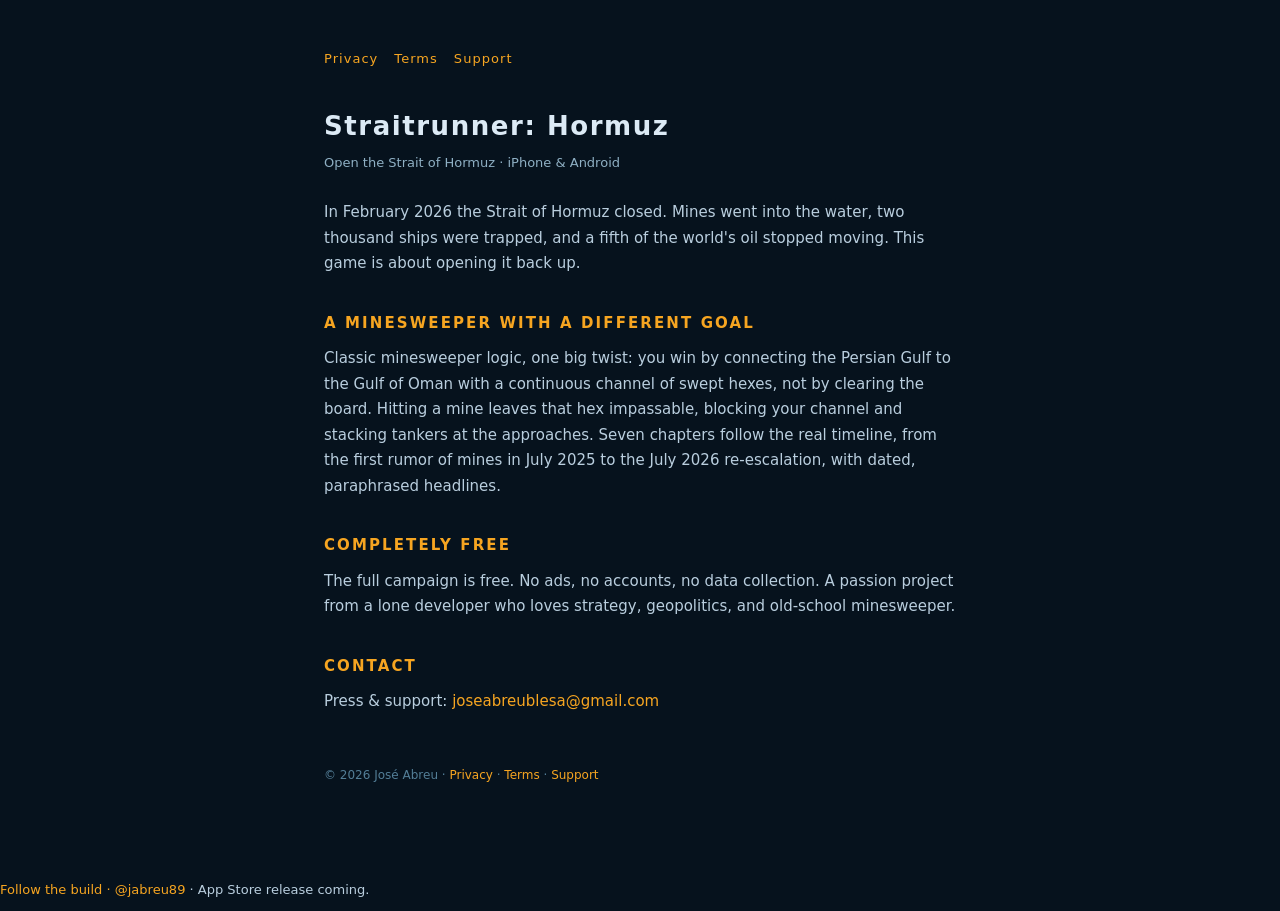
<file: about.html>
<!doctype html>
<html lang="en">
<head>
<meta charset="utf-8">
<meta name="viewport" content="width=device-width, initial-scale=1">
<title>Straitrunner: Hormuz</title>
<link rel="stylesheet" href="style.css">
</head>
<body>
<main>
<nav><a href="privacy.html">Privacy</a><a href="terms.html">Terms</a><a href="support.html">Support</a></nav>
<h1>Straitrunner: Hormuz</h1>
<p class="sub">Open the Strait of Hormuz · iPhone &amp; Android</p>

<p>In February 2026 the Strait of Hormuz closed. Mines went into the water,
two thousand ships were trapped, and a fifth of the world's oil stopped
moving. This game is about opening it back up.</p>

<h2>A minesweeper with a different goal</h2>
<p>Classic minesweeper logic, one big twist: you win by connecting the Persian
Gulf to the Gulf of Oman with a continuous channel of swept hexes, not by
clearing the board. Hitting a mine leaves that hex impassable, blocking your channel
and stacking tankers at the approaches. Seven chapters follow the real timeline, from the first
rumor of mines in July 2025 to the July 2026 re-escalation, with dated, paraphrased headlines.</p>

<h2>Completely free</h2>
<p>The full campaign is free. No ads, no accounts, no data collection. A
passion project from a lone developer who loves strategy, geopolitics, and
old-school minesweeper.</p>

<h2>Contact</h2>
<p>Press &amp; support: <a href="mailto:joseabreublesa@gmail.com">joseabreublesa@gmail.com</a></p>

<footer>© 2026 José Abreu · <a href="privacy.html">Privacy</a> · <a href="terms.html">Terms</a> · <a href="support.html">Support</a></footer>
</main>
<p style="margin-top:14px;font-size:13px"><a href="https://x.com/jabreu89">Follow the build · @jabreu89</a> · App Store release coming.</p>
</body>
</html>
</file>
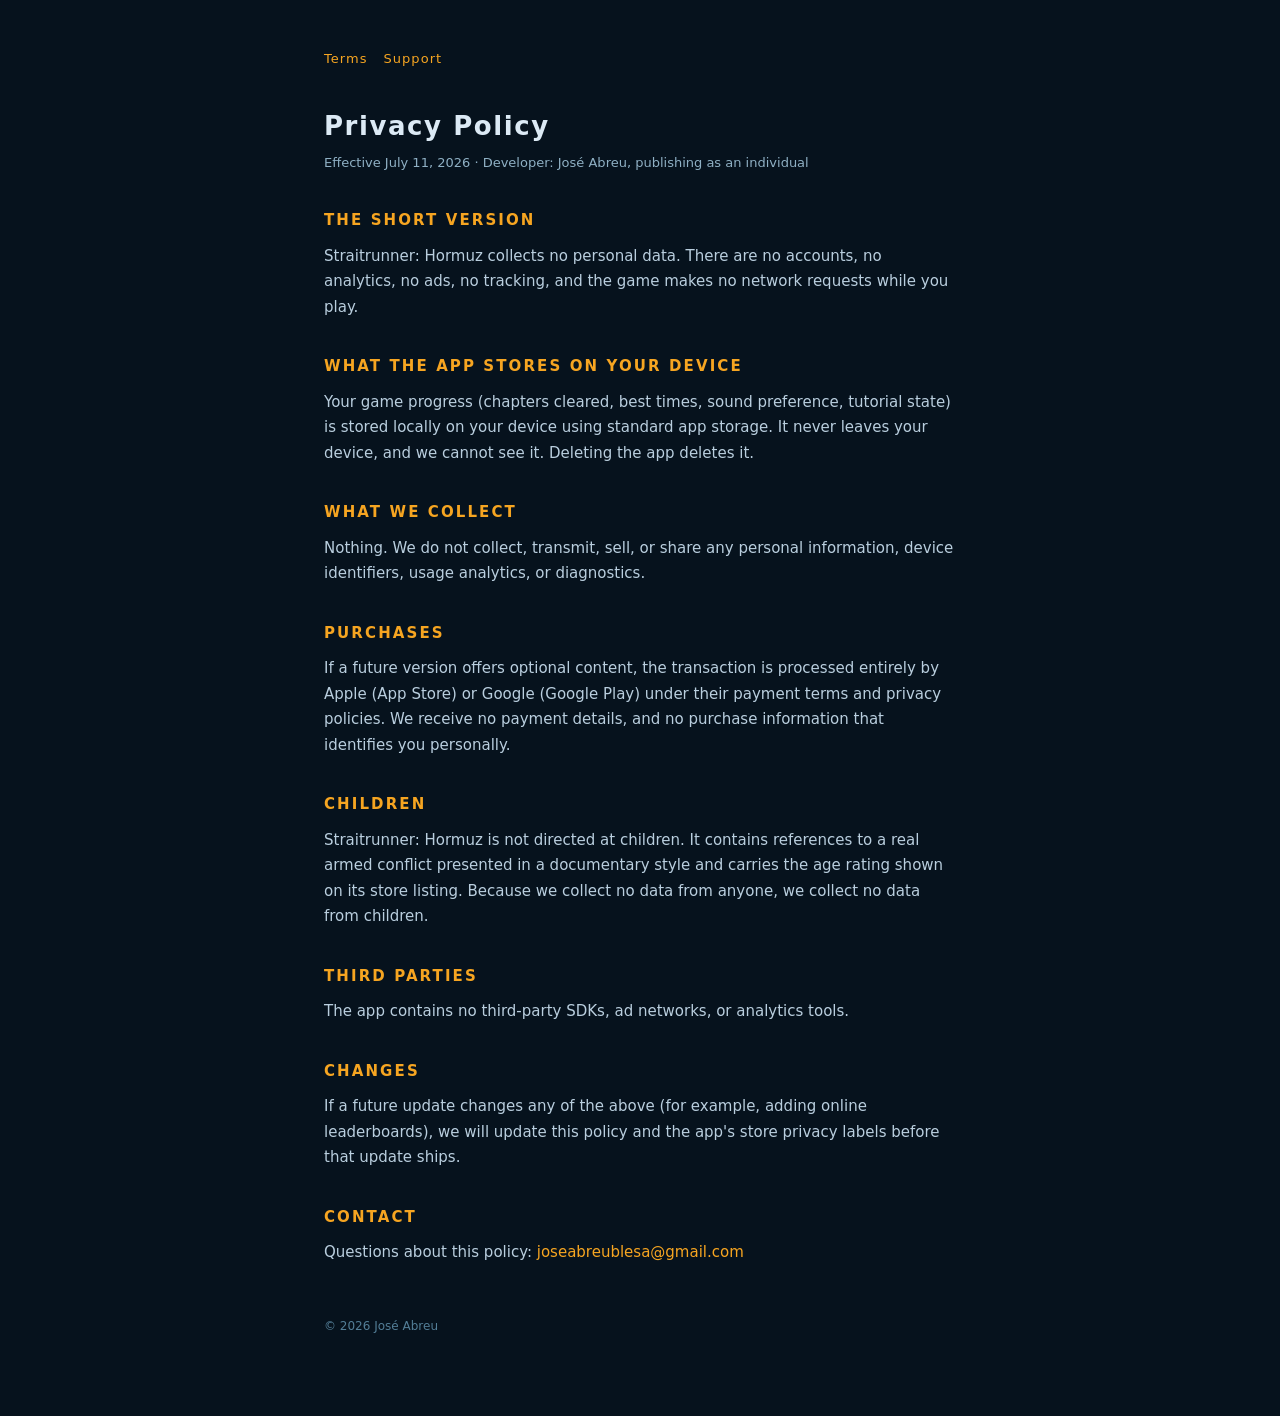
<file: privacy.html>
<!doctype html>
<html lang="en">
<head>
<meta charset="utf-8">
<meta name="viewport" content="width=device-width, initial-scale=1">
<title>Privacy Policy · Straitrunner: Hormuz</title>
<link rel="stylesheet" href="style.css">
</head>
<body>
<main>
<nav><a href="terms.html">Terms</a><a href="support.html">Support</a></nav>
<h1>Privacy Policy</h1>
<p class="sub">Effective July 11, 2026 · Developer: José Abreu, publishing as an individual</p>

<h2>The short version</h2>
<p>Straitrunner: Hormuz collects no personal data. There are no accounts, no
analytics, no ads, no tracking, and the game makes no network requests while
you play.</p>

<h2>What the app stores on your device</h2>
<p>Your game progress (chapters cleared, best times, sound preference,
tutorial state) is stored locally on your device using standard app storage.
It never leaves your device, and we cannot see it. Deleting the app deletes it.</p>

<h2>What we collect</h2>
<p>Nothing. We do not collect, transmit, sell, or share any personal
information, device identifiers, usage analytics, or diagnostics.</p>

<h2>Purchases</h2>
<p>If a future version offers optional content, the transaction is processed
entirely by Apple (App Store) or Google (Google Play) under their payment
terms and privacy policies. We receive no payment details, and no purchase
information that identifies you personally.</p>

<h2>Children</h2>
<p>Straitrunner: Hormuz is not directed at children. It contains references to a
real armed conflict presented in a documentary style and carries the age
rating shown on its store listing. Because we collect no data from anyone, we
collect no data from children.</p>

<h2>Third parties</h2>
<p>The app contains no third-party SDKs, ad networks, or analytics tools.</p>

<h2>Changes</h2>
<p>If a future update changes any of the above (for example, adding online
leaderboards), we will update this policy and the app's store privacy labels
before that update ships.</p>

<h2>Contact</h2>
<p>Questions about this policy: <a href="mailto:joseabreublesa@gmail.com">joseabreublesa@gmail.com</a></p>

<footer>© 2026 José Abreu</footer>
</main>
</body>
</html>
</file>
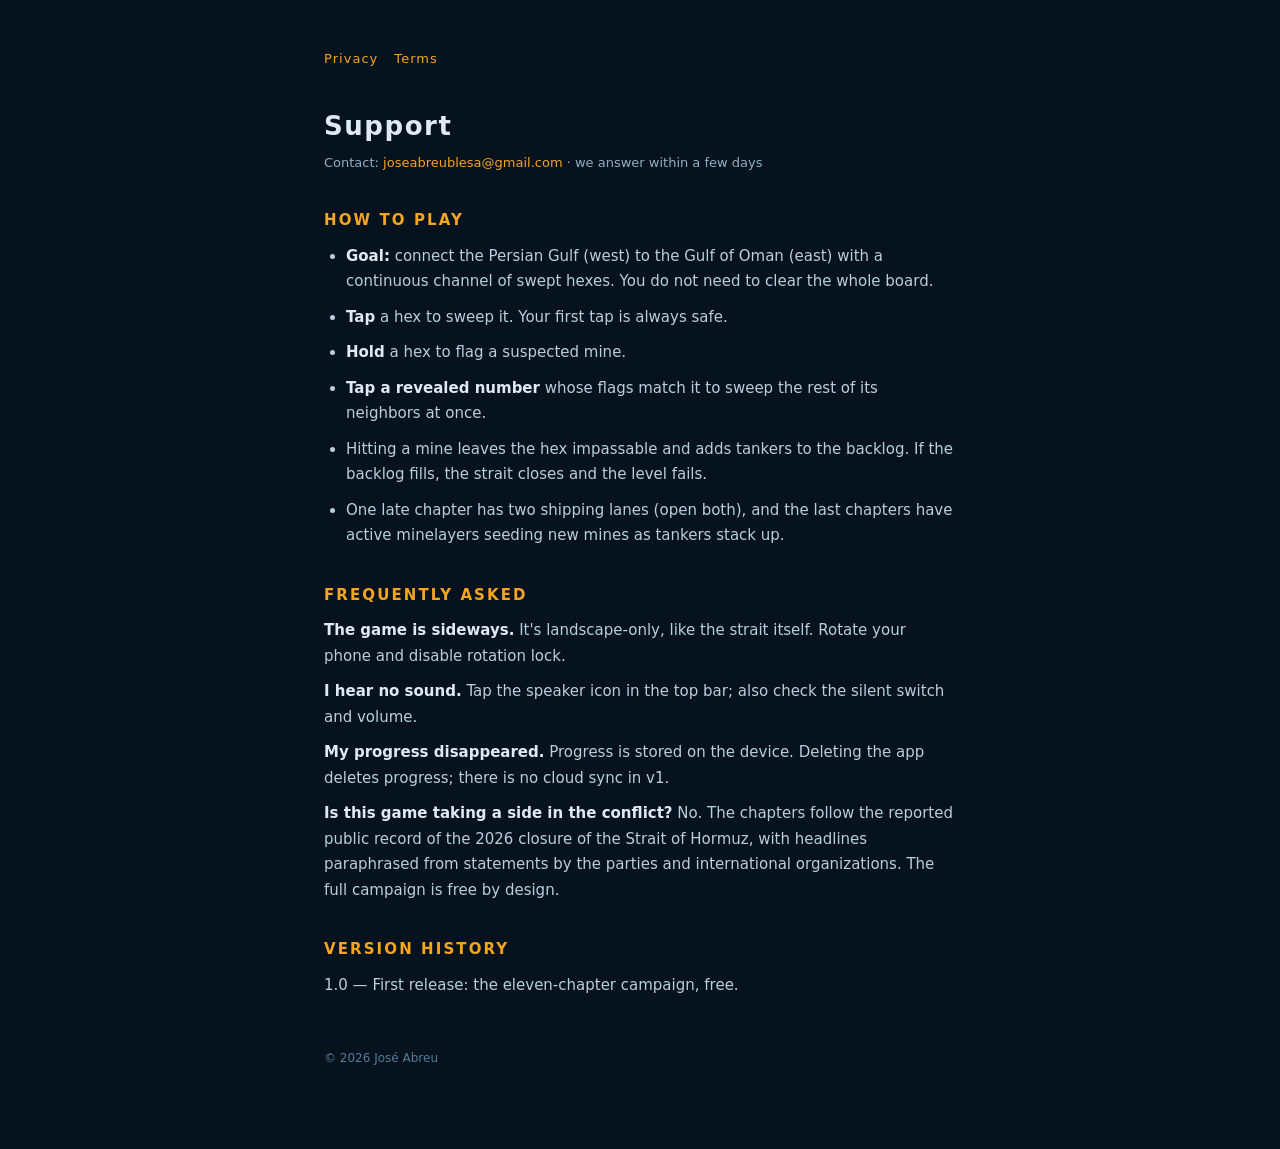
<file: support.html>
<!doctype html>
<html lang="en">
<head>
<meta charset="utf-8">
<meta name="viewport" content="width=device-width, initial-scale=1">
<title>Support · Straitrunner: Hormuz</title>
<link rel="stylesheet" href="style.css">
</head>
<body>
<main>
<nav><a href="privacy.html">Privacy</a><a href="terms.html">Terms</a></nav>
<h1>Support</h1>
<p class="sub">Contact: <a href="mailto:joseabreublesa@gmail.com">joseabreublesa@gmail.com</a> · we answer within a few days</p>

<h2>How to play</h2>
<ul>
<li><b>Goal:</b> connect the Persian Gulf (west) to the Gulf of Oman (east)
with a continuous channel of swept hexes. You do not need to clear the whole
board.</li>
<li><b>Tap</b> a hex to sweep it. Your first tap is always safe.</li>
<li><b>Hold</b> a hex to flag a suspected mine.</li>
<li><b>Tap a revealed number</b> whose flags match it to sweep the rest of its
neighbors at once.</li>
<li>Hitting a mine leaves the hex impassable and adds tankers to the backlog.
If the backlog fills, the strait closes and the level fails.</li>
<li>One late chapter has two shipping lanes (open both), and the last chapters have active minelayers seeding new mines as tankers stack up.</li>
</ul>

<h2>Frequently asked</h2>
<p><b>The game is sideways.</b> It's landscape-only, like the strait itself.
Rotate your phone and disable rotation lock.</p>
<p><b>I hear no sound.</b> Tap the speaker icon in the top bar; also check the
silent switch and volume.</p>
<p><b>My progress disappeared.</b> Progress is stored on the device. Deleting
the app deletes progress; there is no cloud sync in v1.</p>
<p><b>Is this game taking a side in the conflict?</b> No. The chapters follow the
reported public record of the 2026 closure of the Strait of Hormuz, with
headlines paraphrased from statements by the parties and international
organizations. The full campaign is free by design.</p>

<h2>Version history</h2>
<p>1.0 — First release: the eleven-chapter campaign, free.</p>

<footer>© 2026 José Abreu</footer>
</main>
</body>
</html>
</file>
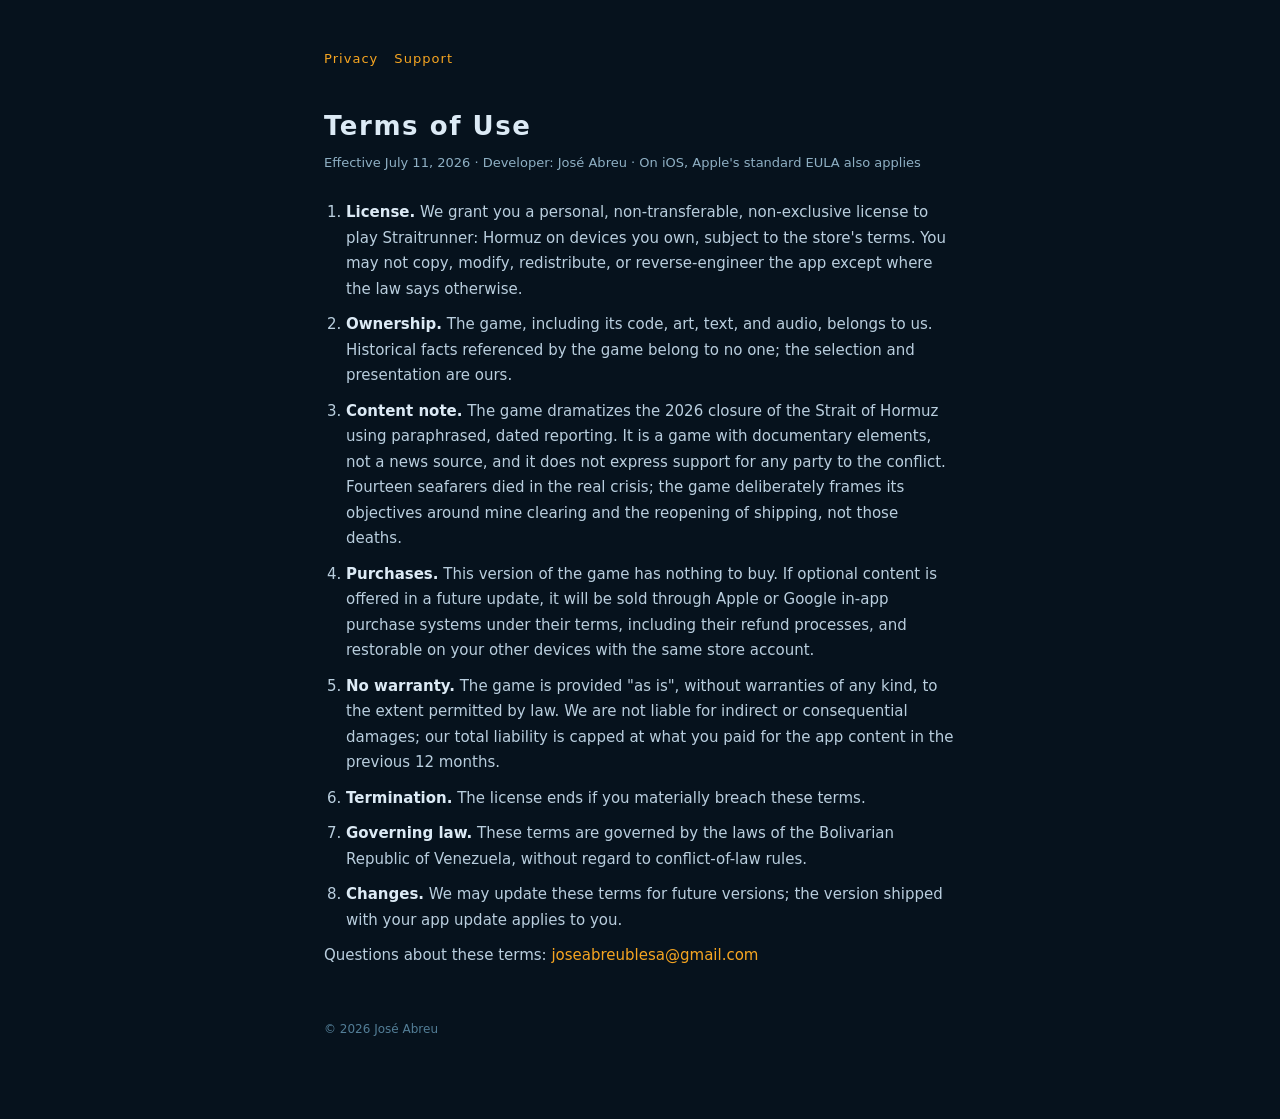
<file: terms.html>
<!doctype html>
<html lang="en">
<head>
<meta charset="utf-8">
<meta name="viewport" content="width=device-width, initial-scale=1">
<title>Terms of Use · Straitrunner: Hormuz</title>
<link rel="stylesheet" href="style.css">
</head>
<body>
<main>
<nav><a href="privacy.html">Privacy</a><a href="support.html">Support</a></nav>
<h1>Terms of Use</h1>
<p class="sub">Effective July 11, 2026 · Developer: José Abreu · On iOS, Apple's standard EULA also applies</p>

<ol>
<li><b>License.</b> We grant you a personal, non-transferable, non-exclusive
license to play Straitrunner: Hormuz on devices you own, subject to the store's
terms. You may not copy, modify, redistribute, or reverse-engineer the app
except where the law says otherwise.</li>

<li><b>Ownership.</b> The game, including its code, art, text, and audio,
belongs to us. Historical facts referenced by the game belong to no one; the
selection and presentation are ours.</li>

<li><b>Content note.</b> The game dramatizes the 2026 closure of the Strait of
Hormuz using paraphrased, dated reporting. It is a game with documentary
elements, not a news source, and it does not express support for any party to
the conflict. Fourteen seafarers died in the real crisis; the game
deliberately frames its objectives around mine clearing and the reopening of
shipping, not those deaths.</li>

<li><b>Purchases.</b> This version of the game has nothing to buy. If optional
content is offered in a future update, it will be sold through Apple or
Google in-app purchase systems under their terms, including their refund
processes, and restorable on your other devices with the same store
account.</li>

<li><b>No warranty.</b> The game is provided "as is", without warranties of
any kind, to the extent permitted by law. We are not liable for indirect or
consequential damages; our total liability is capped at what you paid for the
app content in the previous 12 months.</li>

<li><b>Termination.</b> The license ends if you materially breach these terms.</li>

<li><b>Governing law.</b> These terms are governed by the laws of the
Bolivarian Republic of Venezuela, without regard to conflict-of-law rules.</li>

<li><b>Changes.</b> We may update these terms for future versions; the version
shipped with your app update applies to you.</li>
</ol>

<p>Questions about these terms: <a href="mailto:joseabreublesa@gmail.com">joseabreublesa@gmail.com</a></p>

<footer>© 2026 José Abreu</footer>
</main>
</body>
</html>
</file>
<file: style.css>
*{margin:0;padding:0;box-sizing:border-box}
body{background:#06121d;color:#dceaf5;font-family:-apple-system,system-ui,"Segoe UI",Roboto,sans-serif;line-height:1.7}
main{max-width:680px;margin:0 auto;padding:48px 24px 80px}
h1{font-size:26px;letter-spacing:.06em;margin-bottom:4px}
h2{font-size:15px;letter-spacing:.14em;text-transform:uppercase;color:#f6a521;margin:34px 0 10px}
p,li{font-size:15px;color:#b9cede;margin-bottom:10px}
ul,ol{padding-left:22px}
a{color:#f6a521;text-decoration:none}
a:hover{text-decoration:underline}
.sub{color:#8fb0c4;font-size:13px;margin-bottom:26px}
nav{margin-bottom:34px;font-size:13px;letter-spacing:.08em}
nav a{margin-right:16px}
b,strong{color:#dceaf5}
footer{margin-top:50px;font-size:12px;color:#537e97}
</file>
